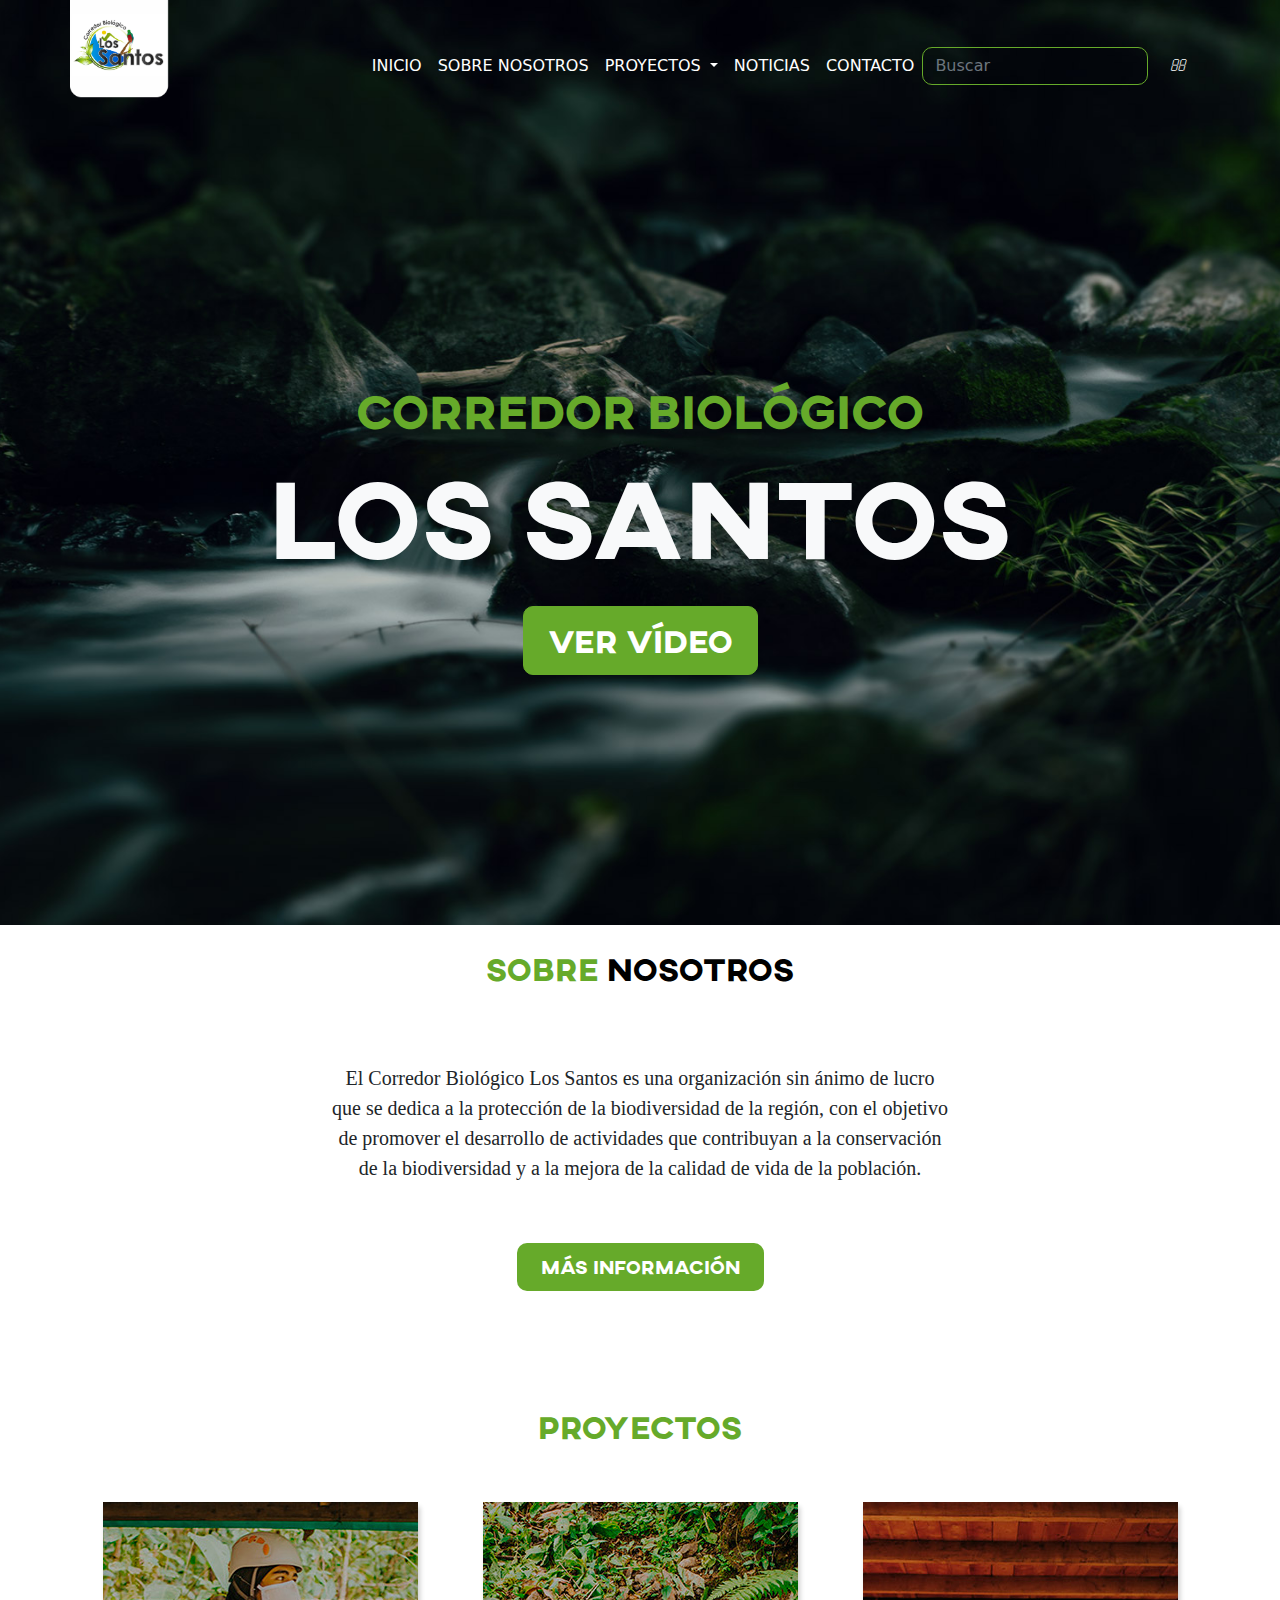
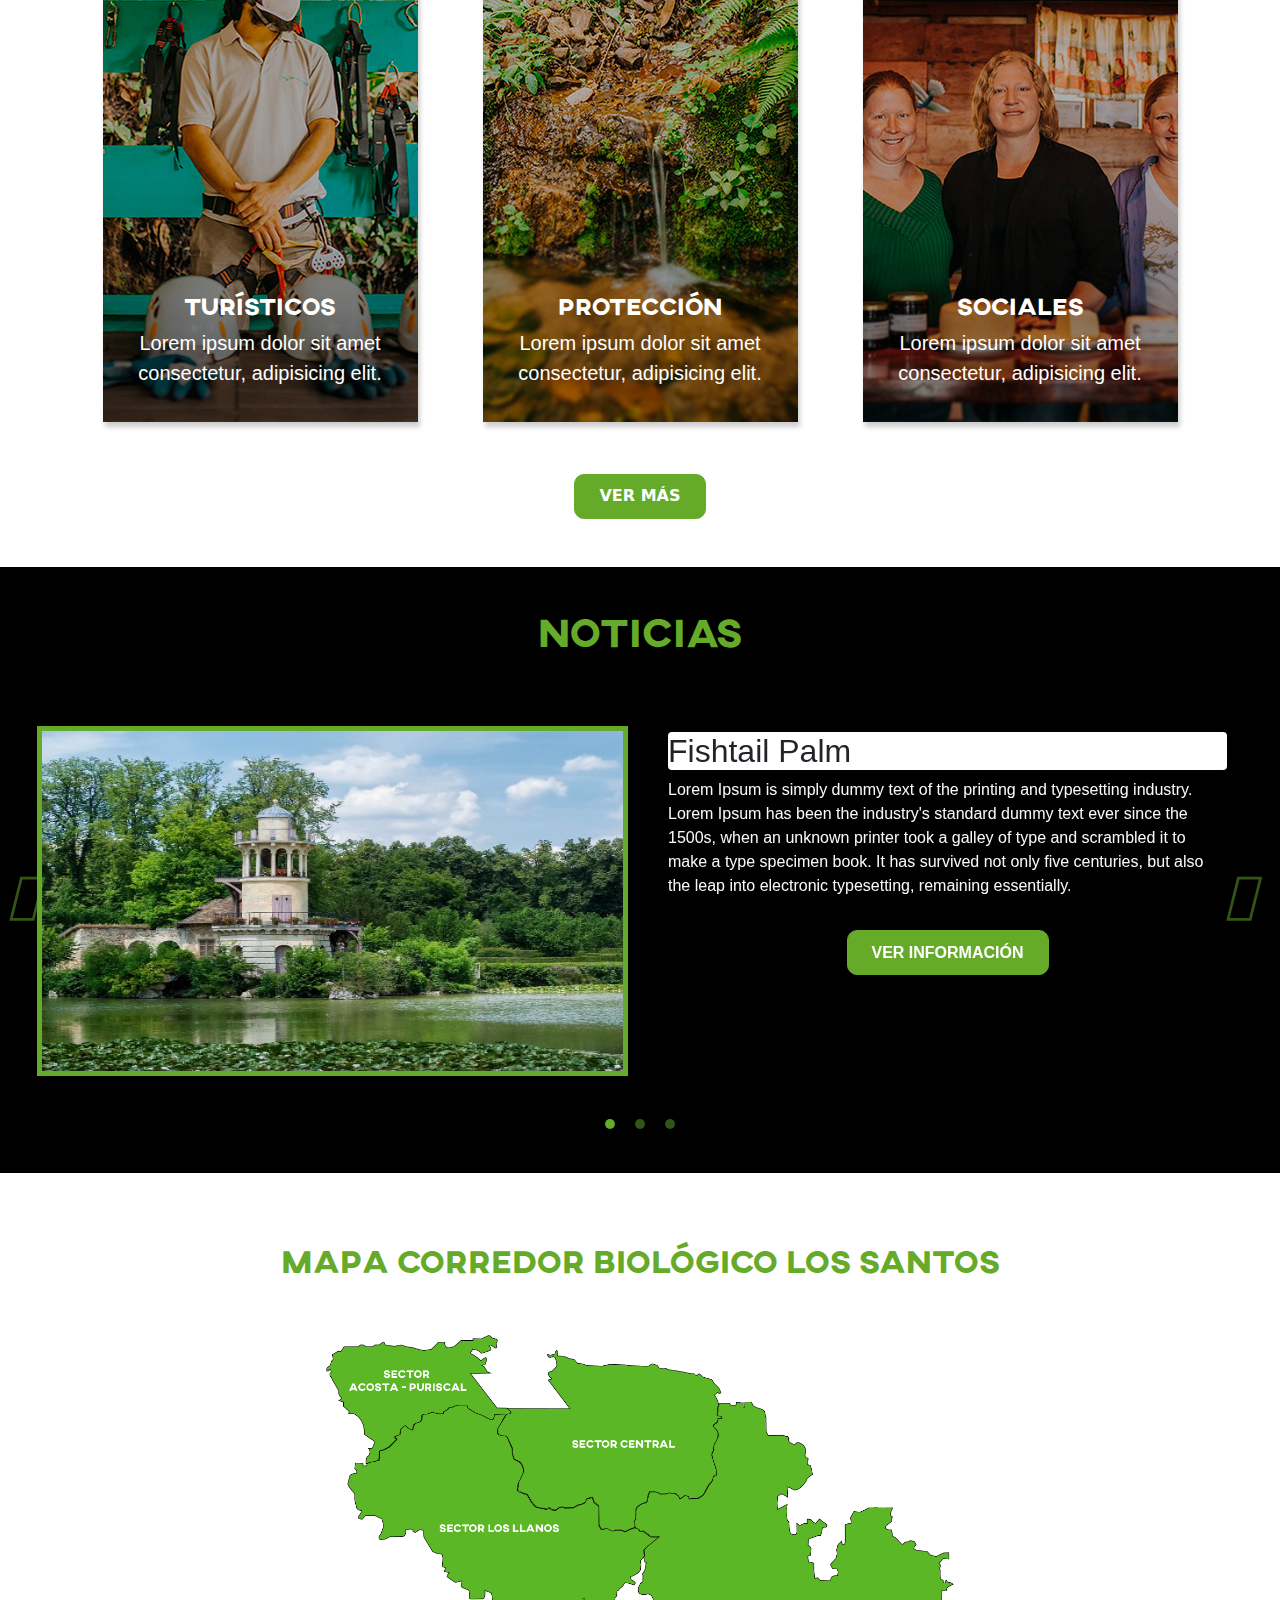
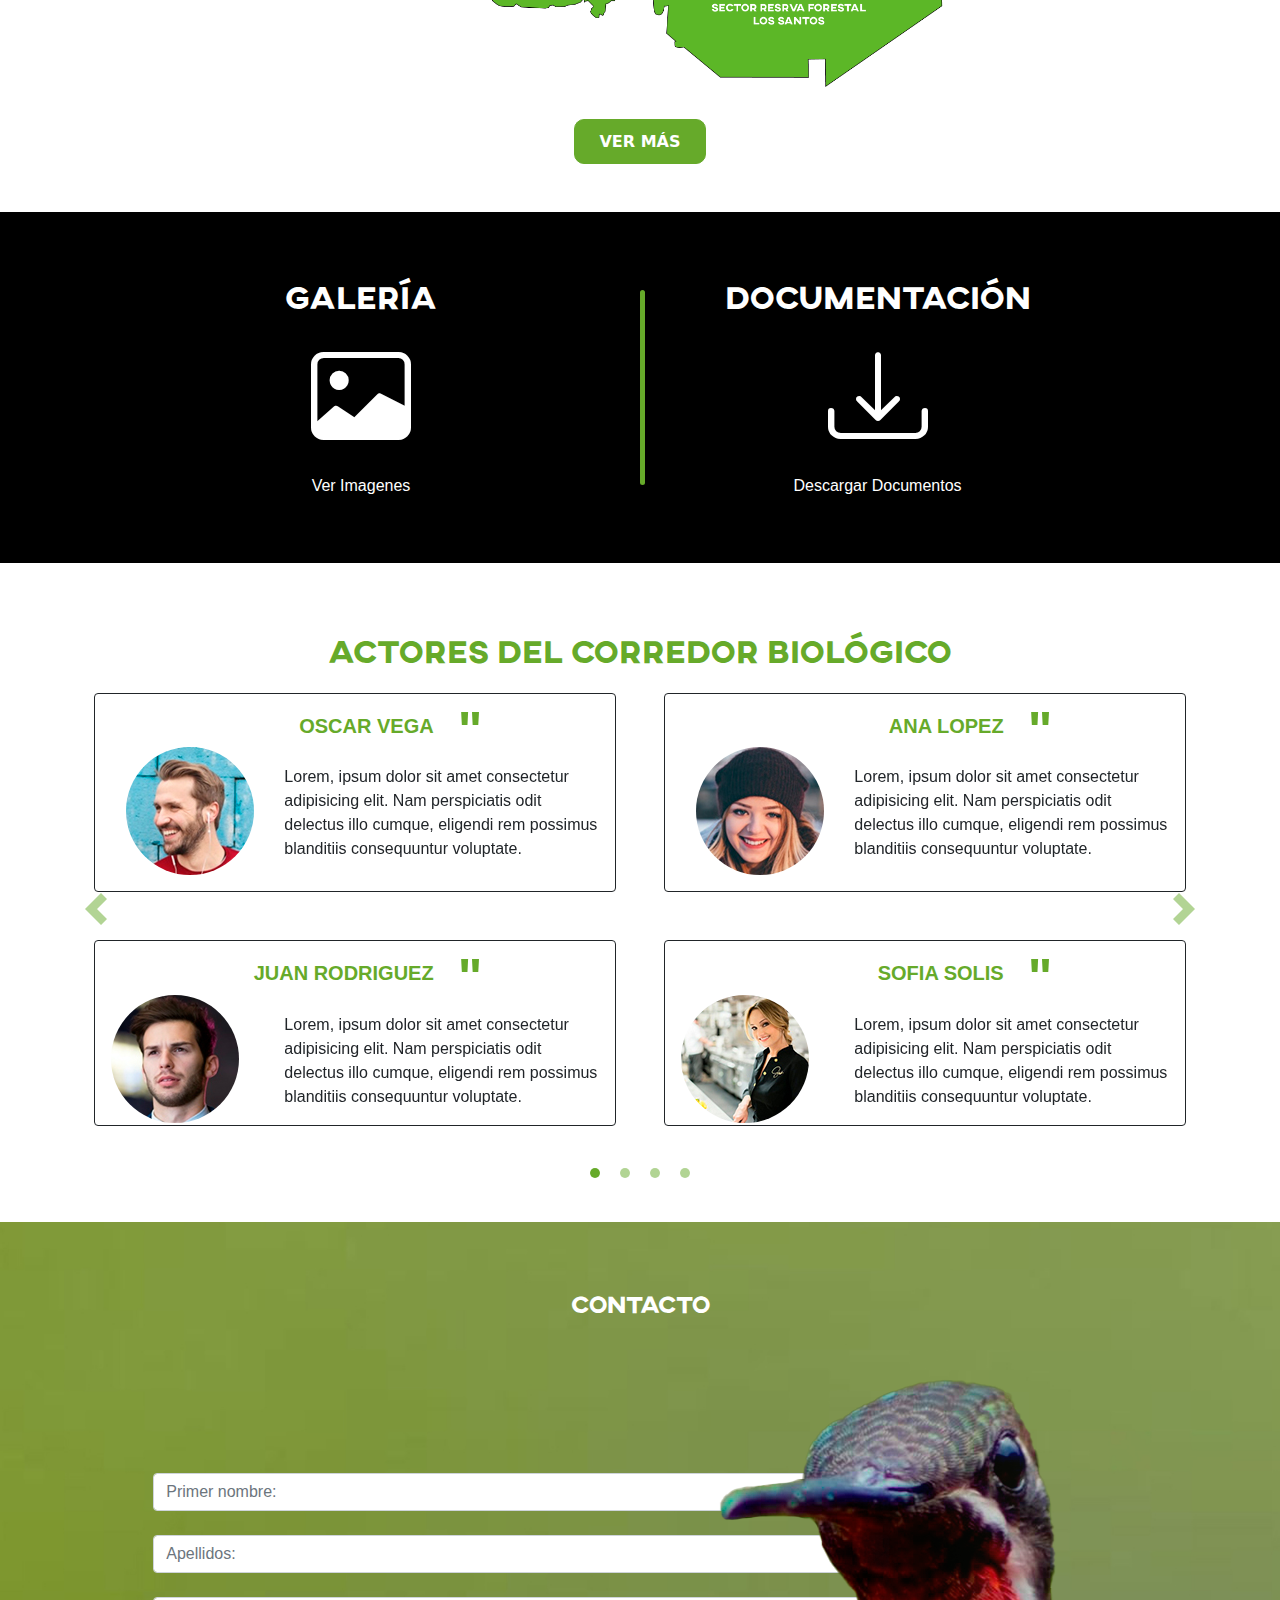
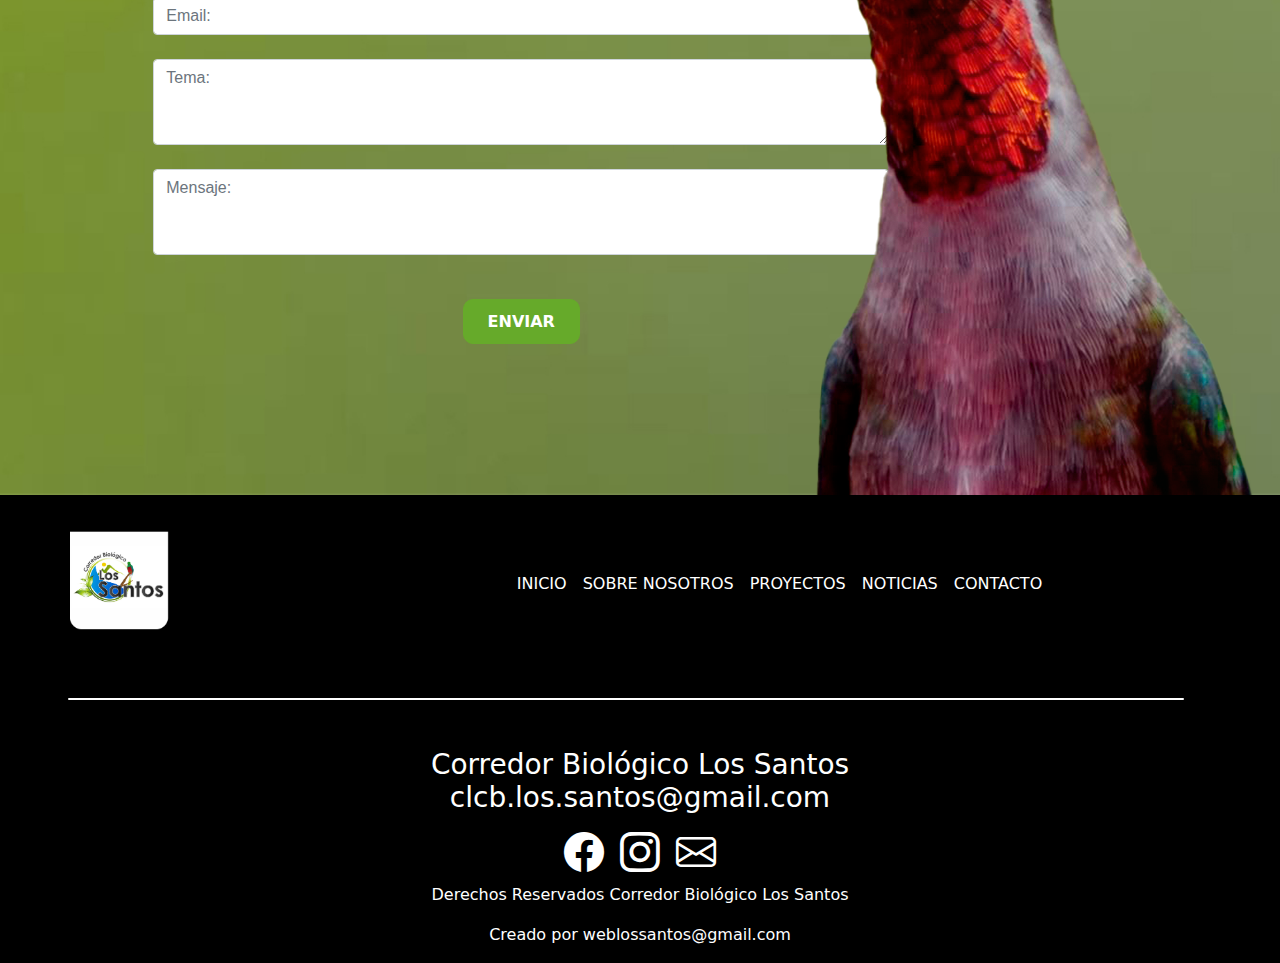
<file: index.html>
<!DOCTYPE html>
<html lang="es">
<head>
  <meta charset="UTF-8">
  <meta http-equiv="X-UA-Compatible" content="IE=edge">
  <meta name="viewport" content="width=device-width, initial-scale=1.0">
  <title>Corredor Biologico Los Santos</title>
  <link rel="icon" type="image/x-icon" href="/img/logo.png">
  <!-- links Bootstrap -->
  <link rel="stylesheet" href="css/bootstrap.css">
  <link rel="stylesheet" href="https://maxcdn.bootstrapcdn.com/font-awesome/4.4.0/css/font-awesome.min.css">
  <link rel="stylesheet" href="https://cdn.jsdelivr.net/npm/bootstrap-icons@1.8.1/font/bootstrap-icons.css">
  <!-- links Fonawesomke -->
  <link rel="stylesheet" href="https://use.fontawesome.com/releases/v5.6.3/css/all.css"
    integrity="sha384-UHRtZLI+pbxtHCWp1t77Bi1L4ZtiqrqD80Kn4Z8NTSRyMA2Fd33n5dQ8lWUE00s/" crossorigin="anonymous">
  <!-- links CSS Style -->
  <link rel="stylesheet" href="css/style.css">
  
</head>
<body>
  <section id="home">
    <nav class="navbar navbar-expand-md navbar-dark">
      <div class="container">
        <a class="navbar-brand" href="#home" id="logo">
          <img src="img/logo.png" alt="" width="80px">
        </a>
        <button class="navbar-toggler" type="button" data-bs-toggle="collapse" data-bs-target="#navbarSupportedContent"
          aria-controls="navbarSupportedContent" aria-expanded="false" aria-label="Toggle navigation">
          <span class="navbar-toggler-icon"></span>
        </button>
        <div class="collapse navbar-collapse" id="navbarSupportedContent">
          <ul class="navbar-nav ms-auto mb-2 mb-lg-0" id="navbarh">
            <li class="nav-item">
              <a class="nav-link active font" aria-current="page" href="#home">INICIO</a>
            </li>
            <li class="nav-item">
              <a class="nav-link active font" href="#sobre-nosotros">SOBRE NOSOTROS</a>
            </li>
            <li class="nav-item dropdown">
              <a class="nav-link active font dropdown-toggle" href="#" id="navbarDropdown" role="button"
                data-bs-toggle="dropdown" aria-expanded="false">
                PROYECTOS
              </a>
              <ul class="dropdown-menu bg-transparent text-dark" aria-labelledby="navbarDropdown" id="navbarProyectos">
                <li><a class="dropdown-item fonts text-light" href="proyectos.html#proyectosTuristicos">TURISTICOS</a></li>
                <li><a class="dropdown-item fonts text-light" href="proyectos.html#proyectosProteccion">PROTECCIÓN</a></li>
                <li><a class="dropdown-item fonts text-light" href="proyectos.html#proyectosSociales">SOCIALES</a></li>
                <li>
                  <hr class="dropdown-divider text-light">
                </li>
                <li><a class="dropdown-item text-light fonts" href="proyectos.html#proyectosEducacion">EDUCACION</a></li>
              </ul>
            </li>
            <li class="nav-item">
              <a class="nav-link active font" href="#noticias">NOTICIAS</a>
            </li>
            <li class="nav-item">
              <a class="nav-link active font" href="#FormularioContacto">CONTACTO</a>
            </li>
          </ul>
          <form class="d-flex">
            <input class="form-control me-2 bg-transparent text-light" type="search" placeholder="Buscar" aria-label="Search"
              id="search">
            <a href="#" class="btn" type="submit" id="lupa"><i class="fas fa-search"></i></a>
          </form>
        </div>
      </div>
    </nav>
    <div class="container-fluid">
      <div class="row text-center align-items-center text-light" id="corredor">
        <div class="col">
          <h1>
            CORREDOR BIOLÓGICO
          </h1>
          <h2>
            LOS SANTOS
          </h2>
          <a href="#" class="btn" id="verVideo"><span>VER VÍDEO</span></a>
          <a href=""><i class="fa-thin fa-baguette"></i></a>
        </div>
      </div>
    </div>
  </section>
  <!-- Inicio de sobre Nosotros -->
  <section id="sobre-nosotros">
    <div class="container-fluid">
      <div class="row justify-content-center text-center">
        <div class="col-12 mt-4 mb-2">
          <h1 class="titulo">Sobre <span class="title-1"> Nosotros</span></h1>
        </div>
        <div class="col-10 col-sm-6">
          <p class="text-justify parrafocbls">
            El Corredor Biológico Los Santos es una organización sin ánimo de lucro que se dedica a la protección
            de la biodiversidad de la región, con el objetivo de promover el desarrollo de actividades que contribuyan
            a la conservación de la biodiversidad y a la mejora de la calidad de vida de la población.
          </p>
          <div class="container">
            <div class="row justify-content-center z-index-1 mt-5">
              <div id="box-text" class="p-0 col-10 col-md-6 col-lg-6 h-75 box-tex m-auto">
                <div class="row justify-content-center text-start">
                  <div class="col-12 col-md-12 p-auto">
                    
                    <p>Las especies necesitan espacios para sobrevivir, las personas requieren lugares para desarrollarse, la relación de estas zonas establece la dinámica del entorno y es ahí donde la conectividad de procesos se fragmenta o se fortifica. Desde su ratificación de gestión en el 2014, El Corredor Biológico Los Santos ha sido un espacio multidisciplinario donde trabajamos para diseñar soluciones y crear alternativas de desarrollo responsable con el ambiental y la sociedad, manteniendo claro el propósito que se establece con la dinámica entre el desarrollo sustentable y social. Nuestra Misión y Visión reflejan a las personas que trabajan juntas por un desarrollo lleno de oportunidades para la Naturaleza y la Humanidad. Formar parte del Corredor Biológico Los Santos es un estilo de vida que requerimos para cultivar el conocimiento.
                    </p>
                  </div>                  
                </div>
              </div>
            </div>
          </div>
          <!-- </p> -->
          <div class="col-12 col-md-12 mb-5">
            <button id="info" class="mas m-auto border-0">Más información</button>
          </div>
          <div class="col-12">
            <i class="bi bi-x-circle mark" id="mark"></i>
          </div>
        </div>
      </div>
    </div>
  </section>
  <!-- Final de Sobre Nosotros -->
  <!-- Inicio de Proyectos -->
  <div id="proyectos" class="bg-white">
    <div class="container mt-5 mb-5">
      <div class="row">
        <div id="tituloProyecto" class="col-12">
          <h2>Proyectos</h2>
        </div>
      </div>
      <div class="row mt-5" id="proyectosh">
        <div class="col-12 col-sm-6 col-md-6 col-lg-4  col-xl-4  d-flex justify-content-center">
          <div class="fotob" style="background-image: url('img/matute.jpg')">
            <div class="textos">
              <h3>TURÍSTICOS</h3>
              <p>Lorem ipsum dolor sit amet consectetur, adipisicing elit.</p>
            </div>
          </div>
        </div>
        <div class="col-12 col-sm-6 col-lg-4 col-xl-4  d-flex justify-content-center">
          <div class="fotob" style="background-image: url('img/proteccion.jpg')">
            <div class="textos">
              <h3>PROTECCIÓN</h3>
              <p>Lorem ipsum dolor sit amet consectetur, adipisicing elit.</p>
            </div>
          </div>
        </div>
        <div class="col-12 col-sm-12 col-md-12 col-lg-4 col-xl-4  d-flex justify-content-center">
          <div class="fotob" style="background-image: url('img/agropecuario.jpg')">
            <div class="textos">
              <h3>SOCIALES</h3>
              <p>Lorem ipsum dolor sit amet consectetur, adipisicing elit.</p>
            </div>
          </div>
        </div>
      </div>
      <div class="row text-center mt-3">
        <div class="col-12">
          <a href="proyectos.html" id="boton">
            <button class="btn  btn-lg fw-bold" id="botonMenu">VER MÁS</button>
          </a>
        </div>
      </div>
    </div>
  </div>
  <!-- Final Proyectos -->
  <!--Seccion Noticias Inicio-->
  <section id="noticias" class="" style="background-color: #000">
        <div class="container-fluid pt-3 pb-5" style="background-color: #000">
            <div id="tituloProyecto">
              <p class="text-center h1  p-1 ">Noticias</p>
            </div>
            <div class="container-fluid py-5" style="background-color: #000"> 
              <div id="carouselExampleIndicators" class="carousel slide" data-bs-ride="carousel">
                <div class="carousel-indicators">
                  <button type="button" data-bs-target="#carouselExampleIndicators" data-bs-slide-to="0" class="active" aria-current="true" aria-label="Slide 1"></button>
                  <button type="button" data-bs-target="#carouselExampleIndicators" data-bs-slide-to="1" aria-label="Slide 2"></button>
                  <button type="button" data-bs-target="#carouselExampleIndicators" data-bs-slide-to="2" aria-label="Slide 3"></button>
                </div>
                <div class="carousel-inner">
                  <div class="carousel-item active">
                  <div class="card container-fluid" style="background-color: #000">
                    <div class="row">
                      <div class="col-12 col-sm-6 ">
                        <img src="img/img1.jpg" alt="" class="img-fluid d-block ms-auto imgslider" id="">
                      </div>
                      <div class="col-12 col-sm-6">
                        <div class="card-body textoderecho">
                          <h2 class="card-title text-dark bg-white rounded">Fishtail Palm</h2>
                          <p class="text-light">Lorem Ipsum is simply dummy text of the printing and typesetting industry. 
                            Lorem Ipsum has been the industry's standard dummy text ever since the 1500s, when an unknown printer 
                            took a galley of type and scrambled it to make a type specimen book. It has survived not only five centuries, 
                            but also the leap into electronic typesetting, remaining essentially.</p>  
                            <div class="mt-3 text-center">
                              <a href="Noticias.html#noticia1" id="boton">
                                <button class="btn btn-lg fw-bold" id="botonMenu">VER INFORMACIÓN</button>
                              </a>
                            </div> 
                        </div>
                      </div>
                    </div>
                  </div>
                  </div>
                  <div class="carousel-item">
                    <div class="card container-fluid" style="background-color: #000">
                      <div class="row ">
                        <div class="col-12 col-sm-6 ">
                          <img src="img/img2.jpg" alt="" class="img-fluid d-block  ms-auto  imgslider" id="" >
                        </div>
                        <div class="col-12 col-sm-6">
                          <div class="card-body  textoderecho"> <!--me-xl-5-->
                            <h2 class="card-title text-dark bg-white rounded">Fishtail Palm</h2>
                            <p class="text-light">Lorem Ipsum is simply dummy text of the printing and typesetting industry. 
                              Lorem Ipsum has been the industry's standard dummy text ever since the 1500s, when an unknown printer 
                              took a galley of type and scrambled it to make a type specimen book. It has survived not only five centuries, 
                              but also the leap into electronic typesetting, remaining essentially.</p>  
                              <div class="mt-3 text-center">
                                <a href="Noticias.html#noticia2" id="boton">
                                  <button class="btn btn-lg fw-bold" id="botonMenu">VER INFORMACIÓN</button>
                                </a>
                              </div> 
                          </div>
                        </div>
                      </div>
                    </div>
                  </div>
                  <div class="carousel-item">
                    <div class="card container-fluid" style="background-color: #000">
                      <div class="row">
                        <div class="col-12 col-sm-6">
                          <img src="img/img3.jpg" alt=""  class="img-fluid d-block  ms-auto imgslider">
                        </div>
                        <div class="col-12 col-sm-6">
                          <div class="card-body textoderecho">
                            <h2 class="card-title text-dark bg-white rounded">Fishtail Palm</h2>
                            <p class="text-light">Lorem Ipsum is simply dummy text of the printing and typesetting industry. 
                              Lorem Ipsum has been the industry's standard dummy text ever since the 1500s, when an unknown printer 
                              took a galley of type and scrambled it to make a type specimen book. It has survived not only five centuries, 
                              but also the leap into electronic typesetting, remaining essentially.</p>  
                              <div class="mt-3 text-center">
                                <a href="Noticias.html#noticia3" id="boton">
                                  <button class="btn btn-lg fw-bold" id="botonMenu">VER INFORMACIÓN</button>
                                </a>
                              </div> 
                          </div>
                        </div>
                      </div>
                    </div>
                  </div>
                </div>
                <button class="carousel-control-prev  justify-content-start" type="button" data-bs-target="#carouselExampleIndicators" data-bs-slide="prev">
                  <span class=""><i class="fas fa-angle-left flechacolor"></i></span>
                  <span class="visually-hidden " >Previous</span>
                </button>
                <button class="carousel-control-next justify-content-end" type="button" data-bs-target="#carouselExampleIndicators" data-bs-slide="next">
                  <span class=""><i class="fas fa-angle-right flechacolor"></i></span>
                  <span class="visually-hidden">Next</span>
                </button>
            </div>
            </div>
        </div>
  </section>
  <!-- FIN DE NOTICIAS -->
  <!-- Inicio Mapas -->
  <div class="bg-white" id="mapas">
  <div class="container-fluid mt-5 mb-5">
    <div class="row mt-5 mb-5">
      <div id="tituloProyecto" class="col-12">
        <h2>Mapa corredor biológico los santos</h2>
      </div>
    </div>
    <div class="row d-flex justify content center" id="mapa">
      <div class="col d-flex justify-content-center">
        <img class="w-50" src="mapas/mapa.png" alt="" class="mw-100">
      </div>
    </div>
    <div class="row text-center mt-3 mb-5">
      <div class="col-12">
        <a href="mapas.html" id="boton">
          <button class="btn  btn-lg fw-bold" id="botonMenu">VER MÁS</button>
        </a>
      </div>
    </div>
  </div>
</div>
<!-- Final Mapas -->
  <!-- seccion Galería y Doc -->
  <section class="SeccionGaleYDoc">
    <div class="container overflow-hidden text-center">
    <div class="row g-0 mt-5 mb-5">
        <div class="col-sm-6 col-md-6">
        <div class="card SeccionGaleYDoc">
            <div class="card-body">
            <h5 class="card-title fs-2 fontSizeGYD">GALERÍA</h5>
            <div class="text-center">
                <p class="card-text circulo mx-auto">
                <a href="galeria.html" class="linkGYD">
                    <i class="bi bi-image icono"></i>
                </a>
                </p>
            </div>
            <a href="galeria.html" class="linkGYD">Ver Imagenes</a>
            </div>
        </div>
        </div>
        <div class="vr d-none d-md-block rounded lineaGYD"></div>
        <div class="col-sm-6 col-md-5">
        <div class="card SeccionGaleYDoc">
            <div class="card-body">
            <h5 class="card-title fs-2 fontSizeGYD">DOCUMENTACIÓN</h5>
            <div class="text-center">
                <p class="card-text circulo mx-auto">
                <a href="documentos.html" target="" class="linkGYD">
                    <i class="bi bi-download icono"></i>
                </a>
                </p>
            </div>
            <a href="documentos.html" target="" class="linkGYD">Descargar
                Documentos</a>
            </div>
        </div>
        </div>
    </div>
    </div>
  </section>
  <!-- Fin Seccion Galeria y Doc -->
  <!-- Inicio Actores - Comentarios -->
  <div id="actores" class="mt-5 mb-5">
    <div class="container pb-5">
        <div class="row">
            <div id="tituloProyecto" class="col-12 mb-3">
                <h2>ACTORES DEL CORREDOR BIOLÓGICO</h2>
            </div>
        </div>
  <div class="container-fluid">
    <div id="carouselExampleIndicators2" class="carousel slide" data-bs-ride="carousel">
        <div class="carousel-indicators">
        <button type="button" data-bs-target="#carouselExampleIndicators2" data-bs-slide-to="0" class="active" aria-current="true" aria-label="Slide 1"></button>
        <button type="button" data-bs-target="#carouselExampleIndicators2" data-bs-slide-to="1" aria-label="Slide 2"></button>
        <button type="button" data-bs-target="#carouselExampleIndicators2" data-bs-slide-to="2" aria-label="Slide 3"></button>
        <button type="button" data-bs-target="#carouselExampleIndicators2" data-bs-slide-to="3" aria-label="Slide 4"></button>
        </div>
        <div class="carousel-inner">
        <div class="carousel-item active">
            <div class="row g-2 g-sm-5">
                <div class="col-12 col-sm-6">
                    <div class="card d-none d-sm-flex bg-white text-dark border-dark">
                        <div class="row">
                            <div class="col-8 text-end">
                                <h3 id="NombreComentario">OSCAR VEGA</h3>
                            </div>
                            <div class="col-4 text-sm-start">
                                <h1 id="ComillasComentario">"</h1>
                            </div>
                        </div>
                        <div class="row g-0 pb-0">
                            <div class="col-sm-4 ps-3 pb-3 text-center">
                                <img src="img/pic-1.jpg" alt="" class="w-100" id="imgComentario">
                            </div>
                            <div class="col-sm-8">
                                <div class="card-body">
                                    <p id="parComentario" class="card-text">Lorem, ipsum dolor sit amet consectetur adipisicing elit. Nam perspiciatis odit delectus illo cumque, eligendi rem possimus blanditiis consequuntur voluptate.</p>
                                </div>
                            </div>
                        </div>
                    </div>
                    <div class="row justify-content-center">
                      <div class="col-10 text-center">
                        <div class="row">
                          <div class="card d-sm-none bg-white text-dark border-dark">
                            <div class="text-center">
                                <h3 id="NombreComentario">OSCAR VEGA</h3>
                            </div>
                            <div class="mt-3 mb-3 text-center">
                              <img src="img/pic-1.jpg" alt="" class="w-100" id="imgComentario">
                            </div>
                            <div class="card-body">
                              <p id="parComentario" class="card-text text-center">Lorem, ipsum dolor sit amet consectetur adipisicing elit. Nam perspiciatis odit delectus illo cumque, eligendi rem possimus blanditiis consequuntur voluptate.</p>
                            </div>
                          </div>
                        </div>
                      </div>
                    </div>
                </div>
                <div class="col-12 col-sm-6">
                    <div class="card d-none d-sm-flex bg-white text-dark border-dark">
                        <div class="row">
                            <div class="col-8 text-end">
                                <h3 id="NombreComentario">ANA LOPEZ</h3>
                            </div>
                            <div class="col-4 text-sm-start">
                                <h1 id="ComillasComentario">"</h1>
                            </div>
                        </div>
                        <div class="row g-0 pb-0">
                            <div class="col-8 col-sm-4 ps-3 pb-3 text-center">
                                <img src="img/pic-2.jpg" alt="" class="w-100" id="imgComentario">
                            </div>
                            <div class="col-sm-8">
                                <div class="card-body">
                                    <p id="parComentario"  class="card-text">Lorem, ipsum dolor sit amet consectetur adipisicing elit. Nam perspiciatis odit delectus illo cumque, eligendi rem possimus blanditiis consequuntur voluptate.</p>
                                </div>
                            </div>
                        </div>
                    </div>
                </div>
                <div class="col-12 col-sm-6 col-xl-6 d-none d-sm-flex">
                    <div class="card bg-white text-dark border-dark">
                        <div class="row">
                            <div class="col-8 text-end">
                                <h3 id="NombreComentario">JUAN RODRIGUEZ</h3>
                            </div>
                            <div class="col-4 text-start">
                                <h1 id="ComillasComentario">"</h1>
                            </div>
                        </div>
                        <div class="row g-0 pb-0">
                            <div class="col-4 ps-3">
                                <img src="img/pic-3.jpg" alt="" class="w-100" id="imgComentario">
                            </div>
                            <div class="col-8">
                                <div class="card-body">
                                    <p id="parComentario" class="card-text">Lorem, ipsum dolor sit amet consectetur adipisicing elit. Nam perspiciatis odit delectus illo cumque, eligendi rem possimus blanditiis consequuntur voluptate.</p>
                                </div>
                            </div>
                        </div>
                    </div>
                </div>
                <div class="col-12 col-sm-6 col-xl-6 d-none d-sm-flex">
                    <div class="card bg-white text-dark border-dark">
                        <div class="row">
                            <div class="col-8 text-end">
                                <h3 id="NombreComentario">SOFIA SOLIS</h3>
                            </div>
                            <div class="col-4 text-start">
                                <h1 id="ComillasComentario">"</h1>
                            </div>
                        </div>
                        <div class="row g-0 pb-0">
                            <div class="col-4 ps-3">
                                <img src="img/3.jpg" alt="" class="w-100" id="imgComentario">
                            </div>
                            <div class="col-8">
                                <div class="card-body">
                                    <p id="parComentario" class="card-text">Lorem, ipsum dolor sit amet consectetur adipisicing elit. Nam perspiciatis odit delectus illo cumque, eligendi rem possimus blanditiis consequuntur voluptate.</p>
                                </div>
                            </div>
                        </div>
                    </div>
                </div>
            </div>
        </div>
        <div class="carousel-item">
            <div class="row g-2 g-sm-5">
                <div class="col-12 col-sm-6">
                    <div class="card d-none d-sm-flex bg-white text-dark border-dark">
                        <div class="row">
                            <div class="col-8 text-end">
                                <h3 id="NombreComentario">PABLO GARCIA</h3>
                            </div>
                            <div class="col-4 text-center text-sm-start">
                                <h1 id="ComillasComentario">"</h1>
                            </div>
                        </div>
                        <div class="row g-0 pb-0">
                            <div class="col-sm-4 ps-3 pb-3 text-center">
                                <img src="img/5.jpg" alt="" class="w-100" id="imgComentario">
                            </div>
                            <div class="col-sm-8">
                                <div class="card-body">
                                    <p id="parComentario" class="card-text">Lorem, ipsum dolor sit amet consectetur adipisicing elit. Nam perspiciatis odit delectus illo cumque, eligendi rem possimus blanditiis consequuntur voluptate.</p>
                                </div>
                            </div>
                        </div>
                    </div>
                    <div class="row justify-content-center">
                      <div class="col-8 text-center">
                        <div class="row">
                          <div class="card d-sm-none bg-white text-dark border-dark">
                            <div class="col-12 text-center">
                              <h3 id="NombreComentario">PABLO GARCIA</h3>
                            </div>
                            <div class="col-12 mt-3 mb-3 text-center">
                              <img src="img/5.jpg" alt="" class="w-100" id="imgComentario">
                            </div>
                            <div class="card-body">
                              <p id="parComentario" class="card-text text-center">Lorem, ipsum dolor sit amet consectetur adipisicing elit. Nam perspiciatis odit delectus illo cumque, eligendi rem possimus blanditiis consequuntur voluptate.</p>
                            </div>
                        </div>
                        </div>
                      </div>
                    </div>
                </div>
                <div class="col-12 col-sm-6">
                    <div class="card d-none d-sm-flex bg-white text-dark border-dark">
                        <div class="row">
                            <div class="col-8 text-end">
                                <h3 id="NombreComentario">MARIA JIMENEZ</h3>
                            </div>
                            <div class="col-4 text-start">
                                <h1 id="ComillasComentario">"</h1>
                            </div>
                        </div>
                        <div class="row g-0 pb-0">
                            <div class="col-8 col-sm-4 ps-3 pb-3 text-center">
                                <img src="img/4.jpg" alt="" class="w-100" id="imgComentario">
                            </div>
                            <div class="col-sm-8">
                                <div class="card-body">
                                    <p id="parComentario"  class="card-text">Lorem, ipsum dolor sit amet consectetur adipisicing elit. Nam perspiciatis odit delectus illo cumque, eligendi rem possimus blanditiis consequuntur voluptate.</p>
                                </div>
                            </div>
                        </div>
                    </div>
                </div>
                <div class="col-12 col-sm-6 col-xl-6 d-none d-sm-flex">
                    <div class="card bg-white text-dark border-dark">
                        <div class="row">
                            <div class="col-8 text-end">
                                <h3 id="NombreComentario">CARLOS ZUÑIGA</h3>
                            </div>
                            <div class="col-4 text-start">
                                <h1 id="ComillasComentario">"</h1>
                            </div>
                        </div>
                        <div class="row g-0 pb-0">
                            <div class="col-4 ps-3">
                                <img src="img/fotoA.jpg" alt="" class="w-100" id="imgComentario">
                            </div>
                            <div class="col-8">
                                <div class="card-body">
                                    <p id="parComentario" class="card-text">Lorem, ipsum dolor sit amet consectetur adipisicing elit. Nam perspiciatis odit delectus illo cumque, eligendi rem possimus blanditiis consequuntur voluptate.</p>
                                </div>
                            </div>
                        </div>
                    </div>
                </div>
                <div class="col-12 col-sm-6 col-xl-6 d-none d-sm-flex">
                    <div class="card bg-white text-dark border-dark">
                        <div class="row">
                            <div class="col-8 text-end">
                                <h3 id="NombreComentario">NATALIA CRUZ</h3>
                            </div>
                            <div class="col-4 text-start">
                                <h1 id="ComillasComentario">"</h1>
                            </div>
                        </div>
                        <div class="row g-0 pb-0">
                            <div class="col-4 ps-3">
                                <img src="img/6.jpg" alt="" class="w-100" id="imgComentario">
                            </div>
                            <div class="col-8">
                                <div class="card-body">
                                    <p id="parComentario" class="card-text">Lorem, ipsum dolor sit amet consectetur adipisicing elit. Nam perspiciatis odit delectus illo cumque, eligendi rem possimus blanditiis consequuntur voluptate.</p>
                                </div>
                            </div>
                        </div>
                    </div>
                </div>
            </div>
        </div>
        <div class="carousel-item">
            <div class="row g-2 g-sm-5">
                <div class="col-12 col-sm-6">
                    <div class="card d-none d-sm-flex bg-white text-dark border-dark">
                        <div class="row">
                            <div class="col-8 text-end">
                                <h3 id="NombreComentario">ANDRES RETANA</h3>
                            </div>
                            <div class="col-4 text-sm-start">
                                <h1 id="ComillasComentario">"</h1>
                            </div>
                        </div>
                        <div class="row g-0 pb-0">
                            <div class="col-sm-4 ps-3 pb-3 text-center">
                                <img src="img/7.jpg" alt="" class="w-100" id="imgComentario">
                            </div>
                            <div class="col-sm-8">
                                <div class="card-body">
                                    <p id="parComentario" class="card-text">Lorem, ipsum dolor sit amet consectetur adipisicing elit. Nam perspiciatis odit delectus illo cumque, eligendi rem possimus blanditiis consequuntur voluptate.</p>
                                </div>
                            </div>
                        </div>
                    </div>
                    <div class="row justify-content-center">
                      <div class="col-8 text-center">
                        <div class="row">
                          <div class="card d-sm-none bg-white text-dark border-dark">
                            <div class="text-center">
                                <h3 id="NombreComentario">ANDRES RETANA</h3>
                            </div>
                            <div class="mt-3 mb-3 text-center">
                              <img src="img/7.jpg" alt="" class="w-100" id="imgComentario">
                          </div>
                          <div class="card-body">
                            <p id="parComentario" class="card-text text-center">Lorem, ipsum dolor sit amet consectetur adipisicing elit. Nam perspiciatis odit delectus illo cumque, eligendi rem possimus blanditiis consequuntur voluptate.</p>
                          </div>
                        </div>
                        </div>
                    </div>
                    </div>
                </div>
                <div class="col-12 col-sm-6">
                    <div class="card d-none d-sm-flex bg-white text-dark border-dark">
                        <div class="row">
                            <div class="col-8 text-end">
                                <h3 id="NombreComentario">LISA SMITH</h3>
                            </div>
                            <div class="col-4 text-sm-start">
                                <h1 id="ComillasComentario">"</h1>
                            </div>
                        </div>
                        <div class="row g-0 pb-0">
                            <div class="col-8 col-sm-4 ps-3 pb-3 text-center">
                                <img src="img/8.jpg" alt="" class="w-100" id="imgComentario">
                            </div>
                            <div class="col-sm-8">
                                <div class="card-body">
                                    <p id="parComentario"  class="card-text">Lorem, ipsum dolor sit amet consectetur adipisicing elit. Nam perspiciatis odit delectus illo cumque, eligendi rem possimus blanditiis consequuntur voluptate.</p>
                                </div>
                            </div>
                        </div>
                    </div>
                </div>
                <div class="col-12 col-sm-6 col-xl-6 d-none d-sm-flex">
                    <div class="card bg-white text-dark border-dark">
                        <div class="row">
                            <div class="col-8 text-end">
                                <h3 id="NombreComentario">MAURICIO BLANCO</h3>
                            </div>
                            <div class="col-4 text-start">
                                <h1 id="ComillasComentario">"</h1>
                            </div>
                        </div>
                        <div class="row g-0 pb-0">
                            <div class="col-4 ps-3">
                                <img src="img/9.jpg" alt="" class="w-100" id="imgComentario">
                            </div>
                            <div class="col-8">
                                <div class="card-body">
                                    <p id="parComentario" class="card-text">Lorem, ipsum dolor sit amet consectetur adipisicing elit. Nam perspiciatis odit delectus illo cumque, eligendi rem possimus blanditiis consequuntur voluptate.</p>
                                </div>
                            </div>
                        </div>
                    </div>
                </div>
                <div class="col-12 col-sm-6 col-xl-6 d-none d-sm-flex">
                    <div class="card bg-white text-dark border-dark">
                        <div class="row">
                            <div class="col-8 text-end">
                                <h3 id="NombreComentario">JESSICA MORA</h3>
                            </div>
                            <div class="col-4 text-start">
                                <h1 id="ComillasComentario">"</h1>
                            </div>
                        </div>
                        <div class="row g-0 pb-0">
                            <div class="col-4 ps-3">
                                <img src="img/10.jpg" alt="" class="w-100" id="imgComentario">
                            </div>
                            <div class="col-8">
                                <div class="card-body">
                                    <p id="parComentario" class="card-text">Lorem, ipsum dolor sit amet consectetur adipisicing elit. Nam perspiciatis odit delectus illo cumque, eligendi rem possimus blanditiis consequuntur voluptate.</p>
                                </div>
                            </div>
                        </div>
                    </div>
                </div>
            </div>
        </div>
        <div class="carousel-item">
            <div class="row g-2 g-sm-5">
                <div class="col-12 col-sm-6">
                    <div class="card d-none d-sm-flex bg-white text-dark border-dark">
                        <div class="row">
                            <div class="col-8 text-end">
                                <h3 id="NombreComentario">JORGE UMAÑA</h3>
                            </div>
                            <div class="col-4 text-start">
                                <h1 id="ComillasComentario">"</h1>
                            </div>
                        </div>
                        <div class="row g-0 pb-0">
                            <div class="col-sm-4 ps-3 pb-3 text-center">
                                <img src="img/11.jpg" alt="" class="w-100" id="imgComentario">
                            </div>
                            <div class="col-sm-8">
                                <div class="card-body">
                                    <p id="parComentario" class="card-text">Lorem, ipsum dolor sit amet consectetur adipisicing elit. Nam perspiciatis odit delectus illo cumque, eligendi rem possimus blanditiis consequuntur voluptate.</p>
                                </div>
                            </div>
                        </div>
                    </div>
                    <div class="row justify-content-center">
                      <div class="col-8 text-center">
                        <div class="row">
                          <div class="card d-sm-none bg-white text-dark border-dark">
                            <div class="text-center">
                                <h3 id="NombreComentario">JORGE UMAÑA</h3>
                            </div>
                            <div class="mt-3 mb-3 text-center">
                              <img src="img/11.jpg" alt="" class="w-100" id="imgComentario">
                          </div>
                          <div class="card-body">
                            <p id="parComentario" class="card-text text-center">Lorem, ipsum dolor sit amet consectetur adipisicing elit. Nam perspiciatis odit delectus illo cumque, eligendi rem possimus blanditiis consequuntur voluptate.</p>
                          </div>
                        </div>
                        </div>
                    </div>
                    </div>
                </div>
                <div class="col-12 col-sm-6">
                    <div class="card d-none d-sm-flex bg-white text-dark border-dark">
                        <div class="row">
                            <div class="col-8 text-end">
                                <h3 id="NombreComentario">LUCIA CORDERO</h3>
                            </div>
                            <div class="col-4 text-sm-start">
                                <h1 id="ComillasComentario">"</h1>
                            </div>
                        </div>
                        <div class="row g-0 pb-0">
                            <div class="col-8 col-sm-4 ps-3 pb-3 text-center">
                                <img src="img/12.jpg" alt="" class="w-100" id="imgComentario">
                            </div>
                            <div class="col-sm-8">
                                <div class="card-body">
                                    <p id="parComentario"  class="card-text">Lorem, ipsum dolor sit amet consectetur adipisicing elit. Nam perspiciatis odit delectus illo cumque, eligendi rem possimus blanditiis consequuntur voluptate.</p>
                                </div>
                            </div>
                        </div>
                    </div>
                </div>
                <div class="col-12 col-sm-6 col-xl-6 d-none d-sm-flex">
                    <div class="card bg-white text-dark border-dark">
                        <div class="row">
                            <div class="col-8 text-end">
                                <h3 id="NombreComentario">LUIS MONGE</h3>
                            </div>
                            <div class="col-4 text-start">
                                <h1 id="ComillasComentario">"</h1>
                            </div>
                        </div>
                        <div class="row g-0 pb-0">
                            <div class="col-4 ps-3">
                                <img src="img/13.jpg" alt="" class="w-100" id="imgComentario">
                            </div>
                            <div class="col-8">
                                <div class="card-body">
                                    <p id="parComentario" class="card-text">Lorem, ipsum dolor sit amet consectetur adipisicing elit. Nam perspiciatis odit delectus illo cumque, eligendi rem possimus blanditiis consequuntur voluptate.</p>
                                </div>
                            </div>
                        </div>
                    </div>
                </div>
                <div class="col-12 col-sm-6 col-xl-6 d-none d-sm-flex">
                    <div class="card bg-white text-dark border-dark">
                        <div class="row">
                            <div class="col-8 text-end">
                                <h3 id="NombreComentario">ALEJANDRA ROJAS</h3>
                            </div>
                            <div class="col-4 text-sm-start">
                                <h1 id="ComillasComentario">"</h1>
                            </div>
                        </div>
                        <div class="row g-0 pb-0">
                            <div class="col-4 ps-3">
                                <img src="img/14.jpg" alt="" class="w-100" id="imgComentario">
                            </div>
                            <div class="col-8">
                                <div class="card-body">
                                    <p id="parComentario" class="card-text">Lorem, ipsum dolor sit amet consectetur adipisicing elit. Nam perspiciatis odit delectus illo cumque, eligendi rem possimus blanditiis consequuntur voluptate.</p>
                                </div>
                            </div>
                        </div>
                    </div>
                </div>
            </div>
        </div>
        </div>
        <button class="carousel-control-prev justify-content-start d-grid" type="button" data-bs-target="#carouselExampleIndicators2" data-bs-slide="prev">
        <span class="carousel-control-prev-icon" aria-hidden="true"></span>
        <span class="visually-hidden">Previous</span>
        </button>
        <button class="carousel-control-next justify-content-end d-grid" type="button"   data-bs-target="#carouselExampleIndicators2" data-bs-slide="next">
        <span class="carousel-control-next-icon" aria-hidden="true"></span>
        <span class="visually-hidden">Next</span>
        </button>
    </div>
</div>
</div>
  </div>
  <!-- Final de Actores - Comentarios -->
  <!-- Inicio Formulario -->
  <section class="contact overflow-hidden" id="FormularioContacto">
    <div class="container">
        <div class="row justify-content-center text-center" id="colibi">
            <h2 class="fw-bold text-center py-5" id="tituloH2">Contacto</h2>
            <form action="enviar.php" method="post" class="col-10 m-auto col-sm-10 col-md-8 col-lg-7 col-xl-8 m-auto formulario">
                <div class="mb-4">
                    <input type="text" name="name" class="form-control" id="input1" required placeholder="Primer nombre:">
                </div>
                <div class="mb-4">
                    <input type="text" name="lastname" class="form-control" id="input2" required placeholder="Apellidos:">
                </div>
                <div class="mb-4">
                    <input type="text" name="mail" class="form-control" id="input3" required placeholder="Email:">
                </div>
                <div class="mb-4">
                    <textarea name="tema" class="form-control" id="Textarea1" rows="3" required placeholder="Tema:"></textarea>
                </div>
                <div class="mb-4">
                <textarea name="message" class="form-control" id="Textarea2" rows="3" required placeholder="Mensaje:"></textarea>

                </div>
                <div class="row text-center p-md-1 mt-4 mb-5">
                    <div class="col-12">
                    <a href="#" id="boton">
                            <button type="submit" class="btn  btn-lg fw-bold"   id="botonEnviar">ENVIAR</button>
                        </a>
                    </div>
                </div>
            </form>
            <div class="col-6 col-sm-2 m-auto col-md-2 col-lg-1 col-xl-1 colibrie">
                <img src="img/colibrí-3.png" alt="" class="colibrie-img">
            </div>
        </div>
    </div>
</section>
  <!-- Fin Formulario -->
  <!-- Inicio Footer -->
  <section class="SeccionFoother">
    <div class="container text-center">
      <header class="d-flex flex-wrap align-items-center justify-content-center justify-content-md-between py-4 mb-4">
        <a href="#" class="d-flex align-items-center col-md-3 mb-2 mb-md-0 text-decoration-none">
          <img src="img/logo.png" alt="" id="logo" class="mt-4"  width="80px">
        </a>
        <ul class="nav col-12 col-md-auto mb-2 justify-content-center mb-md-0 mx-auto">
          <li><a href="#home" class="nav-link px-2 link-light textColorLinksFoother">INICIO</a></li>
          <li><a href="#sobre-nosotros" class="nav-link px-2 link-light textColorLinksFoother">SOBRE NOSOTROS</a></li>
          <li><a href="#proyectos" class="nav-link px-2 link-light textColorLinksFoother">PROYECTOS</a></li>
          <li><a href="#noticias" class="nav-link px-2 link-light textColorLinksFoother">NOTICIAS</a></li>
          <li><a href="#FormularioContacto" class="nav-link px-2 link-light textColorLinksFoother">CONTACTO</a></li>
        </ul>        
      </header>
      <div class="vr rounded lineaFooter w-100 mb-5"></div>
    </div>
    <div class="container">
      <div class="d-flex justify-content-center text-center">
        <p class="h3">Corredor Biológico Los Santos <br> clcb.los.santos@gmail.com</p>
      </div>
    </div>
    <div class="d-flex justify-content-center text-center ">
      <a href="https://www.facebook.com/CBLosSantos" class="textColorLinksFoother" target="_blank"
        rel="noopener noreferrer"><i class="bi bi-facebook fs-1 px-2"></i></a>
      <a href="https://www.instagram.com/cbls40/?utm_medium=copy_link" class="textColorLinksFoother" target="_blank"
        rel="noopener noreferrer"><i class="bi bi-instagram fs-1 px-2"></i></i></a>
      <a href="mailto:clcb.los.santos@gmail.com" class="textColorLinksFoother"><i
          class="bi bi-envelope fs-1 px-2"></i></a>
    </div>
    <div class="container">
      <div class="row text-center">
        <div class="col-12">
          <p>Derechos Reservados Corredor Biológico Los Santos</p>
        </div>
        <div class="col-12">
          <p>Creado por weblossantos@gmail.com</p>
        </div>
      </div>
    </div>
    </div>
  </section>
  <!-- Fin Footer -->
  <script src="js/bootstrap.bundle.js"></script>
  <script src="js/script.js"></script>
</body>

</html>
</file>
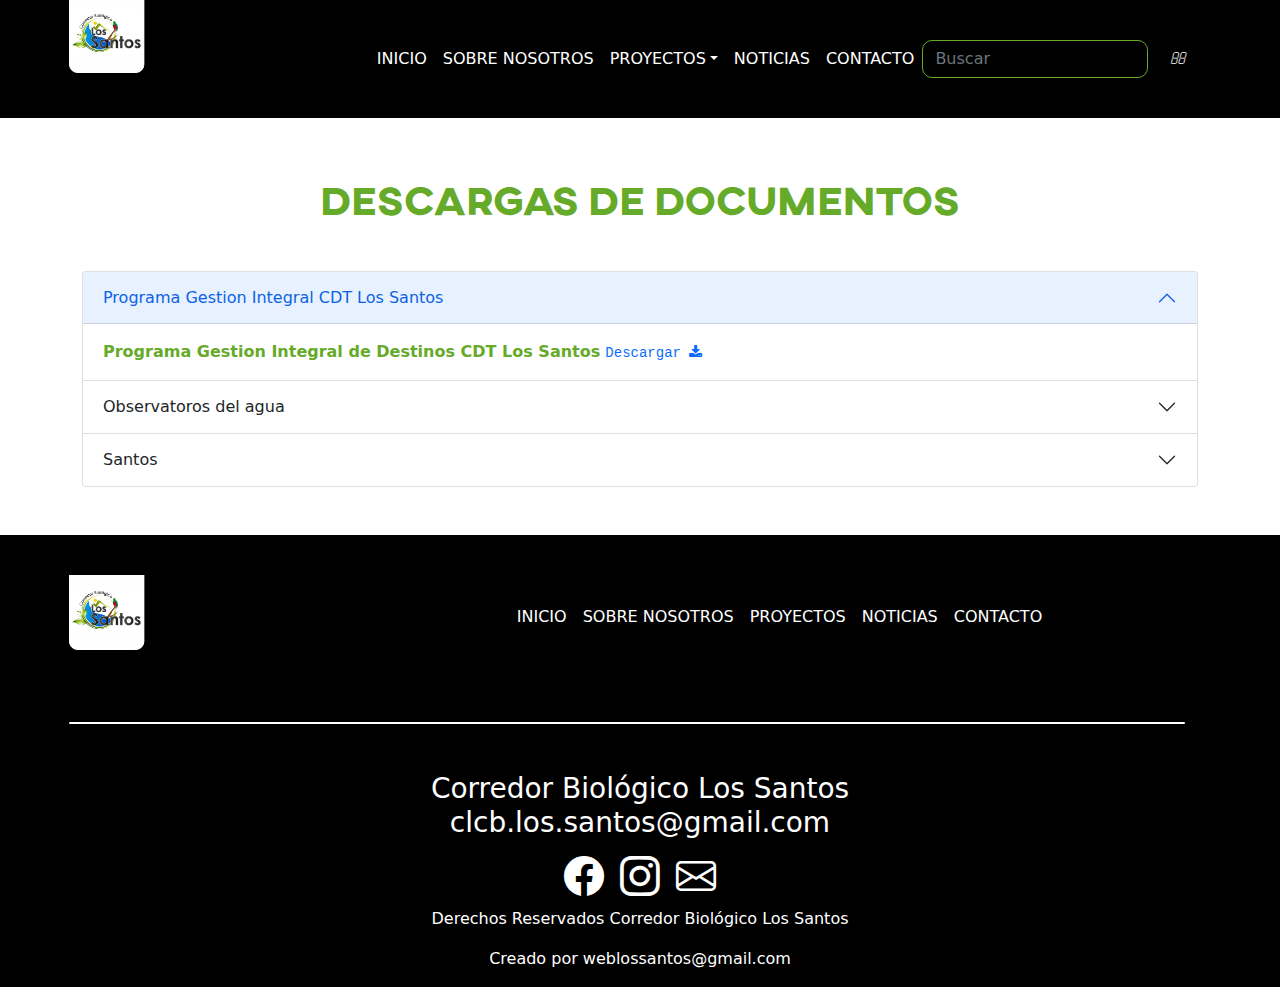
<file: documentos.html>
<!DOCTYPE html>
<html lang="es">
<head>
  <meta charset="UTF-8">
  <meta http-equiv="X-UA-Compatible" content="IE=edge">
  <meta name="viewport" content="width=device-width, initial-scale=1.0">
  <title>Descarga de documentos</title>
  <link rel="icon" type="image/x-icon" href="/img/logo.png">
  <!-- links Bootstrap -->
  <link rel="stylesheet" href="css/bootstrap.css">
  <link rel="stylesheet" href="https://maxcdn.bootstrapcdn.com/font-awesome/4.4.0/css/font-awesome.min.css">
  <link rel="stylesheet" href="https://cdn.jsdelivr.net/npm/bootstrap-icons@1.8.1/font/bootstrap-icons.css">
  <!-- links Fonawesomke -->
  <link rel="stylesheet" href="https://use.fontawesome.com/releases/v5.6.3/css/all.css"
    integrity="sha384-UHRtZLI+pbxtHCWp1t77Bi1L4ZtiqrqD80Kn4Z8NTSRyMA2Fd33n5dQ8lWUE00s/" crossorigin="anonymous">
  <!-- links css -->
  <link rel="stylesheet" href="css/style_documentos.css">
  <!-- link fanciBox -->
  <link rel="stylesheet" href="https://cdn.jsdelivr.net/npm/@fancyapps/ui@4.0/dist/fancybox.css"/>
  <!-- cdn Jquery -->
  <script src="//code.jquery.com/jquery-1.11.1.min.js"></script>
</head>
<body>
  <section id="home">
    <nav class="navbar navbar-expand-md navbar-dark fixed-top" style="background:#000;">
        <div class="container">
            <a class="navbar-brand" href="index.html#home" id="logo">
                <img src="img/logo.png" alt="" width="80px">
            </a>
            <button class="navbar-toggler" type="button" data-bs-toggle="collapse"  data-bs-target="#navbarSupportedContent"
            aria-controls="navbarSupportedContent" aria-expanded="false" aria-label="Toggle navigation">
                <span class="navbar-toggler-icon"></span>
            </button>
            <div class="collapse navbar-collapse" id="navbarSupportedContent">
                <ul class="navbar-nav ms-auto mb-2 mb-lg-0" id="navbarh">
                    <li class="nav-item">
                        <a class="nav-link active font" aria-current="page"    href="index.html#home">INICIO</a>
                    </li>
                    <li class="nav-item">
                        <a class="nav-link active font" href="index.html#sobre-nosotros">SOBRE NOSOTROS</a>
                    </li>
                    <li class="nav-item dropdown">
                        <a class="nav-link active font dropdown-toggle" href="index.html#proyectosh" id="navbarDropdown" role="button"
                        data-bs-toggle="dropdown" aria-expanded="false">PROYECTOS</a>
                        <ul class="dropdown-menu text-dark" aria-labelledby="navbarDropdown" id="navbarProyectos">
                            <li><a class="dropdown-item fonts text-light" href= "proyectos.html#proyectosTuristicos">TURISTICOS</a></li>
                            <li><a class="dropdown-item fonts text-light" href="proyectos.html#proyectosProteccion">PROTECCIÓN</a></li>
                            <li><a class="dropdown-item fonts text-light" href="proyectos.html#proyectosSociales">SOCIALES</a></li>
                            <li>
                                <hr class="dropdown-divider text-light">
                            </li>
                            <li><a class="dropdown-item text-light fonts" href="proyectos.html#proyectosEducacion">EDUCACION</a></li>
                        </ul>
                    </li>
                    <li class="nav-item">
                        <a class="nav-link active font" href="index.html#noticias">NOTICIAS</a>
                    </li>
                    <li class="nav-item">
                        <a class="nav-link active font" href="index.html#FormularioContacto">CONTACTO</a>
                    </li>
                </ul>
                <form class="d-flex">
                    <input class="form-control me-2 bg-transparent text-light" type="search" placeholder="Buscar" aria-label="Search"
                    id="search">
                    <a href="#" class="btn" type="submit" id="lupa"><i class="fas fa-search"></i></a>
                </form>
            </div>
        </div>
    </nav>
</section>
  <section class="sectionDocument mb-5">
    <h1> descargas de documentos</h1>
    <div class="container mt-5">
      <div class="accordion" id="accordionPanelsStayOpenExample">
        <div class="accordion-item">
          <h2 class="accordion-header" id="panelsStayOpen-headingOne">
            <button class="accordion-button" type="button" data-bs-toggle="collapse" data-bs-target="#panelsStayOpen-collapseOne" aria-expanded="true" aria-controls="panelsStayOpen-collapseOne">
              Programa Gestion Integral CDT Los Santos
            </button>
          </h2>
          <div id="panelsStayOpen-collapseOne" class="accordion-collapse collapse show" aria-labelledby="panelsStayOpen-headingOne">
            <div class="accordion-body">
              <strong>Programa Gestion Integral de Destinos CDT Los Santos</strong>
              <code>
                <a href="img/pdf/Observatorios_del_agua_en_Corredor_Biológico_Los_Santos.pdf" target="_blank" class="linkDocument text-decoration-none">
                Descargar 
                <i class="fa fa-download" aria-hidden="true"></i>
                </a>
              </code>
            </div>
          </div>
        </div>
        <div class="accordion-item">
          <h2 class="accordion-header" id="panelsStayOpen-headingTwo">
            <button class="accordion-button collapsed" type="button" data-bs-toggle="collapse" data-bs-target="#panelsStayOpen-collapseTwo" aria-expanded="false" aria-controls="panelsStayOpen-collapseTwo">
              Observatoros del agua
            </button>
          </h2>
          <div id="panelsStayOpen-collapseTwo" class="accordion-collapse collapse" aria-labelledby="panelsStayOpen-headingTwo">
            <div class="accordion-body">
              <strong>Observatorios Ciudadanos del Agua en el Corredor Biológico Los Santos</strong>
              <code>
                <a href="img/pdf/Observatorios_del_agua_en_Corredor_Biológico_Los_Santos.pdf" target="_blank" class="linkDocument text-decoration-none">
                  Descargar 
                  <i class="fa fa-download" aria-hidden="true"></i>
                </a>
              </code>
            </div>
          </div>
        </div>
        <div class="accordion-item">
          <h2 class="accordion-header" id="panelsStayOpen-headingThree">
            <button class="accordion-button collapsed" type="button" data-bs-toggle="collapse" data-bs-target="#panelsStayOpen-collapseThree" aria-expanded="false" aria-controls="panelsStayOpen-collapseThree">
              Santos
            </button>
          </h2>
          <div id="panelsStayOpen-collapseThree" class="accordion-collapse collapse" aria-labelledby="panelsStayOpen-headingThree">
            <div class="accordion-body">
              <strong>Guía Turística Cultural de Los Santos</strong>
              <code>
                <a href="img/pdf/SANTOS.pdf" target="_blank" class="linkDocument text-decoration-none">
                  Descargar
                  <i class="fa fa-download" aria-hidden="true"></i>          
                </a>
              </code>
            </div>
          </div>
        </div>
      </div>
    </div>
  </section>
  
  <!-- Inicio Footer -->
  <section class="SectionFoother">
    <div class="container">
      <header class="d-flex flex-wrap align-items-center justify-content-center justify-content-md-between py-3 mb-4">
        <a href="#" class="d-flex align-items-center col-md-3 mb-2 mb-md-0 text-decoration-none">
          <img src="img/logo.png" alt="" id="logo"  class="mt-4" width="80px">
        </a>
        <ul class="nav col-12 col-md-auto mb-2 justify-content-center mb-md-0 mx-auto">
          <li><a href="index.html#home" class="nav-link px-2 link-light textColorLinksFoother">INICIO</a></li>
          <li><a href="index.html#sobre-nosotros" class="nav-link px-2 link-light textColorLinksFoother">SOBRE NOSOTROS</a></li>
          <li><a href="index.html#proyectos" class="nav-link px-2 link-light textColorLinksFoother">PROYECTOS</a></li>
          <li><a href="index.html#noticias" class="nav-link px-2 link-light textColorLinksFoother">NOTICIAS</a></li>
          <li><a href="index.html#FormularioContacto" class="nav-link px-2 link-light textColorLinksFoother">CONTACTO</a></li>
        </ul>
      </header>
      <div class="vr rounded footerLine w-100 mb-5"></div>
    </div>
    <div class="container">
      <div class="d-flex justify-content-center text-center">
        <p class="h3">Corredor Biológico Los Santos <br> clcb.los.santos@gmail.com</p>
      </div>
    </div>
    <div class="d-flex justify-content-center text-center ">
      <a href="https://www.facebook.com/CBLosSantos" class="textColorLinksFoother" target="_blank"
        rel="noopener noreferrer"><i class="bi bi-facebook fs-1 px-2"></i></a>
      <a href="https://www.instagram.com/cbls40/?utm_medium=copy_link" class="textColorLinksFoother" target="_blank"
        rel="noopener noreferrer"><i class="bi bi-instagram fs-1 px-2"></i></i></a>
      <a href="mailto:clcb.los.santos@gmail.com" class="textColorLinksFoother"><i
          class="bi bi-envelope fs-1 px-2"></i></a>
    </div>
    <div class="container">
      <div class="row text-center">
        <div class="col-12">
          <p>Derechos Reservados Corredor Biológico Los Santos</p>
        </div>
        <div class="col-12">
          <p>Creado por weblossantos@gmail.com</p>
        </div>
      </div>
    </div>
    </div>
  </section>
  <!-- Fin Footer -->
  <!-- script Js Bootstrap-->
  <script src="js/bootstrap.bundle.js"></script>
</body>

</html>
</file>
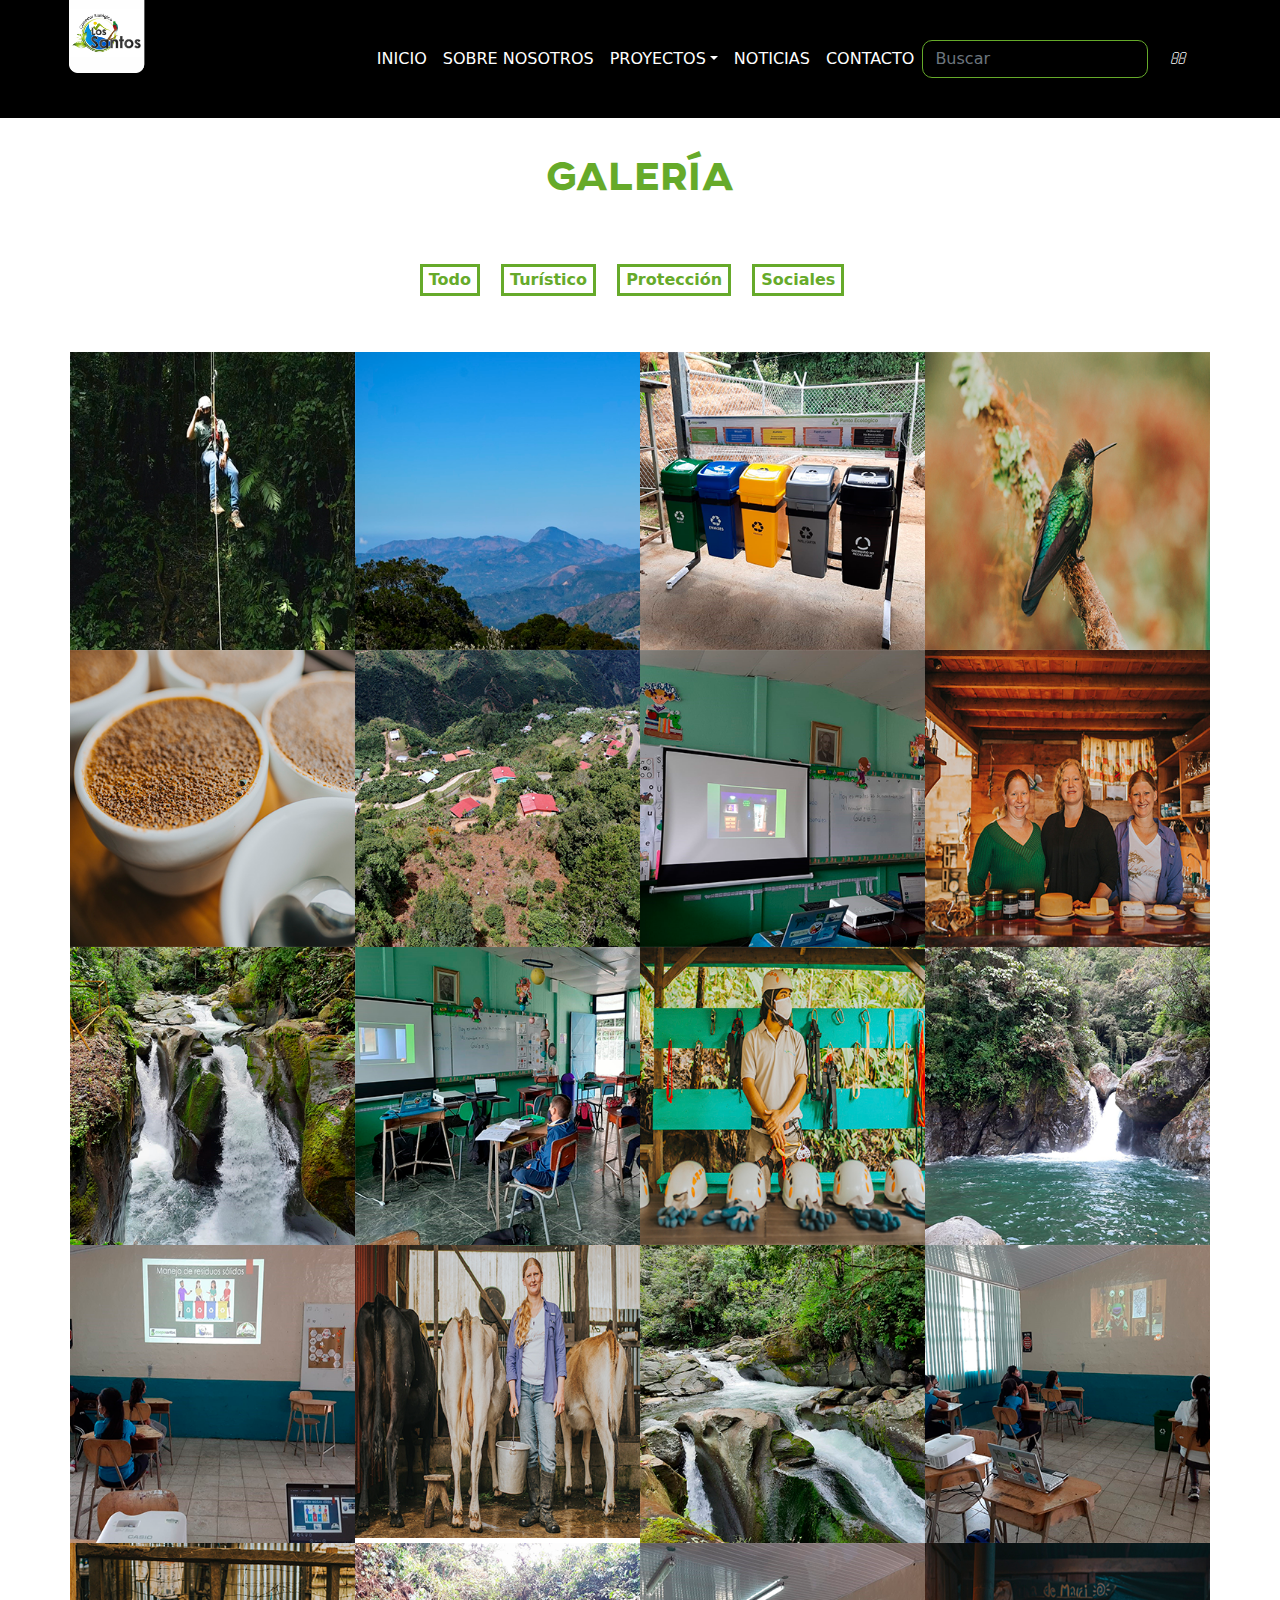
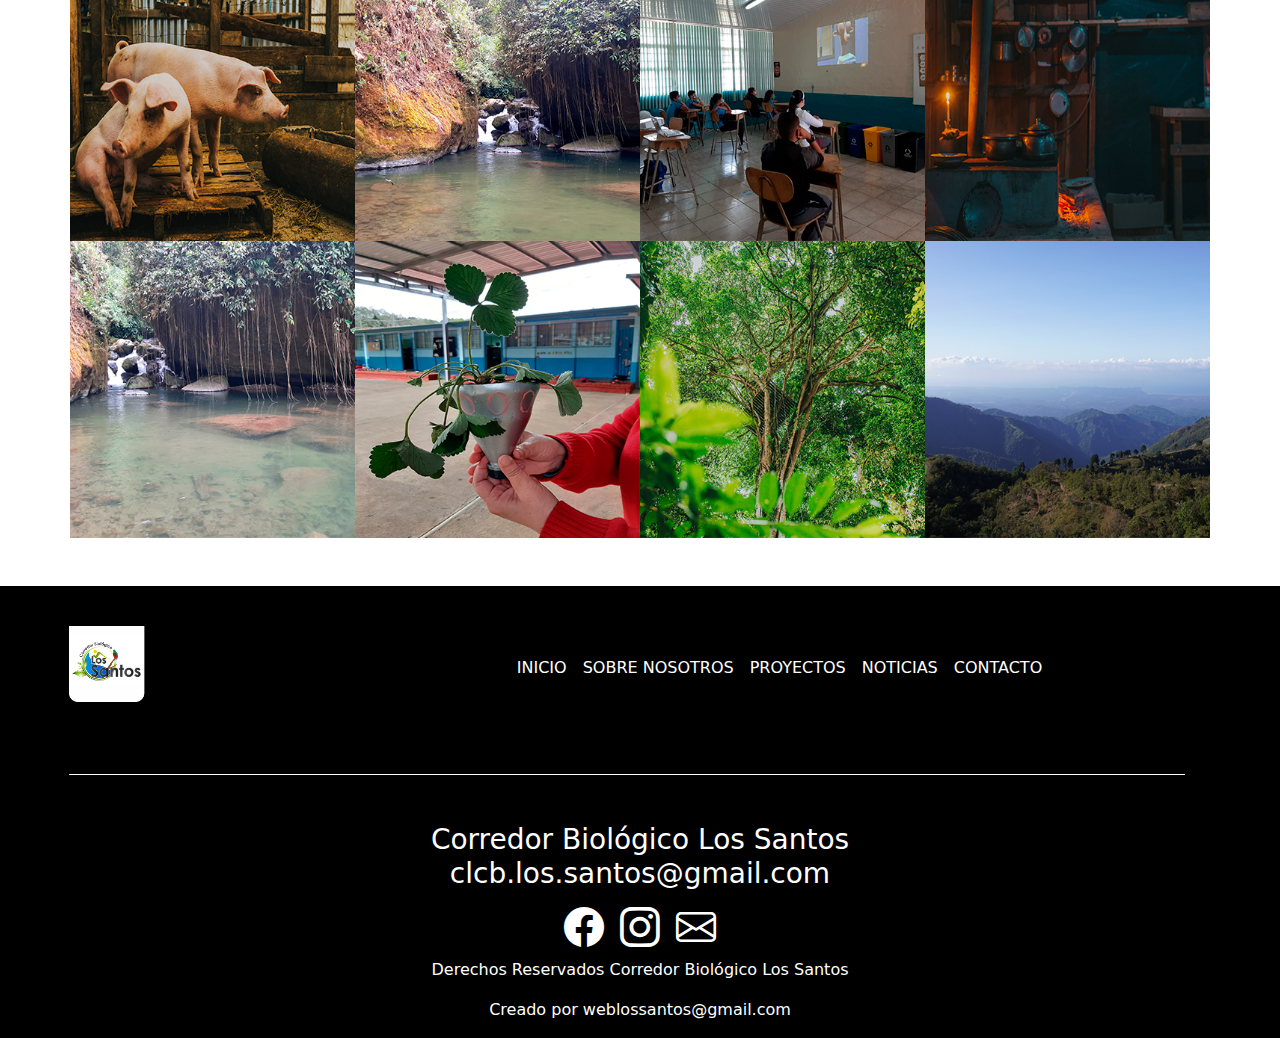
<file: galeria.html>
<!DOCTYPE html>
<html lang="es">
<head>
  <meta charset="UTF-8">
  <meta http-equiv="X-UA-Compatible" content="IE=edge">
  <meta name="viewport" content="width=device-width, initial-scale=1.0">
  <title>Galería de imagenes</title>
  <link rel="icon" type="image/x-icon" href="/img/logo.png">
  <!-- links Bootstrap -->
  <link rel="stylesheet" href="css/bootstrap.css">
  <link rel="stylesheet" href="https://maxcdn.bootstrapcdn.com/font-awesome/4.4.0/css/font-awesome.min.css">
  <link rel="stylesheet" href="https://cdn.jsdelivr.net/npm/bootstrap-icons@1.8.1/font/bootstrap-icons.css">
  <!-- links Fonawesomke -->
  <link rel="stylesheet" href="https://use.fontawesome.com/releases/v5.6.3/css/all.css"
    integrity="sha384-UHRtZLI+pbxtHCWp1t77Bi1L4ZtiqrqD80Kn4Z8NTSRyMA2Fd33n5dQ8lWUE00s/" crossorigin="anonymous">
  <!-- links css -->
  <link rel="stylesheet" href="css/style_galeria.css">
  <!-- link fanciBox -->
  <link rel="stylesheet" href="https://cdn.jsdelivr.net/npm/@fancyapps/ui@4.0/dist/fancybox.css"/>
  <!-- cdn Jquery -->
  <script src="//code.jquery.com/jquery-1.11.1.min.js"></script>
</head>
<body>
  <section id="header">
    <nav class="navbar navbar-expand-md navbar-dark fixed-top" style="background:#000;">
        <div class="container">
            <a class="navbar-brand" href="index.html#home" id="logo">
                <img src="img/logo.png" alt="" width="80px">
            </a>
            <button class="navbar-toggler" type="button" data-bs-toggle="collapse"  data-bs-target="#navbarSupportedContent"
            aria-controls="navbarSupportedContent" aria-expanded="false" aria-label="Toggle navigation">
                <span class="navbar-toggler-icon"></span>
            </button>
            <div class="collapse navbar-collapse" id="navbarSupportedContent">
                <ul class="navbar-nav ms-auto mb-2 mb-lg-0" id="navbarh">
                    <li class="nav-item">
                        <a class="nav-link active font" aria-current="page"    href="index.html#home">INICIO</a>
                    </li>
                    <li class="nav-item">
                        <a class="nav-link active font" href="index.html#sobre-nosotros">SOBRE NOSOTROS</a>
                    </li>
                    <li class="nav-item dropdown">
                        <a class="nav-link active font dropdown-toggle" href="index.html#proyectosh" id="navbarDropdown" role="button"
                        data-bs-toggle="dropdown" aria-expanded="false">PROYECTOS</a>
                        <ul class="dropdown-menu text-dark" aria-labelledby="navbarDropdown" id="navbarProyectos">
                            <li><a class="dropdown-item fonts text-light" href= "proyectos.html#proyectosTuristicos">TURISTICOS</a></li>
                            <li><a class="dropdown-item fonts text-light" href="proyectos.html#proyectosProteccion">PROTECCIÓN</a></li>
                            <li><a class="dropdown-item fonts text-light" href="proyectos.html#proyectosSociales">SOCIALES</a></li>
                            <li>
                                <hr class="dropdown-divider text-light">
                            </li>
                            <li><a class="dropdown-item text-light fonts" href="proyectos.html#proyectosEducacion">EDUCACION</a></li>
                        </ul>
                    </li>
                    <li class="nav-item">
                        <a class="nav-link active font" href="index.html#noticias">NOTICIAS</a>
                    </li>
                    <li class="nav-item">
                        <a class="nav-link active font" href="index.html#FormularioContacto">CONTACTO</a>
                    </li>
                </ul>
                <form class="d-flex">
                    <input class="form-control me-2 bg-transparent text-light" type="search" placeholder="Buscar" aria-label="Search"
                    id="search">
                    <a href="#" class="btn" type="submit" id="lupa"><i class="fas fa-search"></i></a>
                </form>
            </div>
        </div>
    </nav>
</section>
  <section class="sectionGaleria">
    <div class="container">
      <div class="row text-center">
        <h1>Galería</h1>
      </div>
      <!-- BOTONES  -->
      <div class="row">
        <div class="col d-block py-2 text-center">
          <button class="filter-button me-3" data-filter="all">Todo</button>
          <button class="filter-button me-3" data-filter="category1">Turístico</button>
          <button class="filter-button me-3" data-filter="category2">Protección</button>
          <button class="filter-button me-3" data-filter="category3">Sociales</button>
          <!-- <button class="filter-button me-3" data-filter="category4">Sociales</button>  AQUI PUEDE AGREGAR OTRA CATEGORIA EXTRA ABAJO EN IMG 4 SE MUESTRA-->
        </div>
      </div>
      <!-- IMAGENES  -->      
      <div class="row my-5 ">
        <!-- img 1 -->
        <div class="col-3 gallery_product filter category1 p-0 text-center">
          <a href="img/img-galery/img-Large/IMAGENES_VARIAS/img_04.png"  data-fancybox="gallery"  data-caption="Turismo Cultural">
            <img class="w-100"  alt="" src="img/img-galery/img_381x398/IMAGENES VARIAS/img_04.jpg"/>
            <div class='img-info'>
              <h4>Turismo Cultural</h4>
              <p>tree tower</p>
            </div>
          </a>
        </div>
        <!-- img 2 -->
        <div class="col-3 gallery_product filter category2 p-0">
          <a href="img/img-galery/img-Large/IMG_LG_PROTECCION01.jpeg" data-fancybox="gallery" data-caption="Cedro Dragón">
            <img class="w-100" alt="" src="img/img-galery/img_381x398/IMG_PEQ_PROTECCION_01.png" />
            <div class='img-info'>
              <h4>Cedro Dragón</h4>
              <p>Cedro Dragón, Zona alta Corredor Biológico Los Santos.</p>
            </div>
          </a>
        </div>
        <!-- img 3 -->
        <div class="col-3 gallery_product filter category3 p-0">
          <a href="img/img-galery/img-Large/IMG_LG_SOCIALES01.jpeg" data-fancybox="gallery" data-caption="Educación Ambiental">
            <img class="w-100" alt="" src="img/img-galery/img_381x398/IMG_PEQ_SOCIALES_01.png"/>
            <div class='img-info'>
              <h4>Educación Ambiental</h4>
              <p></p>
            </div>
          </a>
        </div>
        <!-- img 4 -->
        <div class="col-3 gallery_product filter category4 p-0">
          <a href="img/img-galery/img-Large/IMAGENES_VARIAS/img_24.jpg" data-fancybox="gallery" data-caption="Quebradillas de Dota">
            <img class="w-100" alt="" src="img/img-galery/img_381x398/IMAGENES VARIAS/img_24.jpg"/>
            <div class='img-info'>
              <h4>Quebradillas de Dota</h4>
              <p>taller una de las especies más sorprendentes y vistosas de la zona.</p>
            </div>
          </a>
        </div>
        <!-- img 5 -->
        <div class="col-3 gallery_product filter category1 p-0">
          <a href="img/img-galery/img-Large/IMAGENES_VARIAS/img_09.jpg"  data-fancybox="gallery"  data-caption="Café de origen">
            <img class="w-100"  alt="" src="img/img-galery/img_381x398/IMAGENES VARIAS/img_09.jpg"/>
            <div class='img-info'>
              <h4>Café de origen</h4>
              <p>La bebida más característica de la región, y es reconocida a nivel nacional e internacional.</p>
            </div>
          </a>
        </div>
        <!-- img 6 -->
        <div class="col-3 gallery_product filter category2 p-0">
          <a href="img/img-galery/img-Large/IMG_LG_PROTECCION02.jpg" data-fancybox="gallery" data-caption="La Angostura">
            <img class="w-100" alt="" src="img/img-galery/img_381x398/IMG_PEQ_PROTECCION_02.png" />
            <div class='img-info'>
              <h4>La Angostura</h4>
              <p>Reforestación Asada La Angostura, León Cortés</p>
            </div>
          </a>
        </div>
        <!-- img 7 -->
        <div class="col-3 gallery_product filter category3 p-0">
          <a href="img/img-galery/img-Large/IMG_LG_SOCIALES03.jpeg" data-fancybox="gallery" data-caption="Educación Ambiental">
            <img class="w-100" alt="" src="img/img-galery/img_381x398/IMG_PEQ_SOCIALES_03.png"/>
            <div class='img-info'>
              <h4>Educación Ambiental</h4>
              <p></p>
            </div>
          </a>
        </div>        
        <!-- img 8 -->
        <div class="col-3 gallery_product filter category1 p-0">
          <a href="img/img-galery/img-Large/IMAGENES_VARIAS/img_06.jpg"  data-fancybox="gallery"  data-caption="Las Vueltas Lodge">
            <img class="w-100"  alt="" src="img/img-galery/img_381x398/IMAGENES VARIAS/img_06.jpg"/>
            <div class='img-info'>
              <h4>Las Vueltas Lodge</h4>
              <p>Las Vueltas Lodge es una granja ecológica educativa y un eco-albergue ubicado en Copey de Dota</p>
            </div>
          </a>
        </div>
        <!-- img 9 -->
        <div class="col-3 gallery_product filter category2 p-0">
          <a href="img/img-galery/img-Large/IMG_LG_PROTECCION03.jpg" data-fancybox="gallery" data-caption="Río Savegre">
            <img class="w-100" alt="" src="img/img-galery/img_381x398/IMG_PEQ_PROTECCION_03.png"/>
            <div class='img-info'>
              <h4>Río Savegre</h4>
              <p>Río Savegre, fotografía Karen Valle</p>
            </div>
          </a>
        </div>
        <!-- img 10 -->
        <div class="col-3 gallery_product filter category3 p-0">
          <a href="img/img-galery/img-Large/IMG_LG_SOCIALES04.jpeg" data-fancybox="gallery" data-caption="Educación Ambiental">
            <img class="w-100" alt="" src="img/img-galery/img_381x398/IMG_PEQ_SOCIALES_04.png"/>
            <div class='img-info'>
              <h4>Educación Ambiental</h4>
              <p></p>
            </div>
          </a>
        </div>        
        <!-- img 11 -->
        <div class="col-3 gallery_product filter category1 p-0">
          <a href="img/img-galery/img-Large/IMAGENES_VARIAS/img_05.jpg"  data-fancybox="gallery"  data-caption="Turismo Rural y Rural Comunitario">
            <img class="w-100"  alt="" src="img/img-galery/img_381x398/IMAGENES VARIAS/img_05.jpg" />
            <div class='img-info'>
              <h4>Canopy</h4>
              <p></p>
            </div>
          </a>
        </div>
        <!-- img 12 -->
        <div class="col-3 gallery_product filter category2 p-0">
          <a href="img/img-galery/img-Large/IMG_LG_PROTECCION04.jpg" data-fancybox="gallery" data-caption="Río Brujo">
            <img class="w-100" alt="" src="img/img-galery/img_381x398/IMG_PEQ_PROTECCION_04.png" />
            <div class='img-info'>
              <h4>Río Brujo</h4>
              <p>Río Brujo, Providencia de Dota, fotografía Karen Valle_2</p>
            </div>
          </a>
        </div>
        <!-- img 13 -->
        <div class="col-3 gallery_product filter category3 p-0">
          <a href="img/img-galery/img-Large/IMG_LG_SOCIALES05.jpeg" data-fancybox="gallery" data-caption="Educación Ambiental">
            <img class="w-100" alt="" src="img/img-galery/img_381x398/IMG_PEQ_SOCIALES_05.png"/>
            <div class='img-info'>
              <h4>Educación Ambiental</h4>
              <p></p>
            </div>
          </a>
        </div>
        <!-- img 14 -->
        <div class="col-3 gallery_product filter category1 p-0">
          <a href="img/img-galery/img-Large/IMAGENES_VARIAS/img_02.jpg"  data-fancybox="gallery"  data-caption="Turismo Rural y Rural Comunitario">
            <img class="w-100"  alt="" src="img/img-galery/img_381x398/IMAGENES VARIAS/img_02.jpg" />
            <div class='img-info'>
              <h4>Turismo Comunitario</h4>
              <p></p>
            </div>
          </a>
        </div>
        <!-- img 15 -->
        <div class="col-3 gallery_product filter category2 p-0">
          <a href="img/img-galery/img-Large/IMG_LG_PROTECCION05.jpg" data-fancybox="gallery" data-caption="Río Brujo">
            <img class="w-100" alt="" src="img/img-galery/img_381x398/IMG_PEQ_PROTECCION_05.png" />
            <div class='img-info'>
              <h4>Río Brujo</h4>
              <p>Río Brujo, Providencia de Dota, fotografía Karen Valle</p>
            </div>
          </a>
        </div>
        <!-- img 16 -->
        <div class="col-3 gallery_product filter category3 p-0">
          <a href="img/img-galery/img-Large/IMG_LG_SOCIALES06.jpeg" data-fancybox="gallery" data-caption="Educación Ambiental">
            <img class="w-100" alt="" src="img/img-galery/img_381x398/IMG_PEQ_SOCIALES_06.png"/>
            <div class='img-info'>
              <h4>Educación Ambiental</h4>
              <p></p>
            </div>
          </a>
        </div>
        <!-- img 17 -->
        <div class="col-3 gallery_product filter category1 p-0">
          <a href="img/img-galery/img-Large/IMAGENES_VARIAS/img_21.jpg"  data-fancybox="gallery"  data-caption="Turismo Rural y Rural Comunitario">
            <img class="w-100"  alt="" src="img/img-galery/img_381x398/IMAGENES VARIAS/img_21.jpg" />
            <div class='img-info'>
              <h4>Granja ecológica</h4>
              <p>granja ecológica educativa ubicado en Copey de Dota.</p>
            </div>
          </a>
        </div>
        <!-- img 18 -->
        <div class="col-3 gallery_product filter category2 p-0">
          <a href="img/img-galery/img-Large/IMG_LG_PROTECCION06.jpg" data-fancybox="gallery" data-caption="Río Savegre">
            <img class="w-100" alt="" src="img/img-galery/img_381x398/IMG_PEQ_PROTECCION_06.png" />
            <div class='img-info'>
              <h4>Río Savegre</h4>
              <p>Río Savegre, Providencia de Dota, fotografía Karen Valle</p>
            </div>
          </a>
        </div>
        <!-- img 19 -->
        <div class="col-3 gallery_product filter category3 p-0">
          <a href="img/img-galery/img-Large/IMG_LG_SOCIALES07.jpeg" data-fancybox="gallery" data-caption="Educación Ambiental">
            <img class="w-100" alt="" src="img/img-galery/img_381x398/IMG_PEQ_SOCIALES_07.png"/>
            <div class='img-info'>
              <h4>Educación Ambiental</h4>
              <p></p>
            </div>
          </a>
        </div>
        <!-- img 20 -->
        <div class="col-3 gallery_product filter category1 p-0">
          <a href="img/img-galery/img-Large/IMAGENES_VARIAS/img_10.jpg"  data-fancybox="gallery"  data-caption="Turismo Rural y Rural Comunitario">
            <img class="w-100"  alt="" src="img/img-galery/img_381x398/IMAGENES VARIAS/img_10.jpg" />
            <div class='img-info'>
              <h4>Campesinos ecolodge</h4>
              <p>Los Campesinos es una cooperativa comunal, dedicada al Turismo Rural Sostenible</p>
            </div>
          </a>
        </div>
        <!-- img 21 -->
        <div class="col-3 gallery_product filter category2 p-0">
          <a href="img/img-galery/img-Large/IMG_LG_PROTECCION07.jpg" data-fancybox="gallery" data-caption="Río Savegre">
            <img class="w-100" alt="" src="img/img-galery/img_381x398/IMG_PEQ_PROTECCION_07.png" />
            <div class='img-info'>
              <h4>Río Savegre</h4>
              <p>Río Savegre, Providencia de Dota, fotografía Karen Valle</p>
            </div>
          </a>
        </div>
        <!-- img 22 -->
        <div class="col-3 gallery_product filter category3 p-0">
          <a href="img/img-galery/img-Large/IMG_LG_SOCIALES02.jpeg" data-fancybox="gallery" data-caption="Educación Ambiental">
            <img class="w-100" alt="" src="img/img-galery/img_381x398/IMG_PEQ_SOCIALES_02.png"/>
            <div class='img-info'>
              <h4>Educación Ambiental</h4>
              <p></p>
            </div>
          </a>
        </div>
        <!-- img 23 -->
        <div class="col-3 gallery_product filter category1 p-0">
          <a href="img/img-galery/img-Large/IMAGENES_VARIAS/img_11.jpg"  data-fancybox="gallery"  data-caption="El poblado de Providencia es un paraje paradisiaco excepcional con un estilo de vida campesino apacible, cálido, ideal para el descanso donde se puede disfrutar de actividades de turismo rural costarricense.">
            <img class="w-100"  alt="" src="img/img-galery/img_381x398/IMAGENES VARIAS/img_11.jpg" />
            <div class='img-info'>
              <h4>Providencia</h4>
              <p>Paraje paradisiaco excepcional</p>
            </div>
          </a>
        </div>
        <!-- img 24 -->
        <div class="col-3 gallery_product filter category2 p-0">
          <a href="img/img-galery/img-Large/IMG_LG_PROTECCION08.JPG" data-fancybox="gallery" data-caption="Río Naranjo">
            <img class="w-100" alt="" src="img/img-galery/img_381x398/IMG_PEQ_PROTECCION_08.png" />
            <div class='img-info'>
              <h4>Río Naranjo</h4>
              <p></p>
            </div>
          </a>
        </div>
        
          <!-- colocar las nuevas img aqui  -->

          <!-- FIN colocar las img aqui  -->      
      </div>
    </div>
  </section> 
  
  <!-- Inicio Footer -->
  <section class="SectionFoother">
    <div class="container">
      <header class="d-flex flex-wrap align-items-center justify-content-center justify-content-md-between py-3 mb-4">
        <a href="#" class="d-flex align-items-center col-md-3 mb-2 mb-md-0 text-decoration-none">
          <img src="img/logo.png" alt="" id="logo"  class="mt-4" width="80px">
        </a>
        <ul class="nav col-12 col-md-auto mb-2 justify-content-center mb-md-0 mx-auto">
          <li><a href="index.html#home" class="nav-link px-2 link-light textColorLinksFoother">INICIO</a></li>
          <li><a href="index.html#sobre-nosotros" class="nav-link px-2 link-light textColorLinksFoother">SOBRE NOSOTROS</a></li>
          <li><a href="index.html#proyectos" class="nav-link px-2 link-light textColorLinksFoother">PROYECTOS</a></li>
          <li><a href="index.html#noticias" class="nav-link px-2 link-light textColorLinksFoother">NOTICIAS</a></li>
          <li><a href="index.html#FormularioContacto" class="nav-link px-2 link-light textColorLinksFoother">CONTACTO</a></li>
        </ul>
      </header>
      <div class="vr rounded footerLine w-100 mb-5"></div>
    </div>
    <div class="container">
      <div class="d-flex justify-content-center text-center">
        <p class="h3">Corredor Biológico Los Santos <br> clcb.los.santos@gmail.com</p>
      </div>
    </div>
    <div class="d-flex justify-content-center text-center ">
      <a href="https://www.facebook.com/CBLosSantos" class="textColorLinksFoother" target="_blank"
        rel="noopener noreferrer"><i class="bi bi-facebook fs-1 px-2"></i></a>
      <a href="https://www.instagram.com/cbls40/?utm_medium=copy_link" class="textColorLinksFoother" target="_blank"
        rel="noopener noreferrer"><i class="bi bi-instagram fs-1 px-2"></i></i></a>
      <a href="mailto:clcb.los.santos@gmail.com" class="textColorLinksFoother"><i
          class="bi bi-envelope fs-1 px-2"></i></a>
    </div>
    <div class="container">
      <div class="row text-center">
        <div class="col-12">
          <p>Derechos Reservados Corredor Biológico Los Santos</p>
        </div>
        <div class="col-12">
          <p>Creado por weblossantos@gmail.com</p>
        </div>
      </div>
    </div>
    </div>
  </section>
  <!-- Fin Footer -->
  <!-- script Js Bootstrap-->
  <script src="js/bootstrap.bundle.js"></script>
  <!-- script Js -->
  <script src="js/script-galery.js"></script>
  <!-- script JS Fancibox-->
  <script src="https://cdn.jsdelivr.net/npm/@fancyapps/ui@4.0/dist/fancybox.umd.js"></script>
</body>

</html>
</file>
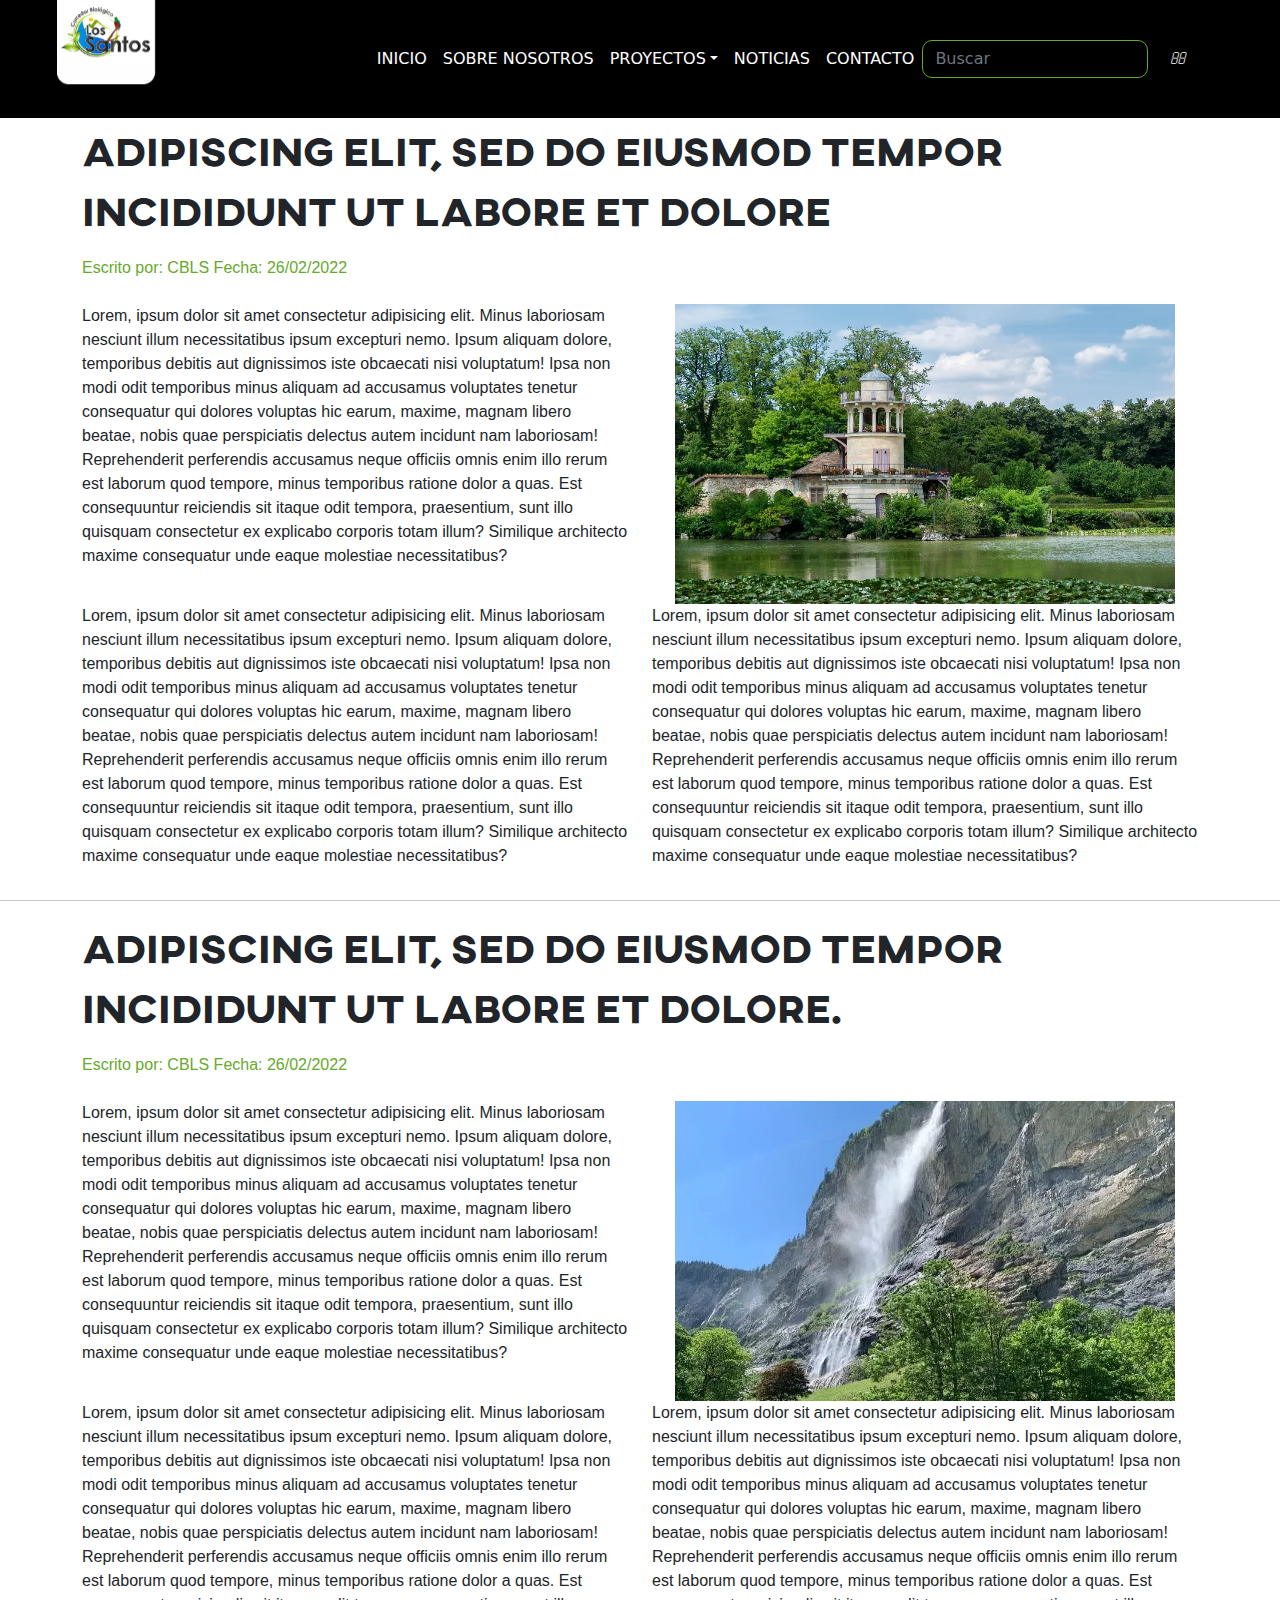
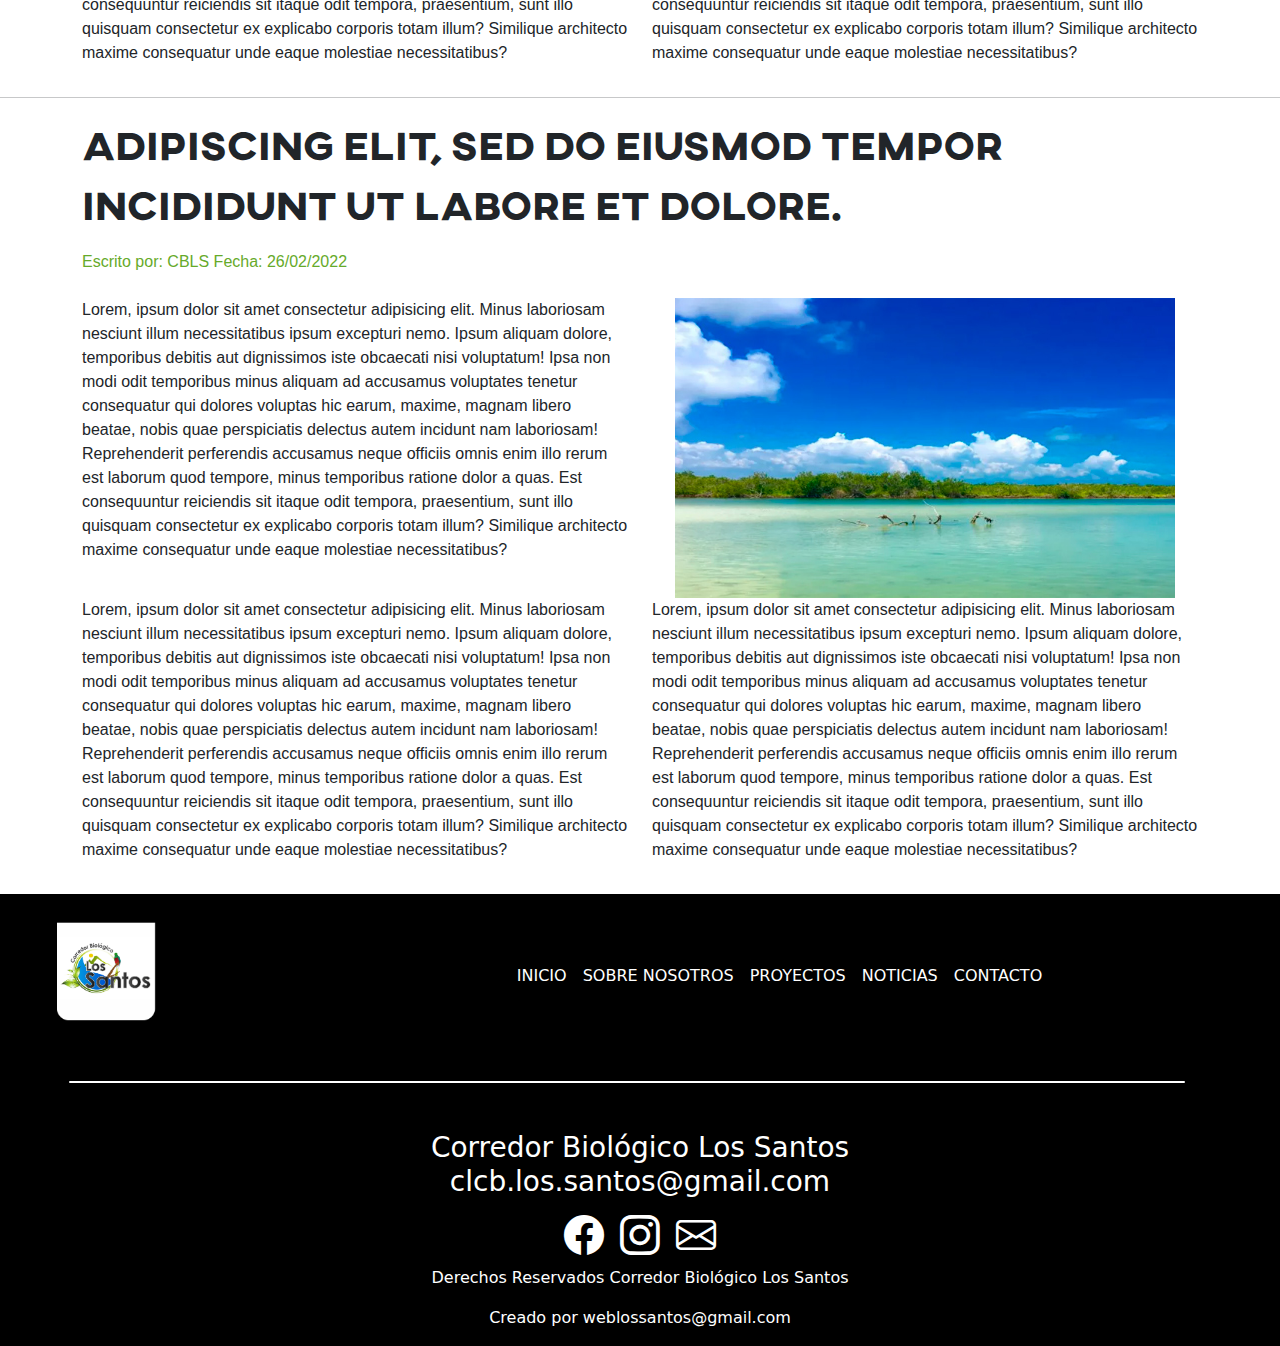
<file: Noticias.html>
<!DOCTYPE html>
<html lang="en">
<head>
    <meta charset="UTF-8">
    <meta http-equiv="X-UA-Compatible" content="IE=edge">
    <meta name="viewport" content="width=device-width, initial-scale=1.0">
    <link rel="stylesheet" href="/css/bootstrap.css">
    <link rel="stylesheet" href="/css/style.css">
    <title> Noticias</title>
    <link rel="icon" type="image/x-icon" href="/img/logo.png">
    <!-- links Bootstrap -->
    <link rel="stylesheet" href="css/bootstrap.css">
    <link rel="stylesheet" href="https://maxcdn.bootstrapcdn.com/font-awesome/4.4.0/css/font-awesome.min.css">
    <link rel="stylesheet" href="https://cdn.jsdelivr.net/npm/bootstrap-icons@1.8.1/font/bootstrap-icons.css">
    <!-- links Fonawesomke -->
    <link rel="stylesheet" href="https://use.fontawesome.com/releases/v5.6.3/css/all.css"
        integrity="sha384-UHRtZLI+pbxtHCWp1t77Bi1L4ZtiqrqD80Kn4Z8NTSRyMA2Fd33n5dQ8lWUE00s/" crossorigin="anonymous">
    <!-- links css -->
    <link rel="stylesheet" href="css/mapas.css">
    <!-- link fanciBox -->
    <link rel="stylesheet" href="https://cdn.jsdelivr.net/npm/@fancyapps/ui@4.0/dist/fancybox.css"/>
    <!-- cdn Jquery -->
    <script src="//code.jquery.com/jquery-1.11.1.min.js"></script>
</head>
<body>
    <section id="header">
        <nav class="navbar navbar-expand-md navbar-dark fixed-top" style="background:#000;">
            <div class="container">
                <a class="navbar-brand" href="index.html#home" id="logo">
                    <img src="img/logo.png" alt="" width="80px">
                </a>
                <button class="navbar-toggler" type="button" data-bs-toggle="collapse"  data-bs-target="#navbarSupportedContent"
                aria-controls="navbarSupportedContent" aria-expanded="false" aria-label="Toggle navigation">
                    <span class="navbar-toggler-icon"></span>
                </button>
                <div class="collapse navbar-collapse" id="navbarSupportedContent">
                    <ul class="navbar-nav ms-auto mb-2 mb-lg-0" id="navbarh">
                        <li class="nav-item">
                            <a class="nav-link active font" aria-current="page"    href="index.html#home">INICIO</a>
                        </li>
                        <li class="nav-item">
                            <a class="nav-link active font" href="index.html#sobre-nosotros">SOBRE NOSOTROS</a>
                        </li>
                        <li class="nav-item dropdown">
                            <a class="nav-link active font dropdown-toggle" href="proyectos.html" id="navbarDropdown" role="button"
                            data-bs-toggle="dropdown" aria-expanded="false">PROYECTOS</a>
                            <ul class="dropdown-menu text-dark" aria-labelledby="navbarDropdown" id="navbarProyectos">
                                <li><a class="dropdown-item fonts text-light" href="proyectos.html#proyectosTuristicos">TURISTICOS</a></li>
                                <li><a class="dropdown-item fonts text-light" href="proyectos.html#proyectosProteccion">PROTECCIÓN</a></li>
                                <li><a class="dropdown-item fonts text-light" href="proyectos.html#proyectosSociales">SOCIALES</a></li>
                                <li>
                                    <hr class="dropdown-divider text-light">
                                </li>
                                <li><a class="dropdown-item text-light fonts" href="proyectos.html#proyectosEducacion">EDUCACION</a></li>
                            </ul>
                        </li>
                        <li class="nav-item">
                            <a class="nav-link active font" href="index.html#noticias">NOTICIAS</a>
                        </li>
                        <li class="nav-item">
                            <a class="nav-link active font" href="index.html#FormularioContacto">CONTACTO</a>
                        </li>
                    </ul>
                    <form class="d-flex">
                        <input class="form-control me-2 bg-transparent text-light" type="search" placeholder="Buscar" aria-label="Search"
                        id="search">
                        <a href="#" class="btn" type="submit" id="lupa"><i class="fas fa-search"></i></a>
                    </form>
                </div>
            </div>
        </nav>
    </section>
    <section id="noticia1">
        <div class="container d-none d-sm-block mt-3">
            <div class="">
                <p id="titulo">Adipiscing elit, sed do eiusmod tempor incididunt ut labore et dolore</p> 
                <span id="subtitulo"class="">Escrito por:   CBLS Fecha: 26/02/2022</span>
            </div>
            <div class="row" id="parrafos">
                <div class="col-sm-6 mt-4">
                    <p>
                        Lorem, ipsum dolor sit amet consectetur adipisicing elit. Minus laboriosam nesciunt illum necessitatibus ipsum excepturi nemo. Ipsum aliquam dolore, temporibus debitis aut dignissimos iste obcaecati nisi voluptatum! Ipsa non modi odit temporibus minus aliquam ad accusamus voluptates tenetur consequatur qui dolores voluptas hic earum, maxime, magnam libero beatae, nobis quae perspiciatis delectus autem incidunt nam laboriosam! Reprehenderit perferendis accusamus neque officiis omnis enim illo rerum est laborum quod tempore, minus temporibus ratione dolor a quas. Est consequuntur reiciendis sit itaque odit tempora, praesentium, sunt illo quisquam consectetur ex explicabo corporis totam illum? Similique architecto maxime consequatur unde eaque molestiae necessitatibus?
                    </p>
                </div>
                <div class="col-sm-6 mt-4 text-center">
                    <img src="/img/img1.jpg" alt="" class="img-fluid mh-100" id="imgnoticias" >
                </div>
            </div>
            <div class="row">
                <div class="col-sm-6"  id="parrafos">
                    <p>
                        Lorem, ipsum dolor sit amet consectetur adipisicing elit. Minus laboriosam nesciunt illum necessitatibus ipsum excepturi nemo. Ipsum aliquam dolore, temporibus debitis aut dignissimos iste obcaecati nisi voluptatum! Ipsa non modi odit temporibus minus aliquam ad accusamus voluptates tenetur consequatur qui dolores voluptas hic earum, maxime, magnam libero beatae, nobis quae perspiciatis delectus autem incidunt nam laboriosam! Reprehenderit perferendis accusamus neque officiis omnis enim illo rerum est laborum quod tempore, minus temporibus ratione dolor a quas. Est consequuntur reiciendis sit itaque odit tempora, praesentium, sunt illo quisquam consectetur ex explicabo corporis totam illum? Similique architecto maxime consequatur unde eaque molestiae necessitatibus?
                    </p>
                </div>
                <div class="col-sm-6" id="parrafos">
                    <p>
                        Lorem, ipsum dolor sit amet consectetur adipisicing elit. Minus laboriosam nesciunt illum necessitatibus ipsum excepturi nemo. Ipsum aliquam dolore, temporibus debitis aut dignissimos iste obcaecati nisi voluptatum! Ipsa non modi odit temporibus minus aliquam ad accusamus voluptates tenetur consequatur qui dolores voluptas hic earum, maxime, magnam libero beatae, nobis quae perspiciatis delectus autem incidunt nam laboriosam! Reprehenderit perferendis accusamus neque officiis omnis enim illo rerum est laborum quod tempore, minus temporibus ratione dolor a quas. Est consequuntur reiciendis sit itaque odit tempora, praesentium, sunt illo quisquam consectetur ex explicabo corporis totam illum? Similique architecto maxime consequatur unde eaque molestiae necessitatibus?
                    </p>
                </div>
            </div>
        </div>
        <div class="container d-block d-sm-none mt-3">
            <div class="">
                <p id="titulo">Adipiscing elit, sed do eiusmod tempor incididunt ut labore et dolore</p> 
                <span id="subtitulo"class="">Escrito por:   CBLS Fecha: 26/02/2022</span>
            </div>
            <div class="row justify-content-center" id="parrafos">
                <div class="col-8 mt-4" >
                    <img src="/img/img1.jpg" alt="" class="img-fluid" id="imgnoticias" >
                </div>
                <div class="col-12 mt-4">
                    <p>
                        Lorem, ipsum dolor sit amet consectetur adipisicing elit. Minus laboriosam nesciunt illum necessitatibus ipsum excepturi nemo. Ipsum aliquam dolore, temporibus debitis aut dignissimos iste obcaecati nisi voluptatum! Ipsa non modi odit temporibus minus aliquam ad accusamus voluptates tenetur consequatur qui dolores voluptas hic earum, maxime, magnam libero beatae, nobis quae perspiciatis delectus autem incidunt nam laboriosam! Reprehenderit perferendis accusamus neque officiis omnis enim illo rerum est laborum quod tempore, minus temporibus ratione dolor a quas. Est consequuntur reiciendis sit itaque odit tempora, praesentium, sunt illo quisquam consectetur ex explicabo corporis totam illum? Similique architecto maxime consequatur unde eaque molestiae necessitatibus?
                    </p>
                    <p>
                        Lorem, ipsum dolor sit amet consectetur adipisicing elit. Minus laboriosam nesciunt illum necessitatibus ipsum excepturi nemo. Ipsum aliquam dolore, temporibus debitis aut dignissimos iste obcaecati nisi voluptatum! Ipsa non modi odit temporibus minus aliquam ad accusamus voluptates tenetur consequatur qui dolores voluptas hic earum, maxime, magnam libero beatae, nobis quae perspiciatis delectus autem incidunt nam laboriosam! Reprehenderit perferendis accusamus neque officiis omnis enim illo rerum est laborum quod tempore, minus temporibus ratione dolor a quas. Est consequuntur reiciendis sit itaque odit tempora, praesentium, sunt illo quisquam consectetur ex explicabo corporis totam illum? Similique architecto maxime consequatur unde eaque molestiae necessitatibus?
                    </p>
                </div>
            </div>
        </div>
    </section>
    <hr class="bold">
    <section id="noticia2">
        <div class="container d-none d-sm-block">
            <div class="">
                <p id="titulo">Adipiscing elit, sed do eiusmod tempor incididunt ut labore et dolore.</p> 
                <span id="subtitulo"class="">Escrito por:   CBLS Fecha: 26/02/2022</span>
            </div>
            <div class="row" id="parrafos">
                <div class="col-sm-6 mt-4">
                    <p>
                        Lorem, ipsum dolor sit amet consectetur adipisicing elit. Minus laboriosam nesciunt illum necessitatibus ipsum excepturi nemo. Ipsum aliquam dolore, temporibus debitis aut dignissimos iste obcaecati nisi voluptatum! Ipsa non modi odit temporibus minus aliquam ad accusamus voluptates tenetur consequatur qui dolores voluptas hic earum, maxime, magnam libero beatae, nobis quae perspiciatis delectus autem incidunt nam laboriosam! Reprehenderit perferendis accusamus neque officiis omnis enim illo rerum est laborum quod tempore, minus temporibus ratione dolor a quas. Est consequuntur reiciendis sit itaque odit tempora, praesentium, sunt illo quisquam consectetur ex explicabo corporis totam illum? Similique architecto maxime consequatur unde eaque molestiae necessitatibus?
                    </p>
                </div>
                <div class="col-sm-6 mt-4 text-center" >
                    <img src="/img/img2.jpg" alt="" class="img-fluid mh-100" id="imgnoticias" >
                </div>
            </div>
            <div class="row">
                <div class="col-sm-6"  id="parrafos">
                    <p>
                        Lorem, ipsum dolor sit amet consectetur adipisicing elit. Minus laboriosam nesciunt illum necessitatibus ipsum excepturi nemo. Ipsum aliquam dolore, temporibus debitis aut dignissimos iste obcaecati nisi voluptatum! Ipsa non modi odit temporibus minus aliquam ad accusamus voluptates tenetur consequatur qui dolores voluptas hic earum, maxime, magnam libero beatae, nobis quae perspiciatis delectus autem incidunt nam laboriosam! Reprehenderit perferendis accusamus neque officiis omnis enim illo rerum est laborum quod tempore, minus temporibus ratione dolor a quas. Est consequuntur reiciendis sit itaque odit tempora, praesentium, sunt illo quisquam consectetur ex explicabo corporis totam illum? Similique architecto maxime consequatur unde eaque molestiae necessitatibus?
                    </p>
                </div>
                <div class="col-sm-6" id="parrafos">
                    <p>
                        Lorem, ipsum dolor sit amet consectetur adipisicing elit. Minus laboriosam nesciunt illum necessitatibus ipsum excepturi nemo. Ipsum aliquam dolore, temporibus debitis aut dignissimos iste obcaecati nisi voluptatum! Ipsa non modi odit temporibus minus aliquam ad accusamus voluptates tenetur consequatur qui dolores voluptas hic earum, maxime, magnam libero beatae, nobis quae perspiciatis delectus autem incidunt nam laboriosam! Reprehenderit perferendis accusamus neque officiis omnis enim illo rerum est laborum quod tempore, minus temporibus ratione dolor a quas. Est consequuntur reiciendis sit itaque odit tempora, praesentium, sunt illo quisquam consectetur ex explicabo corporis totam illum? Similique architecto maxime consequatur unde eaque molestiae necessitatibus?
                    </p>
                </div>
            </div>
        </div>
        <div class="container d-block d-sm-none">
            <div class="">
                <p id="titulo">Adipiscing elit, sed do eiusmod tempor incididunt ut labore et dolore</p> 
                <span id="subtitulo"class="">Escrito por:   CBLS Fecha: 26/02/2022</span>
            </div>
            <div class="row justify-content-center" id="parrafos">
                <div class="col-8 mt-4" >
                    <img src="/img/img2.jpg" alt="" class="img-fluid" id="imgnoticias" >
                </div>
                <div class="col-12 mt-4">
                    <p>
                        Lorem, ipsum dolor sit amet consectetur adipisicing elit. Minus laboriosam nesciunt illum necessitatibus ipsum excepturi nemo. Ipsum aliquam dolore, temporibus debitis aut dignissimos iste obcaecati nisi voluptatum! Ipsa non modi odit temporibus minus aliquam ad accusamus voluptates tenetur consequatur qui dolores voluptas hic earum, maxime, magnam libero beatae, nobis quae perspiciatis delectus autem incidunt nam laboriosam! Reprehenderit perferendis accusamus neque officiis omnis enim illo rerum est laborum quod tempore, minus temporibus ratione dolor a quas. Est consequuntur reiciendis sit itaque odit tempora, praesentium, sunt illo quisquam consectetur ex explicabo corporis totam illum? Similique architecto maxime consequatur unde eaque molestiae necessitatibus?
                    </p>
                    <p>
                        Lorem, ipsum dolor sit amet consectetur adipisicing elit. Minus laboriosam nesciunt illum necessitatibus ipsum excepturi nemo. Ipsum aliquam dolore, temporibus debitis aut dignissimos iste obcaecati nisi voluptatum! Ipsa non modi odit temporibus minus aliquam ad accusamus voluptates tenetur consequatur qui dolores voluptas hic earum, maxime, magnam libero beatae, nobis quae perspiciatis delectus autem incidunt nam laboriosam! Reprehenderit perferendis accusamus neque officiis omnis enim illo rerum est laborum quod tempore, minus temporibus ratione dolor a quas. Est consequuntur reiciendis sit itaque odit tempora, praesentium, sunt illo quisquam consectetur ex explicabo corporis totam illum? Similique architecto maxime consequatur unde eaque molestiae necessitatibus?
                    </p>
                </div>
            </div>
        </div>
    </section>
    <hr class="bold">
    <section id="noticia3">
        <div class="container d-none d-sm-block mb-3">
            <div class="">
                <p id="titulo">Adipiscing elit, sed do eiusmod tempor incididunt ut labore et dolore.</p> 
                <span id="subtitulo"class="">Escrito por:   CBLS Fecha: 26/02/2022</span>
            </div>
            <div class="row" id="parrafos">
                <div class="col-sm-6 mt-4">
                    <p>
                        Lorem, ipsum dolor sit amet consectetur adipisicing elit. Minus laboriosam nesciunt illum necessitatibus ipsum excepturi nemo. Ipsum aliquam dolore, temporibus debitis aut dignissimos iste obcaecati nisi voluptatum! Ipsa non modi odit temporibus minus aliquam ad accusamus voluptates tenetur consequatur qui dolores voluptas hic earum, maxime, magnam libero beatae, nobis quae perspiciatis delectus autem incidunt nam laboriosam! Reprehenderit perferendis accusamus neque officiis omnis enim illo rerum est laborum quod tempore, minus temporibus ratione dolor a quas. Est consequuntur reiciendis sit itaque odit tempora, praesentium, sunt illo quisquam consectetur ex explicabo corporis totam illum? Similique architecto maxime consequatur unde eaque molestiae necessitatibus?
                    </p>
                </div>
                <div class="col-sm-6 mt-4 text-center" >
                    <img src="/img/img3.jpg" alt="" class="img-fluid mh-100" id="imgnoticias" >
                </div>
            </div>
            <div class="row">
                <div class="col-sm-6"  id="parrafos">
                    <p>
                        Lorem, ipsum dolor sit amet consectetur adipisicing elit. Minus laboriosam nesciunt illum necessitatibus ipsum excepturi nemo. Ipsum aliquam dolore, temporibus debitis aut dignissimos iste obcaecati nisi voluptatum! Ipsa non modi odit temporibus minus aliquam ad accusamus voluptates tenetur consequatur qui dolores voluptas hic earum, maxime, magnam libero beatae, nobis quae perspiciatis delectus autem incidunt nam laboriosam! Reprehenderit perferendis accusamus neque officiis omnis enim illo rerum est laborum quod tempore, minus temporibus ratione dolor a quas. Est consequuntur reiciendis sit itaque odit tempora, praesentium, sunt illo quisquam consectetur ex explicabo corporis totam illum? Similique architecto maxime consequatur unde eaque molestiae necessitatibus?
                    </p>
                </div>
                <div class="col-sm-6" id="parrafos">
                    <p>
                        Lorem, ipsum dolor sit amet consectetur adipisicing elit. Minus laboriosam nesciunt illum necessitatibus ipsum excepturi nemo. Ipsum aliquam dolore, temporibus debitis aut dignissimos iste obcaecati nisi voluptatum! Ipsa non modi odit temporibus minus aliquam ad accusamus voluptates tenetur consequatur qui dolores voluptas hic earum, maxime, magnam libero beatae, nobis quae perspiciatis delectus autem incidunt nam laboriosam! Reprehenderit perferendis accusamus neque officiis omnis enim illo rerum est laborum quod tempore, minus temporibus ratione dolor a quas. Est consequuntur reiciendis sit itaque odit tempora, praesentium, sunt illo quisquam consectetur ex explicabo corporis totam illum? Similique architecto maxime consequatur unde eaque molestiae necessitatibus?
                    </p>
                </div>
            </div>
        </div>
        <div class="container d-block d-sm-none">
            <div class="">
                <p id="titulo">Adipiscing elit, sed do eiusmod tempor incididunt ut labore et dolore.</p> 
                <span id="subtitulo"class="">Escrito por:   CBLS Fecha: 26/02/2022</span>
            </div>
            <div class="row justify-content-center" id="parrafos">
                <div class="col-8 mt-4" >
                    <img src="/img/img3.jpg" alt="" class="img-fluid" id="imgnoticias" >
                </div>
                <div class="col-12 mt-4">
                    <p>
                        Lorem, ipsum dolor sit amet consectetur adipisicing elit. Minus laboriosam nesciunt illum necessitatibus ipsum excepturi nemo. Ipsum aliquam dolore, temporibus debitis aut dignissimos iste obcaecati nisi voluptatum! Ipsa non modi odit temporibus minus aliquam ad accusamus voluptates tenetur consequatur qui dolores voluptas hic earum, maxime, magnam libero beatae, nobis quae perspiciatis delectus autem incidunt nam laboriosam! Reprehenderit perferendis accusamus neque officiis omnis enim illo rerum est laborum quod tempore, minus temporibus ratione dolor a quas. Est consequuntur reiciendis sit itaque odit tempora, praesentium, sunt illo quisquam consectetur ex explicabo corporis totam illum? Similique architecto maxime consequatur unde eaque molestiae necessitatibus?
                    </p>
                    <p>
                        Lorem, ipsum dolor sit amet consectetur adipisicing elit. Minus laboriosam nesciunt illum necessitatibus ipsum excepturi nemo. Ipsum aliquam dolore, temporibus debitis aut dignissimos iste obcaecati nisi voluptatum! Ipsa non modi odit temporibus minus aliquam ad accusamus voluptates tenetur consequatur qui dolores voluptas hic earum, maxime, magnam libero beatae, nobis quae perspiciatis delectus autem incidunt nam laboriosam! Reprehenderit perferendis accusamus neque officiis omnis enim illo rerum est laborum quod tempore, minus temporibus ratione dolor a quas. Est consequuntur reiciendis sit itaque odit tempora, praesentium, sunt illo quisquam consectetur ex explicabo corporis totam illum? Similique architecto maxime consequatur unde eaque molestiae necessitatibus?
                    </p>
                </div>
            </div>
        </div>
    </section>
        <!-- Inicio Footer -->
        <section class="SectionFoother">
            <div class="container">
            <header class="d-flex flex-wrap align-items-center justify-content-center justify-content-md-between py-3 mb-4">
                <a href="#" class="d-flex align-items-center col-md-3 mb-2 mb-md-0 text-decoration-none">
                <img src="img/logo.png" alt="" id="logo"  class="mt-4" width="80px">
                </a>
                <ul class="nav col-12 col-md-auto mb-2 justify-content-center mb-md-0 mx-auto">
                <li><a href="index.html#home" class="nav-link px-2 link-light textColorLinksFoother">INICIO</a></li>
                <li><a href="index.html#sobre-nosotros" class="nav-link px-2 link-light textColorLinksFoother">SOBRE NOSOTROS</a></li>
                <li><a href="index.html#proyectos" class="nav-link px-2 link-light textColorLinksFoother">PROYECTOS</a></li>
                <li><a href="index.html#noticias" class="nav-link px-2 link-light textColorLinksFoother">NOTICIAS</a></li>
                <li><a href="index.html#FormularioContacto" class="nav-link px-2 link-light textColorLinksFoother">CONTACTO</a></li>
                </ul>
            </header>
            <div class="vr rounded footerLine w-100 mb-5"></div>
            </div>
            <div class="container">
            <div class="d-flex justify-content-center text-center">
                <p class="h3 parrafoMapas">Corredor Biológico Los Santos <br> clcb.los.santos@gmail.com</p>
            </div>
            </div>
            <div class="d-flex justify-content-center text-center ">
            <a href="https://www.facebook.com/CBLosSantos" class="textColorLinksFoother" target="_blank"
                rel="noopener noreferrer"><i class="bi bi-facebook fs-1 px-2"></i></a>
            <a href="https://www.instagram.com/cbls40/?utm_medium=copy_link" class="textColorLinksFoother" target="_blank"
                rel="noopener noreferrer"><i class="bi bi-instagram fs-1 px-2"></i></i></a>
            <a href="mailto:clcb.los.santos@gmail.com" class="textColorLinksFoother"><i
                class="bi bi-envelope fs-1 px-2"></i></a>
            </div>
            <div class="container">
            <div class="row text-center">
                <div class="col-12">
                <p class="parrafoMapas">Derechos Reservados Corredor Biológico Los Santos</p>
                </div>
                <div class="col-12">
                <p class="parrafoMapas">Creado por weblossantos@gmail.com</p>
                </div>
            </div>
            </div>
            </div>
        </section>
        <!-- Fin Footer -->
    <script src="/js/bootstrap.js"></script>
</body>
</html>
</file>
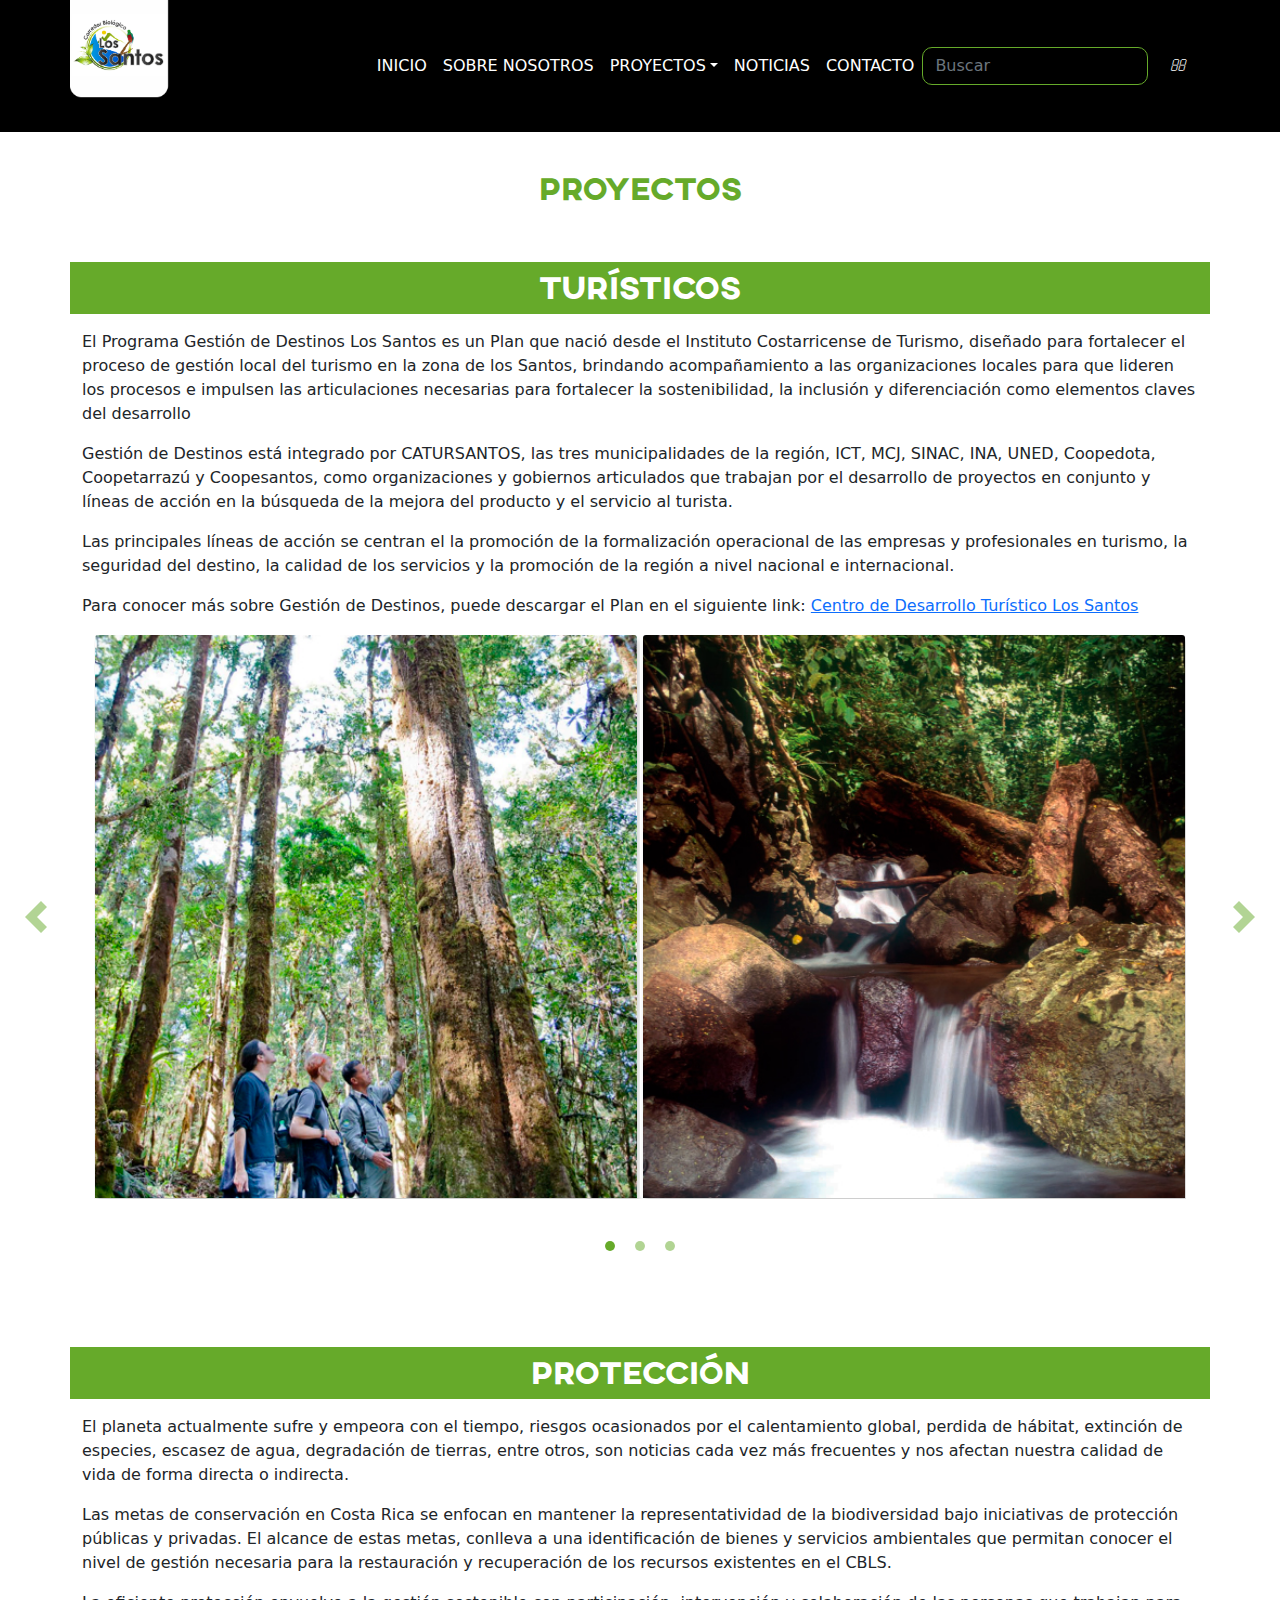
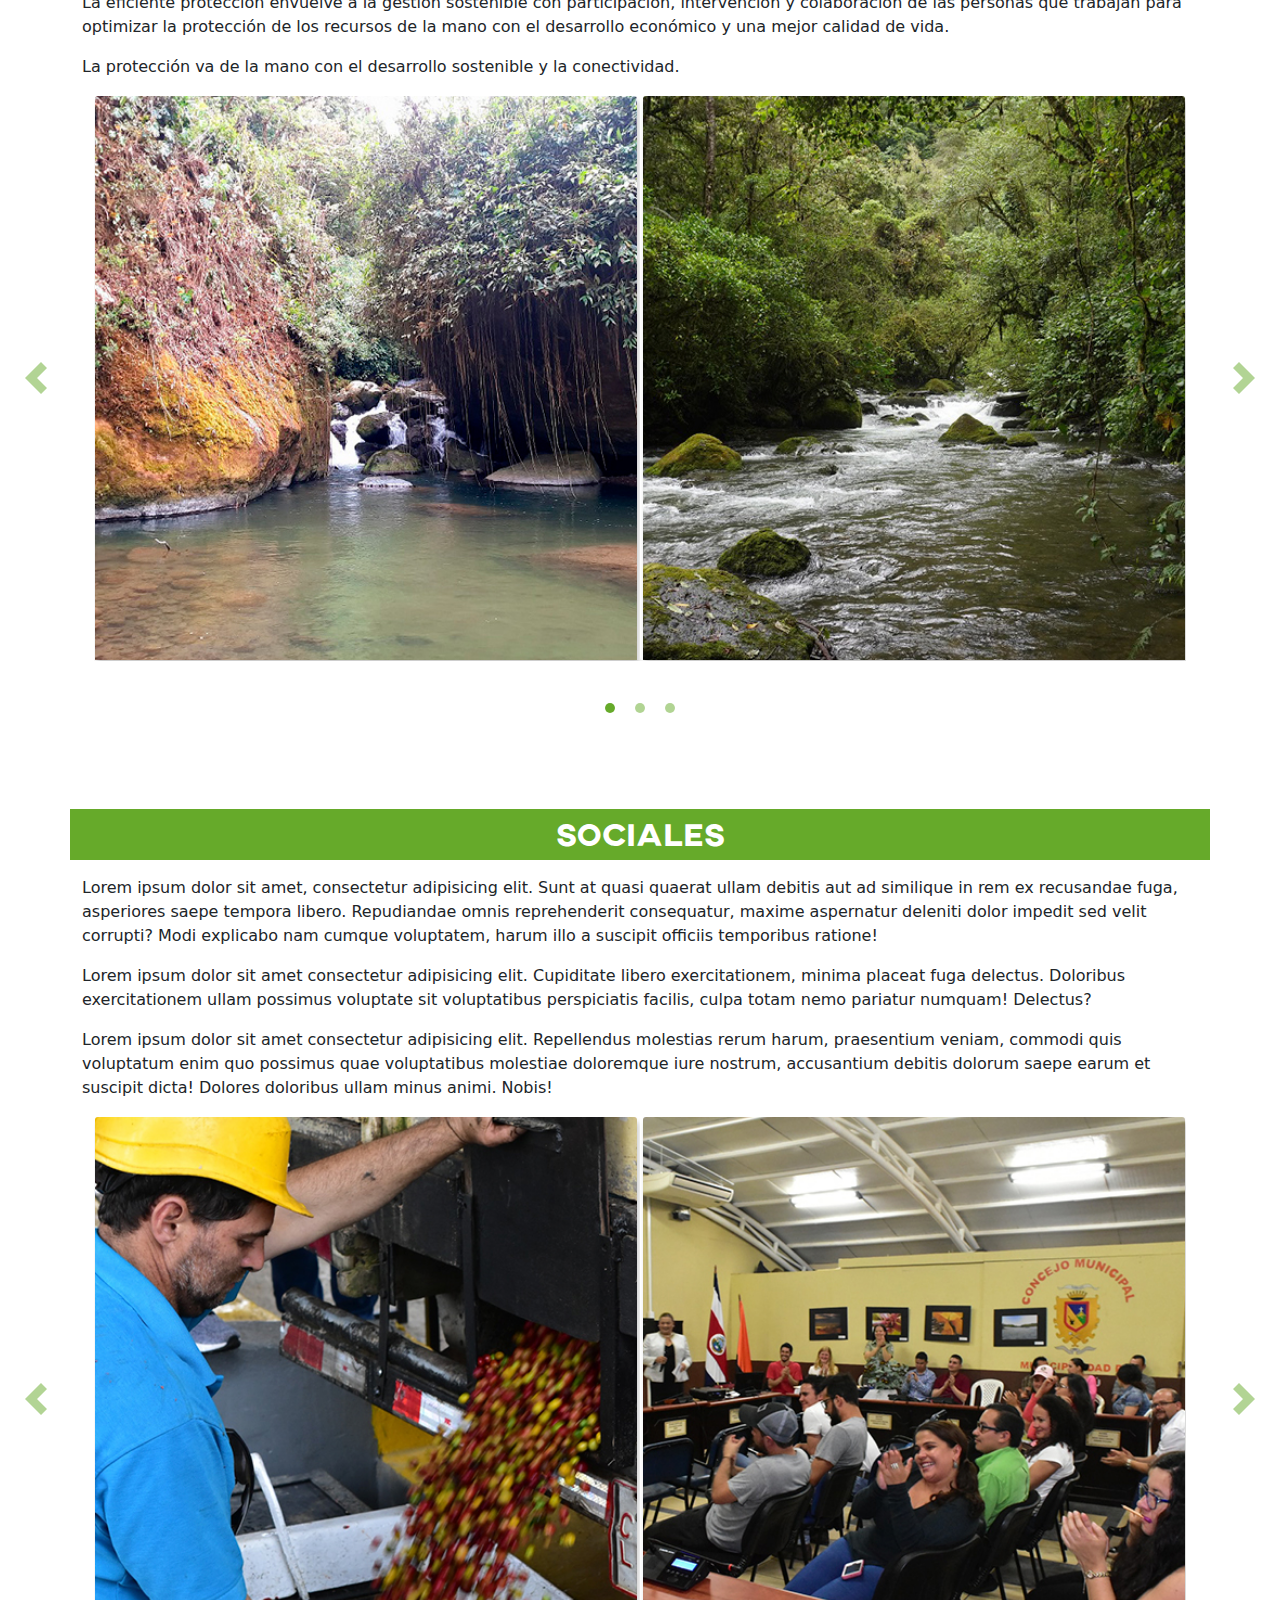
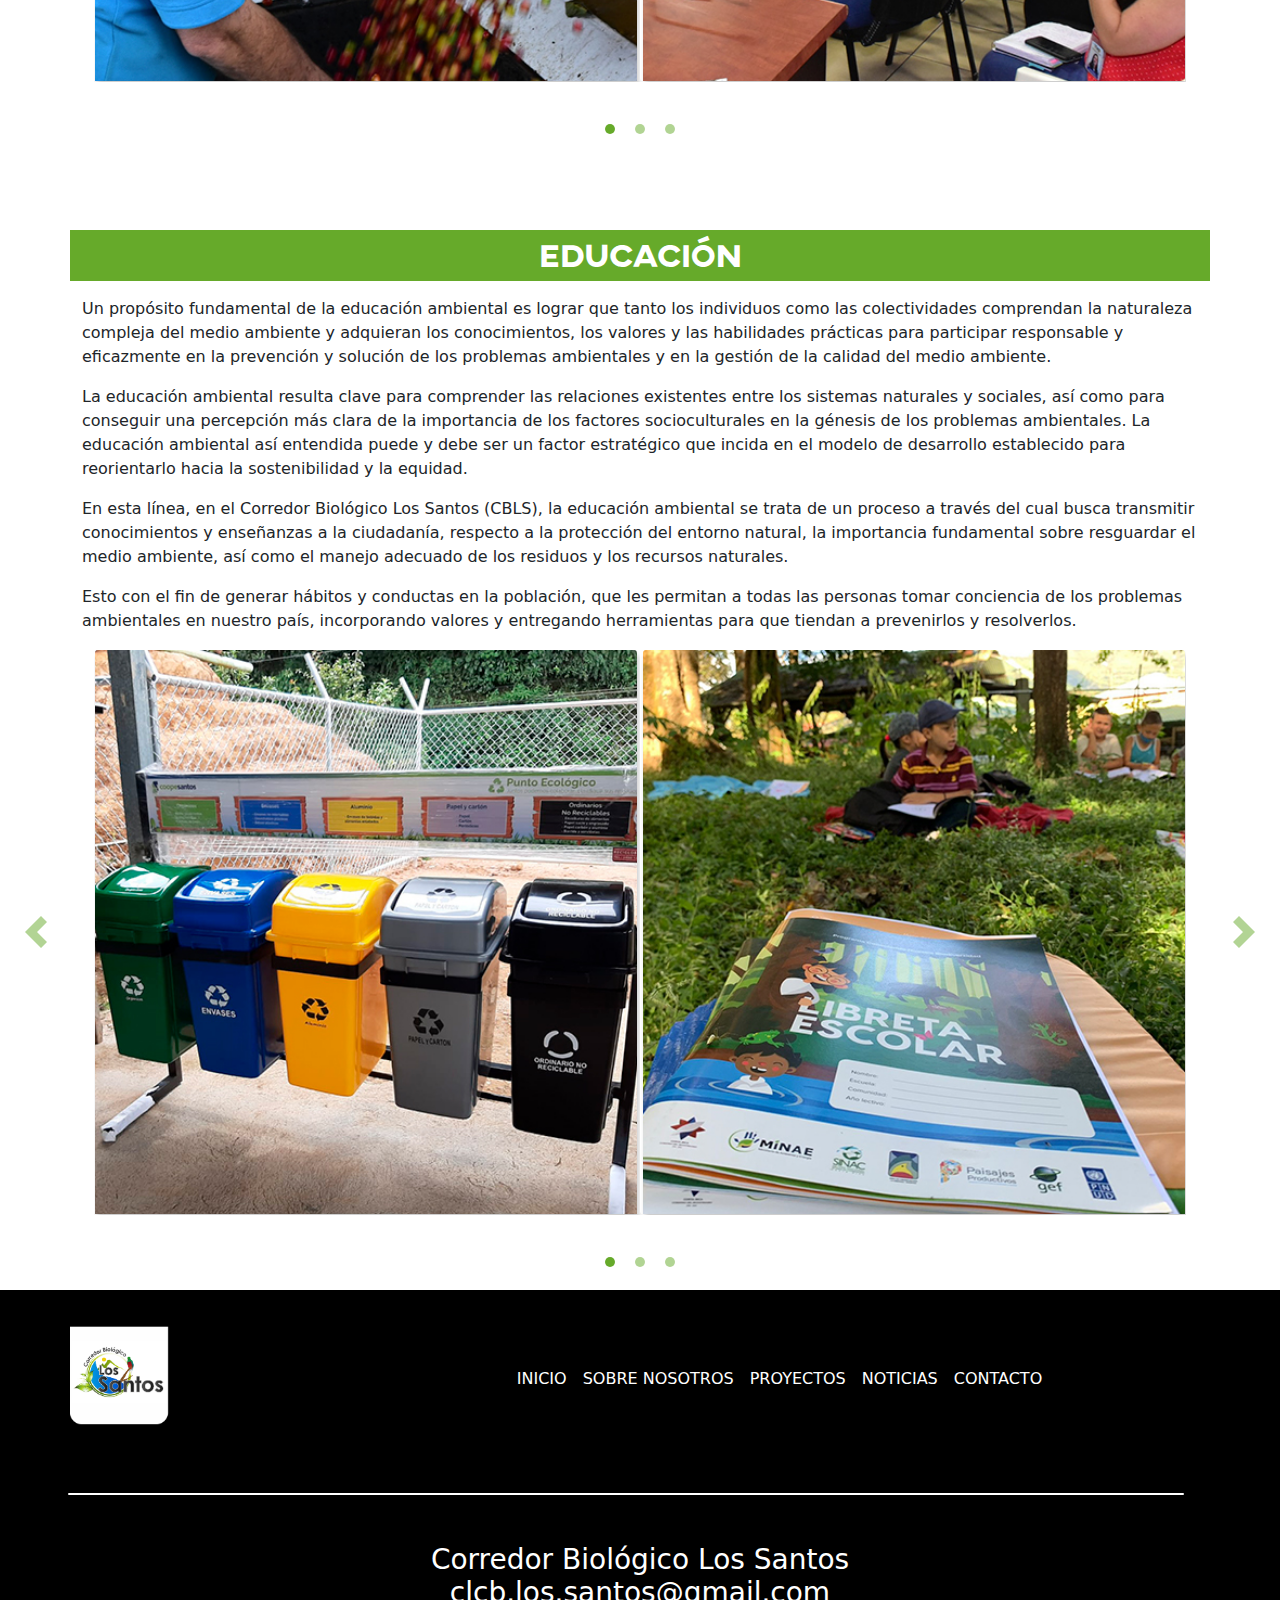
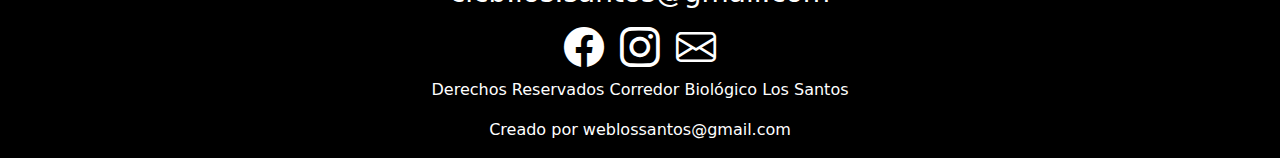
<file: proyectos.html>
<!DOCTYPE html>
<html lang="en">
<head>
    <meta charset="UTF-8">
    <meta http-equiv="X-UA-Compatible" content="IE=edge">
    <meta name="viewport" content="width=device-width, initial-scale=1.0">
    <title>Corredor Biologico Los Santos</title>
    <link rel="icon" type="image/x-icon" href="/img/logo.png">
    <!-- links Bootstrap -->
    <link rel="stylesheet" href="css/bootstrap.css">
    <link rel="stylesheet" href="https://maxcdn.bootstrapcdn.com/font-awesome/4.4.0/css/font-awesome.min.css">
    <link rel="stylesheet" href="https://cdn.jsdelivr.net/npm/bootstrap-icons@1.8.1/font/bootstrap-icons.css">
    <!-- links Fontawesome -->
    <link rel="stylesheet" href="https://use.fontawesome.com/releases/v5.6.3/css/all.css"
    integrity="sha384-UHRtZLI+pbxtHCWp1t77Bi1L4ZtiqrqD80Kn4Z8NTSRyMA2Fd33n5dQ8lWUE00s/" crossorigin="anonymous">
    <!-- links CSS Style -->
    <link rel="stylesheet" href="css/style.css">
</head>
<body>
    <section id="header">
        <nav class="navbar navbar-expand-md navbar-dark fixed-top" style="background:#000;">
            <div class="container">
                <a class="navbar-brand" href="index.html#home" id="logo">
                    <img src="img/logo.png" alt="" width="80px">
                </a>
                <button class="navbar-toggler" type="button" data-bs-toggle="collapse"  data-bs-target="#navbarSupportedContent"
                aria-controls="navbarSupportedContent" aria-expanded="false" aria-label="Toggle navigation">
                    <span class="navbar-toggler-icon"></span>
                </button>
                <div class="collapse navbar-collapse" id="navbarSupportedContent">
                    <ul class="navbar-nav ms-auto mb-2 mb-lg-0" id="navbarh">
                        <li class="nav-item">
                            <a class="nav-link active font" aria-current="page"    href="index.html#home">INICIO</a>
                        </li>
                        <li class="nav-item">
                            <a class="nav-link active font" href="index.html#sobre-nosotros">SOBRE NOSOTROS</a>
                        </li>
                        <li class="nav-item dropdown">
                            <a class="nav-link active font dropdown-toggle" href="index.html#proyectosh" id="navbarDropdown" role="button"
                            data-bs-toggle="dropdown" aria-expanded="false">PROYECTOS</a>
                            <ul class="dropdown-menu text-dark" aria-labelledby="navbarDropdown" id="navbarProyectos">
                                <li><a class="dropdown-item fonts text-light" href="#proyectosTuristicos">TURISTICOS</a></li>
                                <li><a class="dropdown-item fonts text-light" href="#proyectosProteccion">PROTECCIÓN</a></li>
                                <li><a class="dropdown-item fonts text-light" href="#proyectosSociales">SOCIALES</a></li>
                                <li>
                                    <hr class="dropdown-divider text-light">
                                </li>
                                <li><a class="dropdown-item text-light fonts" href="#proyectosEducacion">EDUCACION</a></li>
                            </ul>
                        </li>
                        <li class="nav-item">
                            <a class="nav-link active font" href="index.html#noticias">NOTICIAS</a>
                        </li>
                        <li class="nav-item">
                            <a class="nav-link active font" href="index.html#FormularioContacto">CONTACTO</a>
                        </li>
                    </ul>
                    <form class="d-flex">
                        <input class="form-control me-2 bg-transparent text-light" type="search" placeholder="Buscar" aria-label="Search"
                        id="search">
                        <a href="#" class="btn" type="submit" id="lupa"><i class="fas fa-search"></i></a>
                    </form>
                </div>
            </div>
        </nav>
    </section>
    <section id="proyectosTuristicos" class="bg-white">
        <div class="container">
            <div class="row">
                <div id="tituloProyecto" class="col-12 mt-5">
                    <h2>PROYECTOS</h2>
                </div>
            </div>
            <div class="row">
                <div id="subtituloProyecto" class="col-12 mt-5">
                    <h2>TURÍSTICOS</h2>
                </div>
            </div>
            <div class="row mt-3">
                <div id="parrafoProyecto" class="col-12">
                    <p>El Programa Gestión de Destinos Los Santos es un Plan que nació desde el Instituto Costarricense de Turismo, diseñado para fortalecer el proceso de gestión local del turismo en la zona de los Santos, brindando acompañamiento a las organizaciones locales para que lideren los procesos e impulsen las articulaciones necesarias para fortalecer la sostenibilidad, la inclusión y diferenciación como elementos claves del desarrollo</p>
                    <p>Gestión de Destinos está integrado por CATURSANTOS, las tres municipalidades de la región, ICT, MCJ, SINAC, INA, UNED, Coopedota, Coopetarrazú y Coopesantos, como organizaciones y gobiernos articulados que trabajan por el desarrollo de proyectos en conjunto y líneas de acción en la búsqueda de la mejora del producto y el servicio al turista.</p>
                    <p>Las principales líneas de acción se centran el la promoción de la formalización operacional de las empresas y profesionales en turismo, la seguridad del destino, la calidad de los servicios y la promoción de la región a nivel nacional e internacional.</p>
                    <p>Para conocer más sobre Gestión de Destinos, puede descargar el Plan en el siguiente link: <a href="https://www.ict.go.cr/es/documentos-institucionales/gidt/1712-programa-gestion-integral-de-destinos-cdt-los-santos/file.html#:~:text=El%20programa%20de%20Gesti%C3%B3n%20Integral,la%20sostenibilidad%2C%20la%20inclusi%C3%B3n%20y" target="_blank">Centro de Desarrollo Turístico Los Santos</a></p>
                </div>
            </div>
            <div class="container-fluid mb-5">
                <div id="carouselExampleIndicators2" class="carousel slide" data-bs-ride="carousel">
                    <div class="carousel-indicators">
                    <button type="button" data-bs-target="#carouselExampleIndicators2" data-bs-slide-to="0" class="active" aria-current="true" aria-label="Slide 1"></button>
                    <button type="button" data-bs-target="#carouselExampleIndicators2" data-bs-slide-to="1" aria-label="Slide 2"></button>
                    <button type="button" data-bs-target="#carouselExampleIndicators2" data-bs-slide-to="2" aria-label="Slide 3" id="proyectosProteccion"></button>
                    </div>
                    <div class="carousel-inner">
                    <div class="carousel-item active">
                        <div class="row g-3 g-sm-1">
                            <div class="card col-sm-6 border-white">
                                <img src="img/21.jpg" class="card-img-top fotoProyectos" alt="...">
                            </div>
                            <div class="card col-sm-6 border-white d-none d-sm-inline-flex">
                                <img src="img/16.jpg" class="card-img-top fotoProyectos" alt="...">
                            </div>
                        </div>
                    </div>
                    <div class="carousel-item">
                        <div class="row g-3 g-sm-1">
                            <div class="card col-sm-6 border-white">
                                <img src="img/17.jpg" class="card-img-top fotoProyectos" alt="...">
                            </div>
                            <div class="card col-sm-6 border-white d-none d-sm-inline-flex">
                                <img src="img/18.jpg" class="card-img-top fotoProyectos" alt="...">
                            </div>
                        </div>
                    </div>
                    <div class="carousel-item">
                        <div class="row g-3 g-sm-1">
                            <div class="card col-sm-6 border-white">
                                <img src="img/19.jpg" class="card-img-top fotoProyectos" alt="...">
                            </div>
                            <div class="card col-sm-6 border-white d-none d-sm-inline-flex">
                                <img src="img/20.jpg" class="card-img-top fotoProyectos" alt="...">
                            </div>
                        </div>
                    </div>
                    </div>
                    <button class="carousel-control-prev justify-content-start d-none d-sm-flex" type="button" data-bs-target="#carouselExampleIndicators2" data-bs-slide="prev">
                        <span class="carousel-control-prev-icon" aria-hidden="true"></span>
                        <span class="visually-hidden">Previous</span>
                    </button>
                    <button class="carousel-control-next justify-content-end d-none d-sm-flex" type="button" data-bs-target="#carouselExampleIndicators2" data-bs-slide="next">
                        <span class="carousel-control-next-icon" aria-hidden="true"></span>
                        <span class="visually-hidden">Next</span>
                    </button>
                </div>
            </div>
            <section class="bg-white">
                <div class="row mt-5">
                    <div id="subtituloProyecto" class="col-12">
                        <h2>PROTECCIÓN</h2>
                    </div>
                </div>
                <div class="row mt-3">
                    <div id="parrafoProyecto" class="col-12">
                        <p>El planeta actualmente sufre y empeora con el tiempo, riesgos ocasionados por el calentamiento global, perdida de hábitat, extinción de especies, escasez de agua, degradación de tierras, entre otros, son noticias cada vez más frecuentes y nos afectan nuestra calidad de vida de forma directa o indirecta.</p>
                        <p>Las metas de conservación en Costa Rica se enfocan en mantener la representatividad de la biodiversidad bajo iniciativas de protección públicas y privadas. El alcance de estas metas, conlleva a una identificación de bienes y servicios ambientales que permitan conocer el nivel de gestión necesaria para la restauración y recuperación de los recursos existentes en el CBLS.</p>
                        <p>La eficiente protección envuelve a la gestión sostenible con participación, intervención y colaboración de las personas que trabajan para optimizar la protección de los recursos de la mano con el desarrollo económico y una mejor calidad de vida.</p>
                        <p>La protección va de la mano con el desarrollo sostenible y la conectividad.</p>
                    </div>
                </div>
                <div class="container-fluid">
                    <div id="carouselExampleIndicators3" class="carousel slide" data-bs-ride="carousel">
                        <div class="carousel-indicators">
                        <button type="button" data-bs-target="#carouselExampleIndicators3" data-bs-slide-to="0" class="active" aria-current="true" aria-label="Slide 1"></button>
                        <button type="button" data-bs-target="#carouselExampleIndicators3" data-bs-slide-to="1" aria-label="Slide 2"></button>
                        <button type="button" data-bs-target="#carouselExampleIndicators3" data-bs-slide-to="2" aria-label="Slide 3" id="proyectosSociales"></button>
                        </div>
                        <div class="carousel-inner">
                        <div class="carousel-item active">
                            <div class="row g-3 g-sm-1">
                                <div class="card col-sm-6 border-white">
                                    <img src="img/15.jpg" class="card-img-top fotoProyectos" alt="...">
                                </div>
                                <div class="card col-sm-6 border-white d-none d-sm-inline-flex">
                                    <img src="img/22.jpg" class="card-img-top fotoProyectos" alt="...">
                                </div>
                            </div>
                        </div>
                        <div class="carousel-item">
                            <div class="row g-3 g-sm-1">
                                <div class="card col-sm-6 border-white">
                                    <img src="img/23.jpg" class="card-img-top fotoProyectos" alt="...">
                                </div>
                                <div class="card col-sm-6 border-white d-none d-sm-inline-flex">
                                    <img src="img/24.jpg" class="card-img-top fotoProyectos" alt="...">
                                </div>
                            </div>
                        </div>
                        <div class="carousel-item">
                            <div class="row g-3 g-sm-1">
                                <div class="card col-sm-6 border-white">
                                    <img src="img/25.jpg" class="card-img-top fotoProyectos" alt="...">
                                </div>
                                <div class="card col-sm-6 border-white d-none d-sm-inline-flex">
                                    <img src="img/26.jpg" class="card-img-top fotoProyectos" alt="...">
                                </div>
                            </div>
                        </div>
                        </div>
                        <button class="carousel-control-prev justify-content-start d-none d-sm-flex" type="button" data-bs-target="#carouselExampleIndicators3" data-bs-slide="prev">
                            <span class="carousel-control-prev-icon" aria-hidden="true"></span>
                            <span class="visually-hidden">Previous</span>
                            </button>
                            <button class="carousel-control-next justify-content-end d-none d-sm-flex" type="button"   data-bs-target="#carouselExampleIndicators3" data-bs-slide="next">
                            <span class="carousel-control-next-icon" aria-hidden="true"></span>
                            <span class="visually-hidden">Next</span>
                            </button>
                    </div>
                </div>
            </section>
            <section class="bg-white">
                <div class="row mt-5">
                    <div id="subtituloProyecto" class="col-12 ">
                        <h2>SOCIALES</h2>
                    </div>
                </div>
                <div class="row mt-3">
                    <div id="parrafoProyecto" class="col-12">
                        <p>Lorem ipsum dolor sit amet, consectetur adipisicing elit. Sunt at quasi quaerat ullam debitis aut ad similique in rem ex recusandae fuga, asperiores saepe tempora libero. Repudiandae omnis reprehenderit consequatur, maxime aspernatur deleniti dolor impedit sed velit corrupti? Modi explicabo nam cumque voluptatem, harum illo a suscipit officiis temporibus ratione!</p>
                        <p>Lorem ipsum dolor sit amet consectetur adipisicing elit. Cupiditate libero exercitationem, minima placeat fuga delectus. Doloribus exercitationem ullam possimus voluptate sit voluptatibus perspiciatis facilis, culpa totam nemo pariatur numquam! Delectus?</p>
                        <p>Lorem ipsum dolor sit amet consectetur adipisicing elit. Repellendus molestias rerum harum, praesentium veniam, commodi quis voluptatum enim quo possimus quae voluptatibus molestiae doloremque iure nostrum, accusantium debitis dolorum saepe earum et suscipit dicta! Dolores doloribus ullam minus animi. Nobis!</p>
                    </div>
                </div>
                <div class="container-fluid">
                    <div id="carouselExampleIndicators" class="carousel slide" data-bs-ride="carousel">
                        <div class="carousel-indicators">
                        <button type="button" data-bs-target="#carouselExampleIndicators" data-bs-slide-to="0" class="active" aria-current="true" aria-label="Slide 1"></button>
                        <button type="button" data-bs-target="#carouselExampleIndicators" data-bs-slide-to="1" aria-label="Slide 2"></button>
                        <button type="button" data-bs-target="#carouselExampleIndicators" data-bs-slide-to="2" aria-label="Slide 3" id="proyectosEducacion"></button>
                        </div>
                        <div class="carousel-inner">
                        <div class="carousel-item active">
                            <div class="row g-3 g-sm-1">
                                <div class="card col-sm-6 border-white">
                                    <img src="img/27.jpg" class="card-img-top fotoProyectos" alt="...">
                                </div>
                                <div class="card col-sm-6 border-white d-none d-sm-inline-flex">
                                    <img src="img/28.jpg" class="card-img-top fotoProyectos" alt="...">
                                </div>
                            </div>
                        </div>
                        <div class="carousel-item">
                            <div class="row g-3 g-sm-1">
                                <div class="card col-sm-6 border-white">
                                    <img src="img/29.jpg" class="card-img-top fotoProyectos" alt="...">
                                </div>
                                <div class="card col-sm-6 border-white d-none d-sm-inline-flex">
                                    <img src="img/30.jpg" class="card-img-top fotoProyectos" alt="...">
                                </div>
                            </div>
                        </div>
                        <div class="carousel-item">
                            <div class="row g-3 g-sm-1">
                                <div class="card col-sm-6 border-white">
                                    <img src="img/31.jpg" class="card-img-top fotoProyectos" alt="...">
                                </div>
                                <div class="card col-sm-6 border-white d-none d-sm-inline-flex">
                                    <img src="img/32.jpg" class="card-img-top fotoProyectos" alt="...">
                                </div>
                            </div>
                        </div>
                        </div>
                        <button class="carousel-control-prev justify-content-start d-none d-sm-flex" type="button" data-bs-target="#carouselExampleIndicators" data-bs-slide="prev">
                            <span class="carousel-control-prev-icon" aria-hidden="true"></span>
                            <span class="visually-hidden">Previous</span>
                            </button>
                            <button class="carousel-control-next justify-content-end d-none d-sm-flex" type="button"   data-bs-target="#carouselExampleIndicators" data-bs-slide="next">
                            <span class="carousel-control-next-icon" aria-hidden="true"></span>
                            <span class="visually-hidden">Next</span>
                            </button>
                    </div>
                </div>
            </section>
            <section class="bg-white">
                <div class="row mt-5">
                    <div id="subtituloProyecto" class="col-12 ">
                        <h2>EDUCACIÓN</h2>
                    </div>
                </div>
                <div class="row mt-3">
                    <div id="parrafoProyecto" class="col-12">
                        <p>Un propósito fundamental de la educación ambiental es lograr que tanto los individuos como las colectividades comprendan la naturaleza compleja del medio ambiente y adquieran los conocimientos, los valores y las habilidades prácticas para participar responsable y eficazmente en la prevención y solución de los problemas ambientales y en la gestión de la calidad del medio ambiente.</p>
                        <p>La educación ambiental resulta clave para comprender las relaciones existentes entre los sistemas naturales y sociales, así como para conseguir una percepción más clara de la importancia de los factores socioculturales en la génesis de los problemas ambientales. La educación ambiental así entendida puede y debe ser un factor estratégico que incida en el modelo de desarrollo establecido para reorientarlo hacia la sostenibilidad y la equidad.</p>
                        <p>En esta línea, en el Corredor Biológico Los Santos (CBLS), la educación ambiental se trata de un proceso a través del cual busca transmitir conocimientos y enseñanzas a la ciudadanía, respecto a la protección del entorno natural, la importancia fundamental sobre resguardar el medio ambiente, así como el manejo adecuado de los residuos y los recursos naturales. </p>
                        <p>Esto con el fin de generar hábitos y conductas en la población, que les permitan a todas las personas tomar conciencia de los problemas ambientales en nuestro país, incorporando valores y entregando herramientas para que tiendan a prevenirlos y resolverlos.</p>
                    </div>
                </div>
                <div class="container-fluid">
                    <div id="carouselExampleIndicators4" class="carousel slide" data-bs-ride="carousel">
                        <div class="carousel-indicators">
                        <button type="button" data-bs-target="#carouselExampleIndicators4" data-bs-slide-to="0" class="active" aria-current="true" aria-label="Slide 1"></button>
                        <button type="button" data-bs-target="#carouselExampleIndicators4" data-bs-slide-to="1" aria-label="Slide 2"></button>
                        <button type="button" data-bs-target="#carouselExampleIndicators4" data-bs-slide-to="2" aria-label="Slide 3"></button>
                        </div>
                        <div class="carousel-inner">
                        <div class="carousel-item active">
                            <div class="row g-3 g-sm-1">
                                <div class="card col-sm-6 border-white">
                                    <img src="img/33.jpg" class="card-img-top fotoProyectos" alt="...">
                                </div>
                                <div class="card col-sm-6 border-white d-none d-sm-inline-flex">
                                    <img src="img/34.jpg" class="card-img-top fotoProyectos" alt="...">
                                </div>
                            </div>
                        </div>
                        <div class="carousel-item">
                            <div class="row g-3 g-sm-1">
                                <div class="card col-sm-6 border-white">
                                    <img src="img/35.jpg" class="card-img-top fotoProyectos" alt="...">
                                </div>
                                <div class="card col-sm-6 border-white d-none d-sm-inline-flex">
                                    <img src="img/36.jpg" class="card-img-top fotoProyectos" alt="...">
                                </div>
                            </div>
                        </div>
                        <div class="carousel-item">
                            <div class="row g-3 g-sm-1">
                                <div class="card col-sm-6 border-white">
                                    <img src="img/37.jpg" class="card-img-top fotoProyectos" alt="...">
                                </div>
                                <div class="card col-sm-6 border-white d-none d-sm-inline-flex">
                                    <img src="img/38.jpg" class="card-img-top fotoProyectos" alt="...">
                                </div>
                            </div>
                        </div>
                        </div>
                        <button class="carousel-control-prev justify-content-start d-none d-sm-flex" type="button" data-bs-target="#carouselExampleIndicators4" data-bs-slide="prev">
                            <span class="carousel-control-prev-icon" aria-hidden="true"></span>
                            <span class="visually-hidden">Previous</span>
                            </button>
                            <button class="carousel-control-next justify-content-end d-none d-sm-flex" type="button"   data-bs-target="#carouselExampleIndicators4" data-bs-slide="next">
                            <span class="carousel-control-next-icon" aria-hidden="true"></span>
                            <span class="visually-hidden">Next</span>
                            </button>
                    </div>
                </div>
            </section>
        </div>
    </section>
    <!-- Inicio Footer -->
    <section class="SeccionFooter">
        <div class="container text-center">
            <header class="d-flex flex-wrap align-items-center justify-content-center justify-content-md-between py-4 mb-4">
                <a href="#" class="d-flex align-items-center col-md-3 mb-2 mb-md-0 text-decoration-none">
                    <img src="img/logo.png" alt="" id="logo" class="mt-4"  width="80px">
                </a>
                <ul class="nav col-12 col-md-auto mb-2 justify-content-center mb-md-0 mx-auto">
                    <li><a href="index.html#home" class="nav-link px-2 link-light textColorLinksFoother">INICIO</a></li>
                    <li><a href="index.html#sobre-nosotros" class="nav-link px-2 link-light textColorLinksFoother">SOBRE NOSOTROS</a></li>
                    <li><a href="proyectos.html" class="nav-link px-2 link-light textColorLinksFoother">PROYECTOS</a></li>
                    <li><a href="index.html#noticias" class="nav-link px-2 link-light textColorLinksFoother">NOTICIAS</a></li>
                    <li><a href="index.html#FormularioContacto" class="nav-link px-2 link-light textColorLinksFoother">CONTACTO</a></li>
                </ul>        
            </header>
            <div class="vr rounded lineaFooter w-100 mb-5"></div>
        </div>
        <div class="container">
            <div class="d-flex justify-content-center text-center">
                <p class="h3">Corredor Biológico Los Santos <br> clcb.los.santos@gmail.com</p>
            </div>
        </div>
        <div class="d-flex justify-content-center text-center ">
            <a href="https://www.facebook.com/CBLosSantos" class="textColorLinksFoother" target="_blank"
            rel="noopener noreferrer"><i class="bi bi-facebook fs-1 px-2"></i></a>
            <a href="https://www.instagram.com/cbls40/?utm_medium=copy_link" class="textColorLinksFoother" target="_blank"
            rel="noopener noreferrer"><i class="bi bi-instagram fs-1 px-2"></i></i></a>
            <a href="mailto:clcb.los.santos@gmail.com" class="textColorLinksFoother"><i
            class="bi bi-envelope fs-1 px-2"></i></a>
        </div>
        <div class="container">
            <div class="row text-center">
                <div class="col-12">
                    <p>Derechos Reservados Corredor Biológico Los Santos</p>
                </div>
                <div class="col-12">
                    <p>Creado por weblossantos@gmail.com</p>
                </div>
            </div>
        </div>
    </div>
    </section>
    <!-- Fin Footer -->
    <script src="js/bootstrap.bundle.js"></script>
    <script src="js/script.js"></script>

</body>
</html>
</file>
<file: css/style.css>
@font-face {
    font-family: AXIS Extra Bold;
    src: url(../font/Axis\ Extrabold.otf);
}
:root{
    --main-font-family: AXIS Extra Bold;
    --main-color: #66AA2A;
    /* variables de textos */
    --main-text-menu: 2rem;
    --main-title: 4rem;
    --main-subtitles: 2.5rem;
    --main-paragraph: 1.5rem;
    /* variables del button  */
    --main-button-color: #66AA2A;
    --main-button-border-radius: 5px;
    --main-button-text-size: 1rem;
    --main-button-text-color: #fff;
    /* variables de espaciado */
    --main-padding: 100px;
}
*{
    transition: .2s linear;
}
body{
    position: relative; 
} 
/* Inicio del home */
#home{
    background: url(../img/home.jpg);
    background-size: cover;
    background-position: center;
}
#navbarProyectos{
    color: #FFF;
}
#logo{
    margin-top: -0.1rem;
    transform: scale(1.3);
}
#corredor{
    padding: 250px 0;
    text-align: center;
    font-family: AXIS Extra Bold;
}
#corredor h1{
    font-size: 4rem;
    color: #66aa2a;
}
#corredor h2{
    font-size: 10rem;
}
#corredor button{
    color: #66aa2a;
}
#corredor span{
    color: #fff;
}
#verVideo{
    background:#66aa2a;
    margin-top: 1rem;
    display: inline-block;
    padding: .6rem 1.5rem;
    font-size: 2rem;
    border: solid .1rem #66aa2a;
    border-radius: 10px;
    cursor: pointer;
    color: #fff;
}
#verVideo :hover{
    letter-spacing: 0.2rem;
}
#lupa{
    color: #fff;
}
#search{
    border: solid .1rem #66aa2a;
    border-radius: 10px;
}
#navbarProyectos{
    background: #000;
    color: #FFF;
    border: solid .1rem #66aa2a;
    border-radius: 10px;
}
#navbarProyectos :hover{
    background: #66aa2a;
}
#navbarh :hover{
    color: #66aa2a;
}
/* Fin del home */
/* Seccion Sobre Nosotros */
/* Titulo */
#sobre-nosotros{
    position: relative;
    border: none;
}
#sobre-nosotros h1{
    font-family: var(--main-font-family);
    color: var(--main-color);
    font-size: 2rem;
}
#sobre-nosotros .title-1{
    color: #000;
}
/* Parrafo */
.parrafocbls{
    position: relative;
    margin-top: 60px;
    margin-bottom: 60px;
    font-family: Roboto;
    font-size: 20px;
}

/* Button */
.mas{
    font-size: 1.2rem;
    font-family: var(--main-font-family);
    background: var(--main-color);
    color: #fff;
    border-radius: 10px;
    padding: .6rem 1.5rem;
}
.mas:hover{
    letter-spacing: 0.2rem;
}
/* Box-text */
#box-text p strong{
    color: var(--main-color);
}
#box-text{
    display: none;
    background-color: rgb(255, 254, 254);
    position: absolute;
    z-index: 10; 
    top: 75px;
    overflow: scroll;
    overflow-x: hidden;
    scroll-behavior: smooth;
    margin-top: 16px;
    box-shadow: 1px 1px 5px 2px rgba(0, 0, 0, 0.2);
    border-bottom-right-radius: 5px;
    border-top-right-radius: 5px;
}
/* width */
#box-text::-webkit-scrollbar {
    width: 12px;
}
  /* Track */
#box-text::-webkit-scrollbar-track {
    box-shadow: inset 0 0 5px grey;
    border-radius: 10px;
}
  /* Handle */
#box-text::-webkit-scrollbar-thumb {
    background: var(--main-color);
    border-radius: 10px;
}
#mark{
    display: none;
    background-color: #fff;
    color: #000;
    margin-top: 120px;
    /* width: 20px;
    height: 20px; */
    margin-right: 10px;
    /* position: fixed; */
    z-index: 100;
}
/* Inicio de Proyectos */
#tituloProyecto{
    font-family: AXIS Extra Bold;
    font-size: 4rem;
    font-style: normal;
    font-weight: 700;
    color: #66AA2A !important;
    margin-top: 20px;
    text-align: center;
}
.fotob{
    width: 350px;
    height: 520px;
    margin-bottom: 20px;
    box-shadow: 2px 5px 5px rgba(0, 0, 0, 0.2);
}
#proyectosh :hover{
    transform: scale(1.03);
}
.textos{
    color: #ffffff;
    text-align: center;
    position: relative;
    top: 75%; 
}
.textos p{
    font-family: 'Roboto', sans-serif;
    font-size: 22px;
    font-style: normal;
    font-weight: 400;
}
.textos h3{
    font-family: AXIS Extra Bold;
    font-size: 1.7rem;
    font-style: normal;
    font-weight: 700;
}
#botonMenu{
    background:#66aa2a;
    margin-top: 1rem;
    display: inline-block;
    padding: .6rem 1.5rem;
    font-size: 1rem;
    border: solid .1rem #66aa2a !important;
    border-radius: 10px;
    cursor: pointer;
    color: #fff;
    transition: .2s linear;
}
#boton :hover{
    letter-spacing: 0.2rem;
}
/* Fin de Proyectos */
/*Style del Noticias*/
#botones{
    background-color: #66aa2a;
    border: #66aa2a;
    color: white;
    justify-content: left;
    box-shadow: none;
}
#flechas{
    border: #66aa2a;
}
.imgslider{
    width: 750px;
    height: 350px;
    margin-top: 10px;
    border-width: 5px;
    border-style: solid;
    border-color: #66aa2a;
}
.textoderecho{
    font-family: 'Roboto', sans-serif;
    font-size: 1rem;
}
.carousel-indicators button {
    height: 10px !important;
    width: 10px !important;
    margin: 0 10px !important;
    border-radius: 100%;
    background-color: #66aa2a !important;
    margin-bottom: -120px !important;
    z-index: 1000;
}
.flechacolor{
    font-size: 50px !important;
    color: #66aa2a !important;
    margin-left: -15px !important;
}
/* Fin de sytle carousel */
/* Seccion Galeria y Documentos */
.SeccionGaleYDoc{
    background: #000;
    color: #FFFFFF;
    font-family: 'Roboto', sans-serif;
}
.fontSizeGYD{
    font-family: AXIS Extra Bold;
}
.icono{
    font-size: 100px;
    color: #FFFFFF;
    border-radius: 500px;
    z-index: 1000;
}
.circulo{
    width: 150px;
    height: 150px;
    border-radius: 500px;
}
.circulo:hover{
    background: #66AA2A;
}
.linkGYD{
    text-decoration: none;
    color: #FFFFFF;
}
.linkGYD:hover{
    color: #66AA2A;
}
.lineaGYD{
    background: #66AA2A;
    margin-top: 30px;
    margin-bottom: 30px;
    width: 5px;
}

/* INICIO DE COMENTARIOS */
.carousel-indicators{
    background-color: #66aa2a;
    bottom: -3rem !important;
    color: #66aa2a !important;
}
.carousel-indicators button {
    height: 10px !important;
    width: 10px !important;
    margin: 0 10px !important;
    border-radius: 100%;
    background-color: #66aa2a !important;
    margin-bottom: -120px !important;
    z-index: 1000;
}
.carousel-control-prev-icon {
    background-image: url("data:image/svg+xml;charset=utf8,%3Csvg xmlns='http://www.w3.org/2000/svg' fill='%2366aa2a' viewBox='0 0 8 8'%3E%3Cpath d='M5.25 0l-4 4 4 4 1.5-1.5-2.5-2.5 2.5-2.5-1.5-1.5z'/%3E%3C/svg%3E") !important;
    position: relative;
    left: -45%;
} 
.carousel-control-next-icon {
    background-image: url("data:image/svg+xml;charset=utf8,%3Csvg xmlns='http://www.w3.org/2000/svg' fill='%2366aa2a' viewBox='0 0 8 8'%3E%3Cpath d='M2.75 0l-1.5 1.5 2.5 2.5-2.5 2.5 1.5 1.5 4-4-4-4z'/%3E%3C/svg%3E") !important;
    position: relative;
    right: -45%;
}

#NombreComentario{
    color: #66aa2a;
    font-family: 'Roboto', sans-serif;
    font-size: 20px !important;
    font-style: normal;
    font-weight: 700;
    margin-top: 20px;
}
#ComillasComentario{
    color: #66aa2a;
    font-family: 'Roboto', sans-serif;
    font-size: 52px !important;
    font-style: normal;
    font-weight: 700;
    margin-top: 5px;
}
#imgComentario{
    width: 8rem !important;
    border-radius: 50%;
    object-fit: cover;
    margin-top: -22px;
    align-items: center !important;
}
#parComentario{
    margin-top: -20px;
    font-family: 'Roboto', sans-serif;
    font-size: 16px !important;
}

/* INICIO FORMULARIO */
#FormularioContacto{
    background: url(../img/fondo-contacto.jpg);
	background-size: cover;
	background-position: center;
	position: relative;
}
.colibrie{
    position: relative;
    right: 30%;
}
#tituloH2 {
	font-family: AXIS Extra Bold;
	font-size: 4rem;
	font-style: normal;
	font-weight: 700;
	color: #ffffff;
	margin-top: 20px;
	text-align: center;
}
#input1 {
	font-family: 'Roboto', sans-serif;
	color: #000;
}
#input2 {
	font-family: 'Roboto', sans-serif;
	color: #000;
}
#input3 {
	font-family: 'Roboto', sans-serif;
	color: #000;
}
#Textarea1 {
	font-family: 'Roboto', sans-serif;
	color: #000;
}
#Textarea2 {
	font-family: 'Roboto', sans-serif;
	color: #000;
}
#botonEnviar {
	background: #66aa2a;
	margin-top: 1rem;
	display: inline-block;
	padding: .6rem 1.5rem;
	font-size: 1rem;
	border: solid .1rem #66aa2a;
	border-radius: 10px;
	cursor: pointer;
	color: #fff;
	transition: .2s linear;
}
#boton :hover {
	letter-spacing: 0.2rem;
}
/* FIN FORMULARIO */
/* INICIO FOOTER */
.SeccionFoother{
    background: #000;
    color: #FFFFFF;
}
.textColorLinksFoother{
    color: #FFFFFF;
}
    .textColorLinksFoother:hover{
    color: #66AA2A;
}
.lineaFooter{
    height: 0.1rem;    
    background: white;  
}
/*PROYECTOS HTML*/
#subtituloProyecto{
    margin-top: 100px;
    font-family: AXIS Extra Bold;
    font-size: 4rem;
    font-style: normal;
    font-weight: 700;
    background-color: #66AA2A !important;
    color: #ffffff !important;
    text-align: center;
    padding-top: 5px;
}
.fotoProyectos{
    box-shadow: 2px 5px 5px rgba(0, 0, 0, 0.2);
}
#header{
    background-color: #000;
    margin-top: 120px;
}
/*NOTICIAS HTML*/
#titulo{
    font-family: AXIS Extra Bold;
    font-size: 2.50rem;
}
#subtitulo{
    color:#66aa2a;
    font-family: 'Roboto', sans-serif;
    font-size: 1rem;
}
#parrafos{
    font-family: 'Roboto', sans-serif;
    font-size: 1rem;
}
#imgnoticias{
    width: 500px;
    height: 300px;
}


/*Footer*/
.SeccionFooter{
    margin-top: 75px;
    background: #000;
    color: #FFFFFF;
}
/*-- MEDIA QUERIES PARA RESPONSIVE --*/
@media (max-width:1399px){
    h1{font-size: 6rem;
    }
    #corredor h1{
        font-size: 3rem;
    }
    #corredor h2{
        font-size: 7rem;
    }
    #logo{
        margin-bottom: 2rem;
    }
    .fotob{
        width: 315px;
    }
    .textos p{
        font-size: 20px;
    }
    .textos h3{
        font-size: 24px;
    }
    #tituloH2 {
        font-size: 24px;
    }
    /* footer */
    .lineaFooter{
        margin-left: -0.9rem;
    }
}
/* media 992  */
@media (max-width: 992px){
    #corredor h1{
        font-size: 2rem;
    }
    #corredor h2{
        font-size: 5rem;
    }
    #logo{
        margin-top: -0.5rem;
        transform: scale(1.3);
        margin-bottom: 1rem;
    }
    #verVideo{
        background:#66aa2a;
        margin-top: 1rem;
        display: inline-block;
        padding: .6rem 1.5rem;
        font-size: 1.5rem;
        border: solid .1rem #66aa2a;
        border-radius: 10px;
        cursor: pointer;
        color: #fff;        
    }
    #verVideo :hover{
        letter-spacing: 0.1rem;
    }
    .fotob{
        width: 285px;
    }
    .textos{
        top: 77%; 
    } 
    .textos p{
        font-size: 20px;
    }
    .textos h3{
        font-size: 24px;
    }
    .fontSizeGYD{
        font-size: 1.5rem !important;
    }
    .imgslide{
        width: 100px !important;
        height: 100px !important;
    }
    /* Actores- comentarios */
    #NombreComentario{
        font-size: 16px !important;
    }
    #ComillasComentario{
        font-size: 42px !important;
    }
    #imgComentario{
        height: 6rem;
        width: 6rem !important;
    }
    #parComentario{
        font-size: 12px !important;
    }
    /* footer */
    .lineaFooter{
        margin-left: -0.9rem;
    }
    .font,.fonts{
        font-size: 12px !important;
    }
    #search{
        width: 145px;
        border-radius: 10px;
    }
    #parrafos{
        font-size: 0.8rem;
    }
    
} 
/*media 768  */
@media (max-width: 767px){
    .fotob{
        width: 265px;
    }
    .textos{
        top: 80%; 
    } 
    .textos p{
        font-size: 18px;
    }
    .textos h3{
        font-size: 22px;
    }
    .fontSizeGYD{
        font-size: 1.25rem !important;
    }  
    .colibrie{
        display: none;
    }
    .textoderecho{
        font-size: 0.8rem;
        
    }
    /* Actores- comentarios */
    #NombreComentario{
        font-size: 12px !important;
    }
    #ComillasComentario{
        font-size: 38px !important;
    }
    #imgComentario{
        height: 4rem !important;
        width: 4rem !important;
        margin-top: -20px;
    }
    #parComentario{
        font-size: 10px !important;
        margin-top: -30px;
    }
    #imgnoticias{
        max-height: fit-content;
    }
    /* footer */
    .lineaFooter{
        margin: auto;
    }
    #parrafos{
        font-size: 0.7rem;
    }
    #titulo{
        font-family: AXIS Extra Bold;
        font-size: 1.75rem;
    }
} 
/* media 576 */
@media (max-width:575px){
    #sobre-nosotros .titulo, .title-1{
        font-size: 1.7rem;
    }
    .parrafocbls{
    position: relative;
    margin-top: 1rem;
    margin-bottom: 20px;
    font-size: 14px;
    }
    #info{
        font-size: 14px;
    }
    #mark{
        font-size: 18px;
        margin-bottom: -20px !important;
        /* margin-right: 30px; */
    }
    .conexion{
        font-size: 28px;
    }
    #corredor{
        padding: 200px 0;
        text-align: center;
    }
    #corredor h1{
        font-size: 1.5rem;
    }
    #corredor h2{
        font-size: 3rem;
    }
    #verVideo{
        background:#66aa2a;
        margin-top: 1rem;
        display: inline-block;
        padding: .6rem 1.5rem;
        font-size: 1rem;
        border: solid .1rem #66aa2a;
        border-radius: 10px;
        cursor: pointer;
        color: #fff;
        
    }
    #verVideo :hover{
        letter-spacing: 0.1rem;
    }
    #logo{
        margin-top: -0.6rem;
        transform: scale(1.1);
    }    
    .fotob{
        width: 350px;
        height: 450px;
    }
    .textos{
        top: 75%; 
    }
    #botones{
        size: 0.7rem !important;
    }
     /* Actores- comentarios  */
    #NombreComentario{
        font-size: 14px !important;
    }
    #ComillasComentario{
        font-size: 34px !important;
    }
    #imgComentario{
        height: 4rem !important;
        width: 4rem !important;
        margin-left: 10px;
    }
    #parComentario{
        font-size: 12px !important;
    }
    .textoderecho{
        font-size: 0.6rem !important;
    }
    #botones{
        font-size: 0.8rem !important;
        padding: 5px !important;
    }
    .imgslider{
        display: block !important;
        margin: auto;
        width: 85%;
        height: 85%;
    }
    /* Parrafo Proyectos HTLM */
    #proyectos{
        font-size: 75%;
    }
    .fotoProyectos{
        margin-left: auto;
        margin-right: auto;
        height: 400px;
        width: 416px;
    }
    /*Noticias HTML*/
    #parrafos{
        font-size: 0.75rem;
        margin-top: 0px;
    }
    #titulo{
        font-size: 1.25rem;
    }
}  
/*media 1700
carousel noticias*/

@media (min-width:1700px){
    .imgslider{
        width: 100%;
        height: 60%;
    }
    
}
/*media 2000
carousel noticias*/
@media(min-width:2000px){
    .textoderecho{
        font-size: 2rem;
    }
    #botonMenu{
        font-size: 2rem;
    }
}
</file>
<file: css/style_documentos.css>
@font-face {
  font-family: AXIS Extra Bold;
  src: url(../font/Axis\ Extrabold.otf);
}

/* Inicio del home */
#home{
  background: #000;
  background-size: cover;
  background-position: center;
  height: 50px;
}

#navbarProyectos{
  background: #000;
  color: #FFF;
  border: solid .1rem #66aa2a;
  border-radius: 10px;
}
#navbarProyectos :hover{
  background: #66aa2a;
}
#navbarh :hover{
  color: #66aa2a;
}

#logo{
  margin-top: -15px;
  
}
#lupa{
  color: #fff;
}
#search{
  border: solid .1rem #66aa2a;
  border-radius: 10px;
}
#navbarh :hover{
  color: #66aa2a;
}
/* Fin del home */

/*Inicio section Document*/
.linkDocument:hover{
  color: #66AA2A;
}

/*fin section Document*/

/* INICIO FOOTER */
.SectionFoother{
  background: #000;
  color: #FFFFFF;
}
.footerLine{
  height: 0.1rem;    
  background: white;  
}
.textColorLinksFoother{
  color: #FFFFFF;
}
.textColorLinksFoother:hover{
  color: #66AA2A;
}
/* section document */
.sectionDocument{
  background: #FFFFFF;
  margin-top: 125px;
  color: #66aa2a;  
}
h1{
  font-family: AXIS Extra Bold; 
  text-align: center;
}


/*-- MEDIA QUERIES PARA RESPONSIVE --*/
@media (max-width:1399px){  
  #logo{
    margin-bottom: 2rem;
    margin-left: -.8rem;
  }
  /*Footer*/
  .footerLine{
    margin-left: -0.8rem;
  }
}
/* media 992  */
@media (max-width: 992px){
.textColorLinksNav{
  font-size: 12px;
}
.font, .fonts{
  font-size: 10px !important;
}
} 
/*media 768  */
@media (max-width: 767px){
  #search{
    width: 250px;
  }
  /*Footer*/
  .footerLine{
    margin: auto;
  }
  .navbarSupportedContent{
    z-index: 1000;
  }
} 
/* media 576 */
@media (max-width:576px){  
  #logo{
    margin-top: -0.6rem;
    transform: scale(1.1);
  }
  .sectionDocument{
    font-size: small;
    margin-left: 2.5rem;
    margin-right: 2.5rem;
  }
  h1{
    font-size: x-large;
  }  
}
/* media 468 */
@media (max-width:468px){
  #logo{
    padding-left: 1rem;
  } 
  .sectionDocument{
    font-size: x-small;
  }
  h1{
    font-size: medium;
  }
}
</file>
<file: css/style_galeria.css>
@font-face {
  font-family: AXIS Extra Bold;
  src: url(../font/Axis\ Extrabold.otf);
}

/* Inicio del home */
#home{
  background: #000;
  background-size: cover;
  background-position: center;
  height: 50px;
}

#navbarProyectos{
  background: #000;
  color: #FFF;
  border: solid .1rem #66aa2a;
  border-radius: 10px;
}
#navbarProyectos :hover{
  background: #66aa2a;
}
#navbarh :hover{
  color: #66aa2a;
}

#logo{
  margin-top: -15px;
  
}
#lupa{
  color: #fff;
}
#search{
  border: solid .1rem #66aa2a;
  border-radius: 10px;
}

#navbarh :hover{
  color: #66aa2a;
}
/* Fin del home */

/* INICIO FOOTER */
.SectionFoother{
  background: #000;
  color: #FFFFFF;
}
.footerLine{
  height: 0.1rem;    
  background: white;  
}
.textColorLinksFoother{
  color: #FFFFFF;
}
.textColorLinksFoother:hover{
  color: #66AA2A;
}
/* seccion galeria */
.sectionGaleria{
  background: #FFFFFF;
  margin-top: 150px;
  color: #66aa2a;
}
h1{
  font-family: AXIS Extra Bold;  
}
.filter{
  position: relative;
}
.filter-button{
  background:#FFFFFF;
  color: #66aa2a;
  border: solid .2rem #66aa2a;
  font-weight: bold;
  margin-top: 50px;
}
.filter-button:focus,
.filter-button:hover,
.filter-button.active{
  background:#66aa2a;
  color: #FFFFFF;
}
.gallery_product .img-info{
	display:none;
	position: absolute;
  bottom: 0;
  z-index: 10;
  background: rgba(0, 0, 0, 0.1);
  width: 100%;
  padding: 2rem;
	color:#fff;
	-webkit-transition: 2s;
  transition: 2s;
}
.gallery_product:hover .img-info{
	display:block;
  -webkit-transition: 2s;
  transition: 2s;
}
/* fancyBOx */
a[data-fancybox] img {
  cursor:pointer;
}
.fancybox__caption {
  text-align: center;
}

/*-- MEDIA QUERIES PARA RESPONSIVE --*/
@media (max-width:1399px){  
  #logo{
    margin-bottom: 2rem;
    margin-left: -.8rem;
  }
  /*Footer*/
  .footerLine{
    margin-left: -0.8rem;
  }
}
/* media 992  */
@media (max-width: 992px){
.textColorLinksNav{
  font-size: 12px;
}
.font, .fonts{
  font-size: 10px !important;
}
} 
/*media 768  */
@media (max-width: 767px){
  #search{
    width: 250px;
  }
  /*Footer*/
  .footerLine{
    margin: auto;
  }
  /* galeria */  
  .gallery_product .img-info{
    font-size: small;
    text-align: center;  
    width: 99%;    
    padding:0;
  }
} 
/* media 576 */
@media (max-width:576px){  
  #logo{
    margin-top: -0.6rem;
    transform: scale(1.1);
  }
  /* galeria */  
  .gallery_product .img-info{
    font-size: small;
    text-align: center;  
    width: 99%;    
    padding:0;
  }  
}
/* media 468 */
@media (max-width:468px){
  #logo{
    padding-left: 1rem;
  }  
  /* galeria */
  .row{
    border-color: #fff;
    border-right-style: solid;
    border-left-style: solid;
  }
  .filter{
    text-align: center;
    width: 25%;
  }
  .filter-button{
    margin: 5px;
    font-size: small;
  }
  h4{
    font-size: small;
  }
  .gallery_product .img-info{
    font-size: xx-small;
    text-align: center;  
    width: 99%;    
  }
}
/*media 396 */
@media (max-width:396px)
{
  .filter-button{
    margin: 0px;
    font-size: xx-small;
  }  
}
</file>
<file: css/mapas.css>
@font-face {
        font-family: AXIS Extra Bold;
        src: url(../font/Axis\ Extrabold.otf);
    }
    /* Inicio NavBar */
    #navbarProyectos{
        background: #000;
        color: #FFF;
        border: solid .1rem #66aa2a;
        border-radius: 10px;
    }
    #navbarProyectos :hover{
        background: #66aa2a;
    }
    #navbarh :hover{
        color: #66aa2a;
    }
    /* Inicio del home */
    #home{
        background: #000;
        background-size: cover;
        background-position: center;
        height: 50px;
    }
    #logo{
        margin-top: -15px;
        
    }
    #lupa{
        color: #fff;
    }
    #search{
        border: solid .1rem #66aa2a;
        border-radius: 10px;
    }
    .tituloMapa{
        margin-top: 60px;
    }

    /* Fin del home */
    /* seccion mapas */
    .mapas{
        background: #FFFFFF;
        color: #66aa2a;
    }
    h1{
        font-family: AXIS Extra Bold;  
    }
    .mapas p{
        color: #000;
    }
    .mapas #mapaG{
        width: 50%;
    }
    .mapas .mapasS{
        width: 50%;
    }
    .mapas .mapasT{
        width: 100%;
    }
    .carousel-control-prev-icon{
        background-image: url("data:image/svg+xml;charset=utf8,%3Csvg xmlns='http://www.w3.org/2000/svg' fill='%2366aa2a' viewBox='0 0 8 8'%3E%3Cpath d='M5.25 0l-4 4 4 4 1.5-1.5-2.5-2.5 2.5-2.5-1.5-1.5z'/%3E%3C/svg%3E") !important;
        position: relative;
        left: -45%;
        color: #66aa2a !important;
    }
    
    .carousel-control-next-icon{
        background-image: url("data:image/svg+xml;charset=utf8,%3Csvg xmlns='http://www.w3.org/2000/svg' fill='%2366aa2a' viewBox='0 0 8 8'%3E%3Cpath d='M2.75 0l-1.5 1.5 2.5 2.5-2.5 2.5 1.5 1.5 4-4-4-4z'/%3E%3C/svg%3E") !important;
        position: relative;
        right: -45%;
        color: #66aa2a !important;
        
    }
    .carousel-indicators{
        background-color: #66aa2a;
        bottom: -20px !important;
        color: #66aa2a !important;
    }
    .carousel-indicators button {
        height: 10px !important;
        width: 10px !important;
        margin: 0 10px !important;
        border-radius: 100%;
        background-color: #66aa2a !important;
        margin-bottom: -50px !important;
        z-index: 1000;
    }
    /* Fin de mapas */
    /* INICIO FOOTER */
    .SectionFoother{
        background: #000;
        color: #FFFFFF;
    }
    .footerLine{
        height: 0.1rem;    
        background: white;  
    }
    .textColorLinksFoother{
        color: #FFFFFF;
    }
    .textColorLinksFoother:hover{
        color: #66AA2A;
    }
    .parrafoMapas{
        color: #FFFFFF !important;
    }
    /*-- MEDIA QUERIES PARA RESPONSIVE --*/
    @media (max-width:1399px){  
        #logo{
        margin-bottom: 2rem;
        margin-left: -.8rem;
        }
        /*Footer*/
        .footerLine{
        margin-left: -0.8rem;
        }
    }
    /* media 992  */
    @media (max-width: 992px){
    .textColorLinksNav{
        font-size: 12px;
    }
    .carousel-control-prev-icon{
        background-image: url("data:image/svg+xml;charset=utf8,%3Csvg xmlns='http://www.w3.org/2000/svg' fill='%2366aa2a' viewBox='0 0 8 8'%3E%3Cpath d='M5.25 0l-4 4 4 4 1.5-1.5-2.5-2.5 2.5-2.5-1.5-1.5z'/%3E%3C/svg%3E") !important;
        position: relative;
        left: -45%;
        color: #66aa2a !important;
        transform: scale(0.8);
        margin-left: 10px;
    }
    
    .carousel-control-next-icon{
        background-image: url("data:image/svg+xml;charset=utf8,%3Csvg xmlns='http://www.w3.org/2000/svg' fill='%2366aa2a' viewBox='0 0 8 8'%3E%3Cpath d='M2.75 0l-1.5 1.5 2.5 2.5-2.5 2.5 1.5 1.5 4-4-4-4z'/%3E%3C/svg%3E") !important;
        position: relative;
        right: -45%;
        color: #66aa2a !important;
        transform: scale(0.8);
        margin-right: 10px;
        
    }
    } 
    /*media 768  */
    @media (max-width: 767px){
        #search{
        width: 250px;
        }
        /*Footer*/
        .footerLine{
        margin: auto;
        }
        .mapas #mapaG{
            width: 80%;
        }
        .carousel-control-prev-icon{
            background-image: url("data:image/svg+xml;charset=utf8,%3Csvg xmlns='http://www.w3.org/2000/svg' fill='%2366aa2a' viewBox='0 0 8 8'%3E%3Cpath d='M5.25 0l-4 4 4 4 1.5-1.5-2.5-2.5 2.5-2.5-1.5-1.5z'/%3E%3C/svg%3E") !important;
            position: relative;
            left: -45%;
            color: #66aa2a !important;
            transform: scale(0.8);
            margin-left: 10px;
        }
        
        .carousel-control-next-icon{
            background-image: url("data:image/svg+xml;charset=utf8,%3Csvg xmlns='http://www.w3.org/2000/svg' fill='%2366aa2a' viewBox='0 0 8 8'%3E%3Cpath d='M2.75 0l-1.5 1.5 2.5 2.5-2.5 2.5 1.5 1.5 4-4-4-4z'/%3E%3C/svg%3E") !important;
            position: relative;
            right: -45%;
            color: #66aa2a !important;
            transform: scale(0.8);
            margin-right: 10px;
            
        }
    } 
    /* media 576 */
    @media (max-width:576px){  
        #logo{
        margin-top: -0.6rem;
        transform: scale(1.1);
        padding-left: 1rem;
        }
        .mapas #mapaG{
            width: 90%;
        }
        .carousel-control-prev-icon{
            background-image: url("data:image/svg+xml;charset=utf8,%3Csvg xmlns='http://www.w3.org/2000/svg' fill='%2366aa2a' viewBox='0 0 8 8'%3E%3Cpath d='M5.25 0l-4 4 4 4 1.5-1.5-2.5-2.5 2.5-2.5-1.5-1.5z'/%3E%3C/svg%3E") !important;
            position: relative;
            left: -45%;
            color: #66aa2a !important;
            transform: scale(0.8);
            margin-left: 10px;
        }
        
        .carousel-control-next-icon{
            background-image: url("data:image/svg+xml;charset=utf8,%3Csvg xmlns='http://www.w3.org/2000/svg' fill='%2366aa2a' viewBox='0 0 8 8'%3E%3Cpath d='M2.75 0l-1.5 1.5 2.5 2.5-2.5 2.5 1.5 1.5 4-4-4-4z'/%3E%3C/svg%3E") !important;
            position: relative;
            right: -45%;
            color: #66aa2a !important;
            transform: scale(0.8);
            margin-right: 10px;
            
        }
    }
    /* media 468 */
    @media (max-width:468px){
        #logo{
        padding-left: 1rem;
        }
        .mapas #mapaG{
            width: 90%;
        }
        .mapas .mapasS{
            width: 75%;
        }
        .carousel-control-prev-icon{
            background-image: url("data:image/svg+xml;charset=utf8,%3Csvg xmlns='http://www.w3.org/2000/svg' fill='%2366aa2a' viewBox='0 0 8 8'%3E%3Cpath d='M5.25 0l-4 4 4 4 1.5-1.5-2.5-2.5 2.5-2.5-1.5-1.5z'/%3E%3C/svg%3E") !important;
            position: relative;
            left: -45%;
            color: #66aa2a !important;
            transform: scale(0.8);
            margin-left: 10px;
        }
        
        .carousel-control-next-icon{
            background-image: url("data:image/svg+xml;charset=utf8,%3Csvg xmlns='http://www.w3.org/2000/svg' fill='%2366aa2a' viewBox='0 0 8 8'%3E%3Cpath d='M2.75 0l-1.5 1.5 2.5 2.5-2.5 2.5 1.5 1.5 4-4-4-4z'/%3E%3C/svg%3E") !important;
            position: relative;
            right: -45%;
            color: #66aa2a !important;
            transform: scale(0.8);
            margin-right: 10px;
            
        }
    }
</file>
